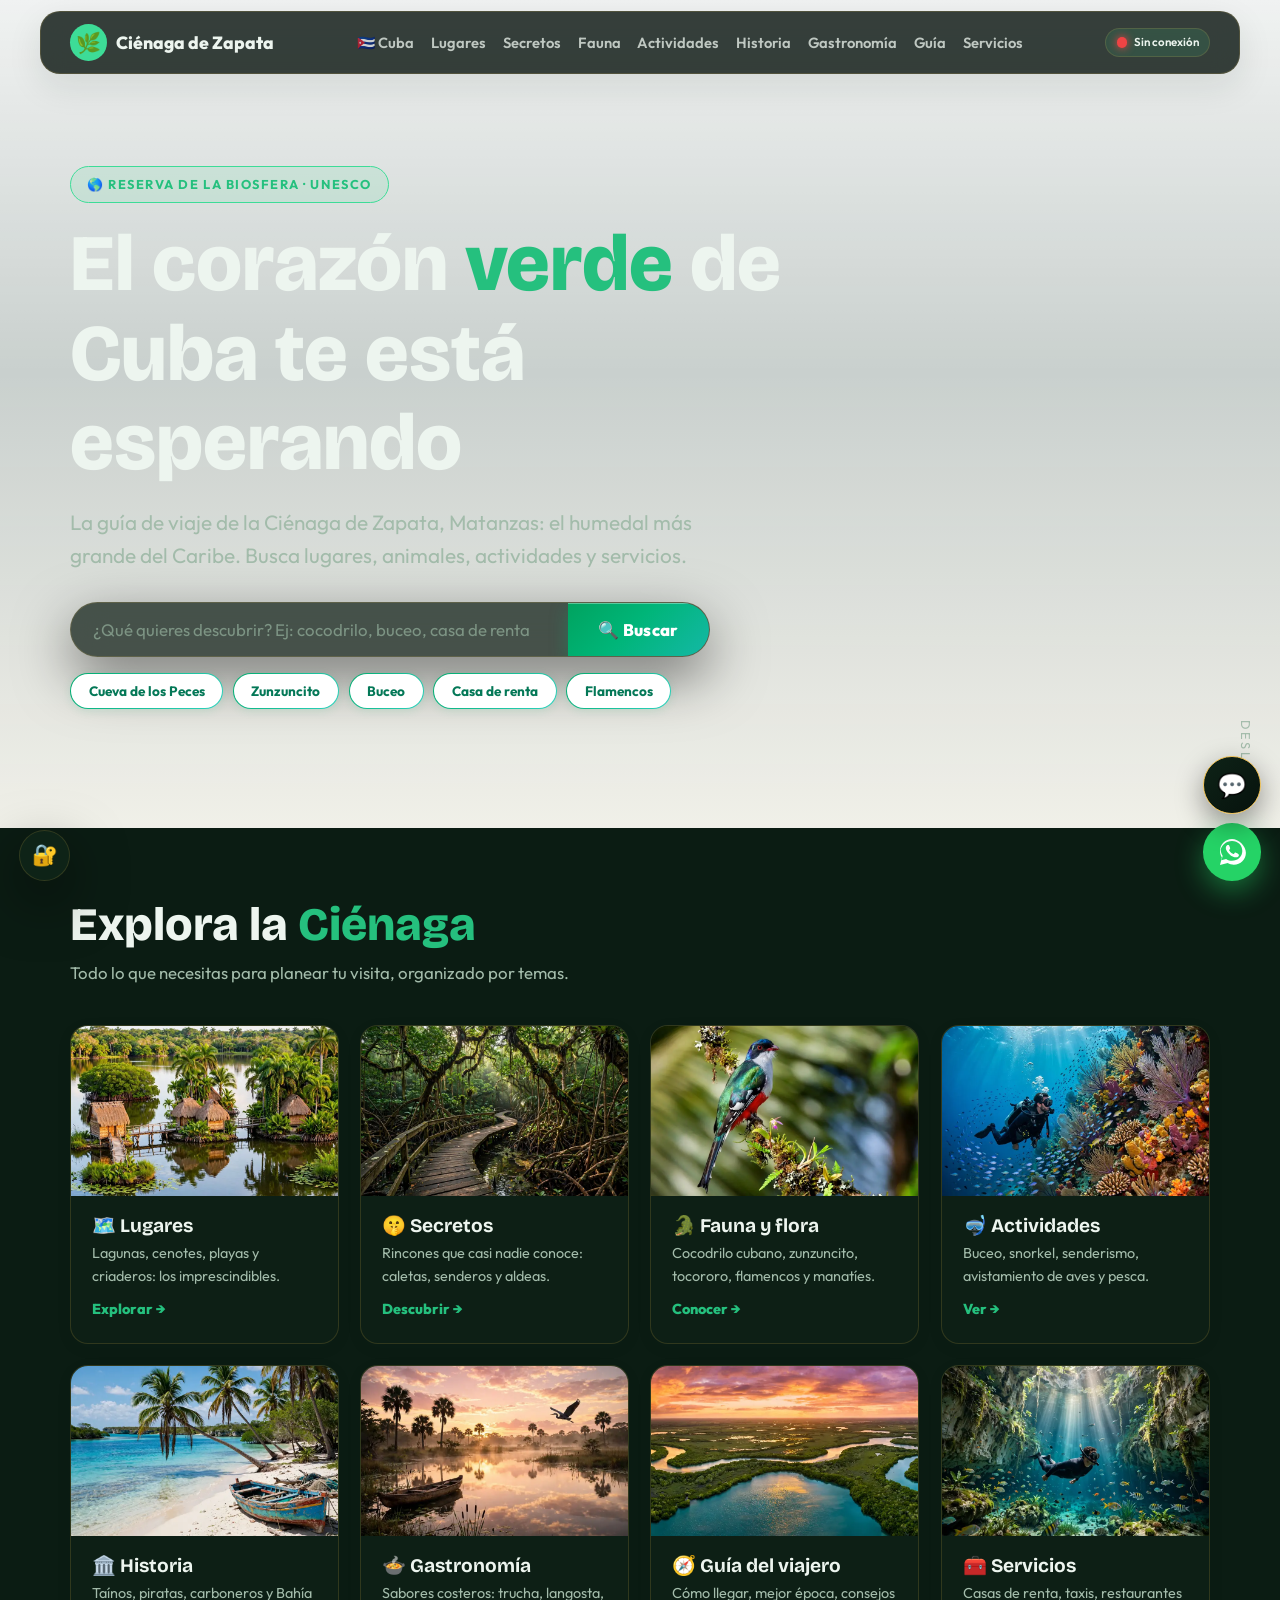
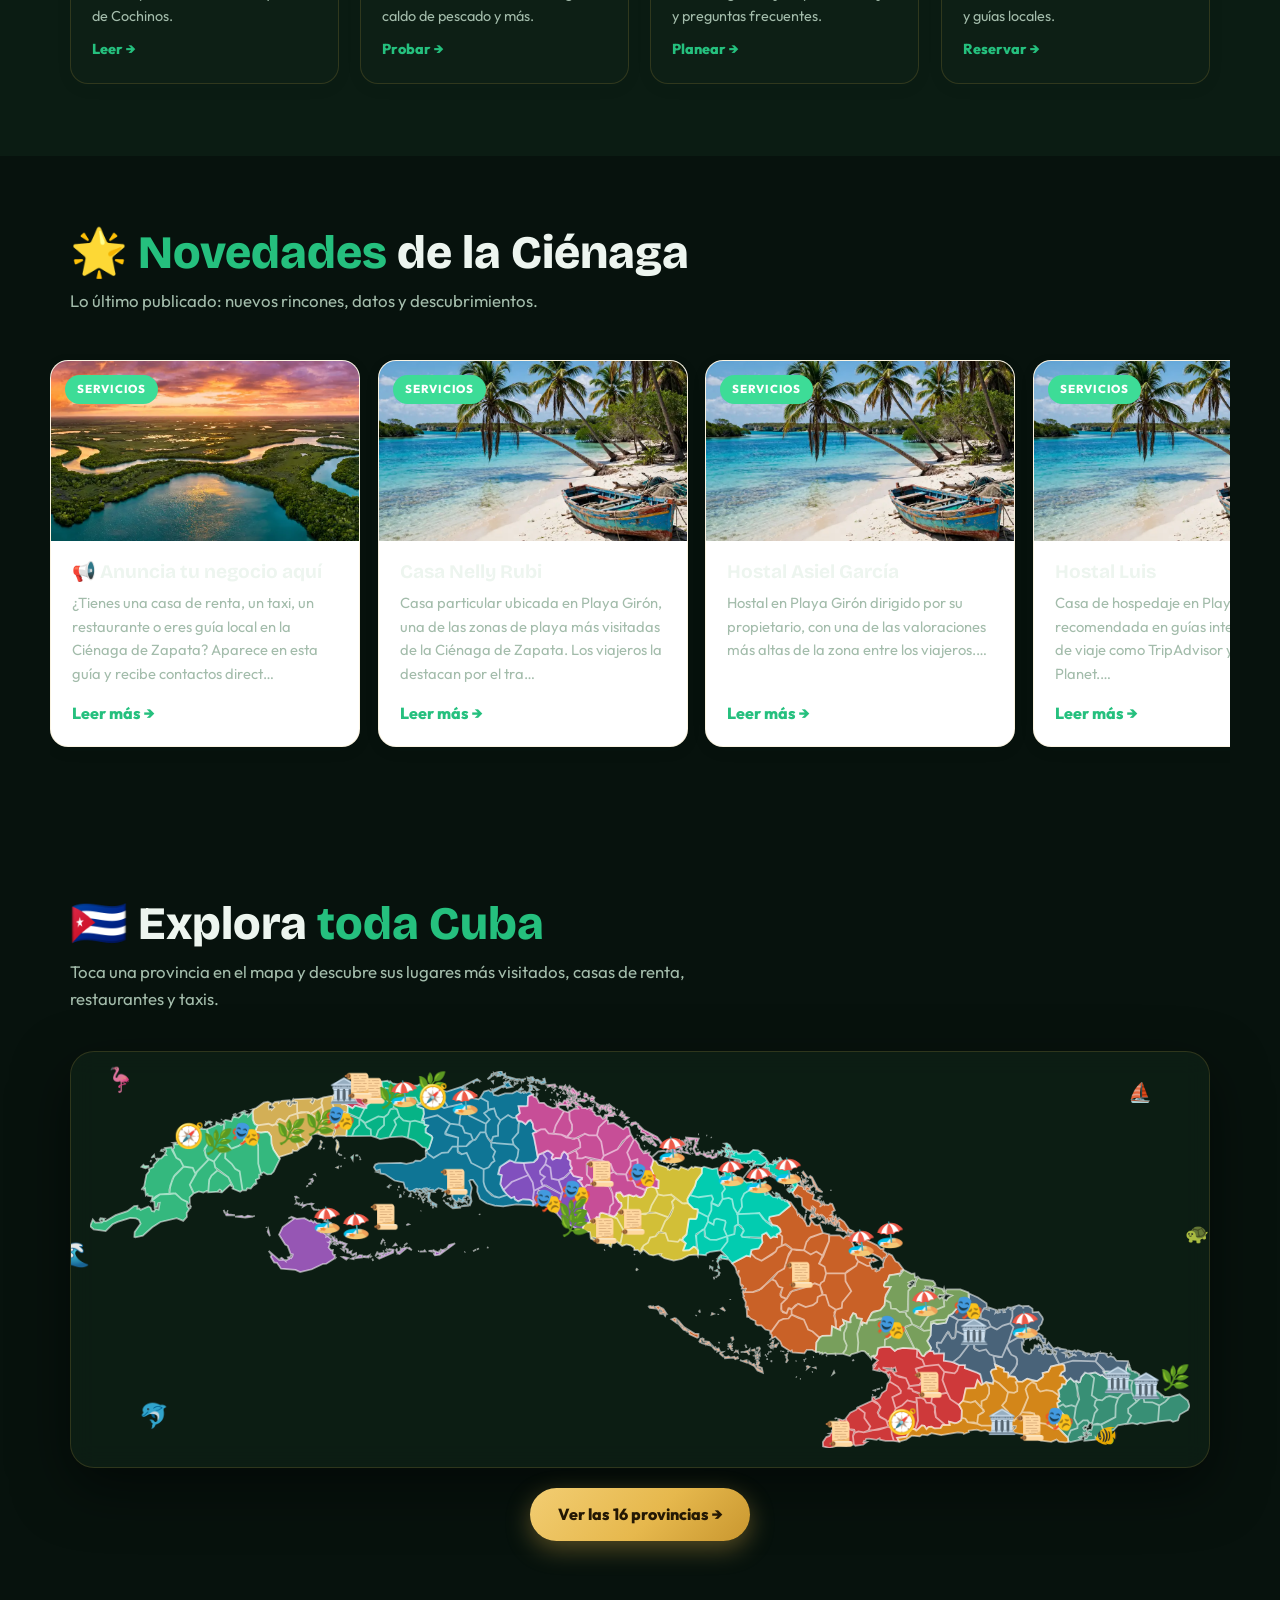
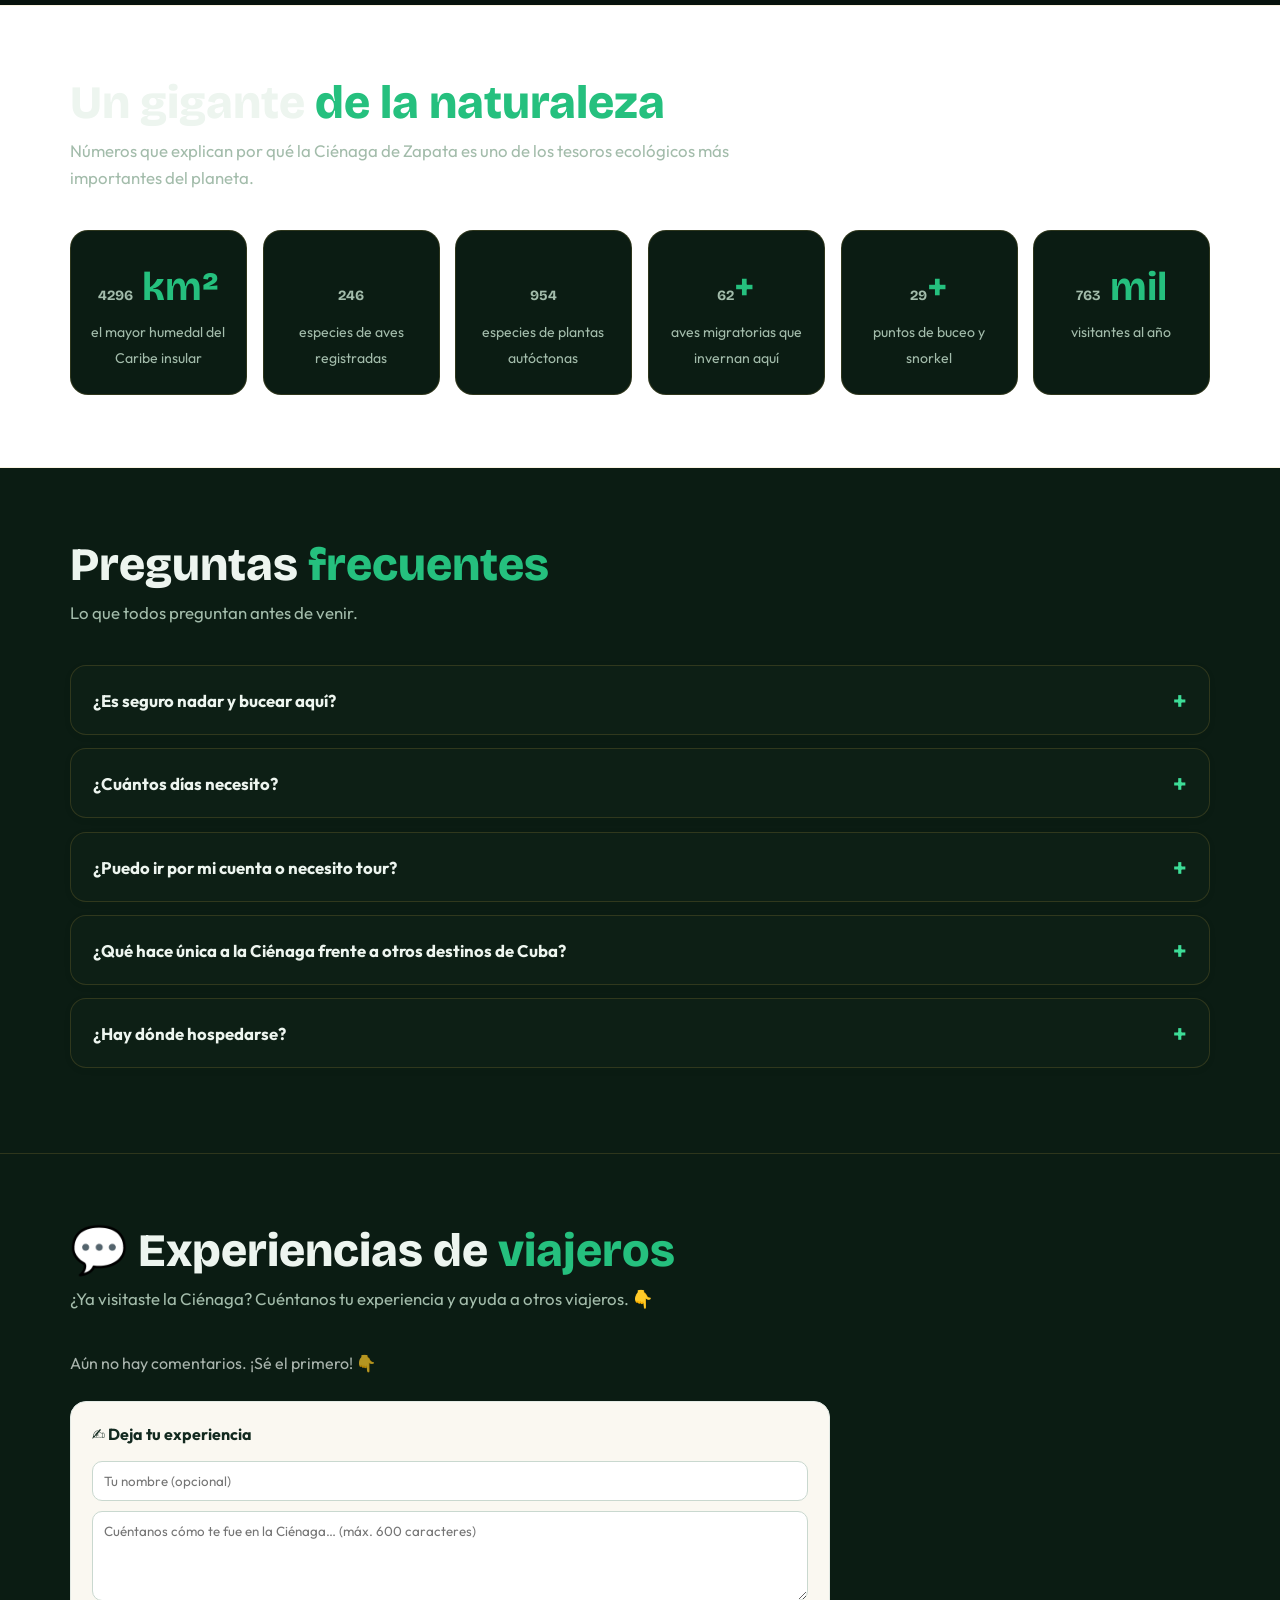
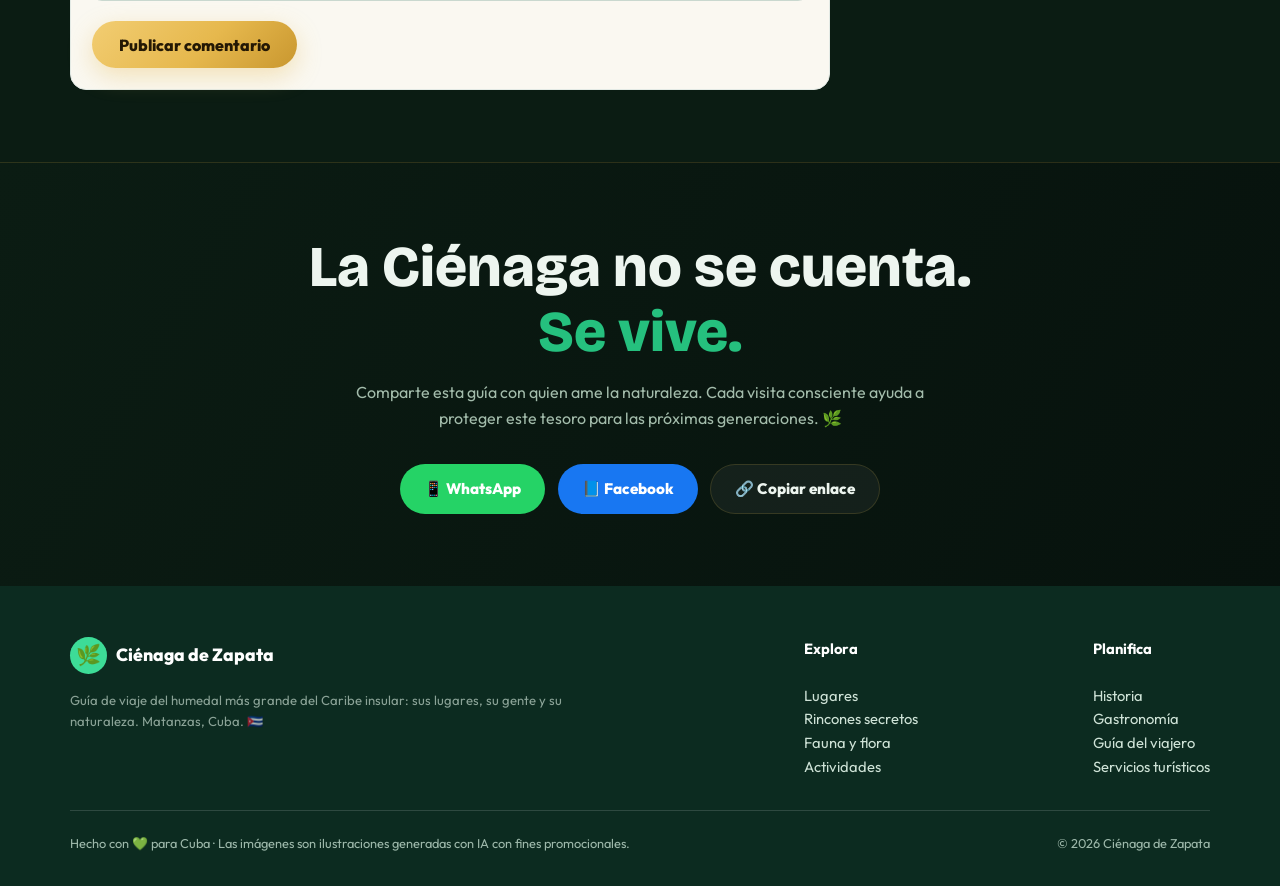
<file: index.html>
<!DOCTYPE html>
<html lang="es">
<head>
<meta charset="UTF-8">
<meta name="viewport" content="width=device-width, initial-scale=1.0">
<title>Ciénaga de Zapata · El corazón verde de Cuba</title>
<meta name="description" content="Guía de viaje de la Ciénaga de Zapata en Matanzas, Cuba: el humedal más grande del Caribe. Lugares, secretos, fauna, actividades, historia, gastronomía y servicios turísticos.">
<meta property="og:title" content="Ciénaga de Zapata · El corazón verde de Cuba 🌿">
<meta property="og:description" content="El humedal más grande del Caribe te espera: cenotes cristalinos, cocodrilos, el ave más pequeña del mundo y rincones que casi nadie conoce.">
<meta property="og:image" content="https://roygarcialeonardo.github.io/cienaga-de-zapata/img/hero-humedal.webp">
<meta property="og:url" content="https://roygarcialeonardo.github.io/cienaga-de-zapata/">
<meta property="og:type" content="website">
<meta name="twitter:card" content="summary_large_image">
<script type="application/ld+json">
{"@context":"https://schema.org","@type":"TouristDestination","name":"Ciénaga de Zapata","description":"El humedal más grande del Caribe insular, Reserva de la Biosfera UNESCO en Matanzas, Cuba.","address":{"@type":"PostalAddress","addressRegion":"Matanzas","addressCountry":"CU"}}
</script>
<link rel="preconnect" href="https://fonts.googleapis.com">
<link rel="preconnect" href="https://fonts.gstatic.com" crossorigin>
<link href="https://fonts.googleapis.com/css2?family=Bricolage+Grotesque:opsz,wght@12..96,300..800&family=Outfit:wght@300..800&display=swap" rel="stylesheet">
<link rel="stylesheet" href="estilos.css">
<link rel="manifest" href="manifest.json">
<meta name="theme-color" content="#00aa6c">
<link rel="apple-touch-icon" href="img/apple-touch-icon.png">

</head>
<body>
<nav>
  <div class="nav-in">
    <a class="logo" href="#inicio"><span class="mark">🌿</span> Ciénaga de Zapata</a>
    <div class="nav-links">
      <a href="provincias.html">🇨🇺 Cuba</a><a href="lugares.html">Lugares</a><a href="secretos.html">Secretos</a><a href="fauna-flora.html">Fauna</a>
      <a href="actividades.html">Actividades</a><a href="historia.html">Historia</a><a href="gastronomia.html">Gastronomía</a>
      <a href="guia.html">Guía</a><a href="servicios.html">Servicios</a>
    </div>
    <span id="connBadge" class="conn-badge" title="Estado de la conexión"><span id="connDot" class="conn-dot"></span><span id="connText">···</span></span>
  </div>
</nav>

<header class="hero" id="inicio">
  <div class="wrap hero-in">
    <span class="kicker rv">🌎 Reserva de la Biosfera · UNESCO</span>
    <h1 class="rv rv-d1">El corazón <span class="grad">verde</span> de Cuba te está esperando</h1>
    <p class="lead rv rv-d2">La guía de viaje de la Ciénaga de Zapata, Matanzas: el humedal más grande del Caribe. Busca lugares, animales, actividades y servicios.</p>
    <div class="home-buscar rv rv-d3">
      <input type="search" id="homeBuscar" placeholder="¿Qué quieres descubrir? Ej: cocodrilo, buceo, casa de renta…" aria-label="Buscar en la guía">
      <button type="button" id="homeBuscarBtn">🔍 Buscar</button>
    </div>
    <div class="home-hints rv rv-d3">
      <button type="button">Cueva de los Peces</button>
      <button type="button">Zunzuncito</button>
      <button type="button">Buceo</button>
      <button type="button">Casa de renta</button>
      <button type="button">Flamencos</button>
    </div>
    <div id="homeResultados"></div>
  </div>
  <span class="scroll-hint">desliza ↓</span>
</header>

<section class="categorias" id="explora">
  <div class="wrap">
    <h2 class="sec-title rv">Explora la <span class="grad">Ciénaga</span></h2>
    <p class="sec-sub rv">Todo lo que necesitas para planear tu visita, organizado por temas.</p>
    <div class="cat-grid">
      <a class="cat-card rv" href="lugares.html">
        <div class="ph"><img src="img/laguna-guama.webp" alt="Laguna del Tesoro" loading="lazy"></div>
        <div class="body"><h3>🗺️ Lugares</h3><p>Lagunas, cenotes, playas y criaderos: los imprescindibles.</p><span class="ver">Explorar →</span></div></a>
      <a class="cat-card rv rv-d1" href="secretos.html">
        <div class="ph"><img src="img/sendero-manglar.webp" alt="Sendero entre manglares" loading="lazy"></div>
        <div class="body"><h3>🤫 Secretos</h3><p>Rincones que casi nadie conoce: caletas, senderos y aldeas.</p><span class="ver">Descubrir →</span></div></a>
      <a class="cat-card rv rv-d2" href="fauna-flora.html">
        <div class="ph"><img src="img/tocororo.webp" alt="Tocororo" loading="lazy"></div>
        <div class="body"><h3>🐊 Fauna y flora</h3><p>Cocodrilo cubano, zunzuncito, tocororo, flamencos y manatíes.</p><span class="ver">Conocer →</span></div></a>
      <a class="cat-card rv" href="actividades.html">
        <div class="ph"><img src="img/buceo-arrecife.webp" alt="Buceo en arrecife" loading="lazy"></div>
        <div class="body"><h3>🤿 Actividades</h3><p>Buceo, snorkel, senderismo, avistamiento de aves y pesca.</p><span class="ver">Ver →</span></div></a>
      <a class="cat-card rv rv-d1" href="historia.html">
        <div class="ph"><img src="img/playa-giron.webp" alt="Playa Girón" loading="lazy"></div>
        <div class="body"><h3>🏛️ Historia</h3><p>Taínos, piratas, carboneros y Bahía de Cochinos.</p><span class="ver">Leer →</span></div></a>
      <a class="cat-card rv rv-d2" href="gastronomia.html">
        <div class="ph"><img src="img/amanecer-laguna.webp" alt="Amanecer en la laguna" loading="lazy"></div>
        <div class="body"><h3>🍲 Gastronomía</h3><p>Sabores costeros: trucha, langosta, caldo de pescado y más.</p><span class="ver">Probar →</span></div></a>
      <a class="cat-card rv" href="guia.html">
        <div class="ph"><img src="img/hero-humedal.webp" alt="Humedal al atardecer" loading="lazy"></div>
        <div class="body"><h3>🧭 Guía del viajero</h3><p>Cómo llegar, mejor época, consejos y preguntas frecuentes.</p><span class="ver">Planear →</span></div></a>
      <a class="cat-card rv rv-d1" href="servicios.html">
        <div class="ph"><img src="img/cueva-peces.webp" alt="Cueva de los Peces" loading="lazy"></div>
        <div class="body"><h3>🧰 Servicios</h3><p>Casas de renta, taxis, restaurantes y guías locales.</p><span class="ver">Reservar →</span></div></a>
    </div>
  </div>
</section>

<section class="novedades">
  <div class="wrap">
    <h2 class="sec-title rv">🌟 <span class="grad">Novedades</span> de la Ciénaga</h2>
    <p class="sec-sub rv">Lo último publicado: nuevos rincones, datos y descubrimientos.</p>
    <div class="nov-grid cards" id="novedades"></div>
  </div>
</section>

<section class="home-cuba">
  <div class="wrap">
    <h2 class="sec-title rv">🇨🇺 Explora <span class="grad">toda Cuba</span></h2>
    <p class="sec-sub rv">Toca una provincia en el mapa y descubre sus lugares más visitados, casas de renta, restaurantes y taxis.</p>
    <div id="homeMapaCuba" class="cuba-mapa rv" role="img" aria-label="Mapa interactivo de Cuba"><p style="opacity:.7">Cargando mapa…</p></div>
    <div class="home-cuba-cta rv"><a class="btn btn-sol" href="provincias.html">Ver las 16 provincias →</a></div>
  </div>
</section>

<section class="stats">
  <div class="wrap">
    <h2 class="sec-title rv">Un gigante <span class="grad">de la naturaleza</span></h2>
    <p class="sec-sub rv">Números que explican por qué la Ciénaga de Zapata es uno de los tesoros ecológicos más importantes del planeta.</p>
    <div class="grid-stats">
      <div class="stat rv"><b><span class="count" data-to="4500">0</span> km²</b><span>el mayor humedal del Caribe insular</span></div>
      <div class="stat rv rv-d1"><b><span class="count" data-to="258">0</span></b><span>especies de aves registradas</span></div>
      <div class="stat rv rv-d2"><b><span class="count" data-to="1000">0</span></b><span>especies de plantas autóctonas</span></div>
      <div class="stat rv rv-d3"><b><span class="count" data-to="65">0</span>+</b><span>aves migratorias que invernan aquí</span></div>
      <div class="stat rv"><b><span class="count" data-to="30">0</span>+</b><span>puntos de buceo y snorkel</span></div>
      <div class="stat rv rv-d1"><b><span class="count" data-to="800">0</span> mil</b><span>visitantes al año</span></div>
    </div>
  </div>
</section>

<section class="faq">
  <div class="wrap">
    <h2 class="sec-title rv">Preguntas <span class="grad">frecuentes</span></h2>
    <p class="sec-sub rv">Lo que todos preguntan antes de venir.</p>
    <div class="faq-item rv"><button class="faq-q">¿Es seguro nadar y bucear aquí? <span class="plus">+</span></button>
      <div class="faq-a"><p>Sí. Los puntos de baño y buceo (Cueva de los Peces, Caleta Buena, Punta Perdiz, playas) son zonas habilitadas y vigiladas. Los cocodrilos viven en zonas delimitadas como el criadero y áreas del interior, no en las playas turísticas.</p></div></div>
    <div class="faq-item rv"><button class="faq-q">¿Cuántos días necesito? <span class="plus">+</span></button>
      <div class="faq-a"><p>Con 2–3 días ves lo esencial: un día de mar (buceo/snorkel + Playa Girón), un día de laguna (Guamá + criadero) y medio día de senderos o Salinas. Si amas las aves o el buceo, quédate una semana: no te arrepentirás.</p></div></div>
    <div class="faq-item rv"><button class="faq-q">¿Puedo ir por mi cuenta o necesito tour? <span class="plus">+</span></button>
      <div class="faq-a"><p>Puedes ir por tu cuenta en carro u ómnibus Viazul, pero para senderos, avistamiento de aves y cuevas necesitas guía local obligatorio (además de que ellos conocen los rincones secretos). Los tours desde La Habana y Varadero lo incluyen todo.</p></div></div>
    <div class="faq-item rv"><button class="faq-q">¿Qué hace única a la Ciénaga frente a otros destinos de Cuba? <span class="plus">+</span></button>
      <div class="faq-a"><p>Es el único lugar donde en un mismo día puedes bucear en un cenote, almorzar junto a cocodrilos, ver el ave más pequeña del mundo y terminar en una playa caribeña con historia. Ningún otro destino cubano concentra tanta naturaleza, historia y aventura juntas.</p></div></div>
    <div class="faq-item rv"><button class="faq-q">¿Hay dónde hospedarse? <span class="plus">+</span></button>
      <div class="faq-a"><p>Sí: el Hotel Guamá (cabañas palafíticas sobre la laguna), hoteles en Playa Larga y Playa Girón, y casas de renta en los poblados. <a href="servicios.html" style="color:var(--verde-d);font-weight:700">Mira las opciones en Servicios</a> y reserva con tiempo en temporada alta (diciembre–abril).</p></div></div>
  </div>
</section>

<section class="experiencias" id="experiencias">
  <div class="wrap">
    <h2 class="sec-title rv">💬 Experiencias de <span class="grad">viajeros</span></h2>
    <p class="sec-sub rv">¿Ya visitaste la Ciénaga? Cuéntanos tu experiencia y ayuda a otros viajeros. 👇</p>
    <div id="comments" class="rv"></div>
  </div>
</section>

<section class="cta-final">
  <div class="wrap">
    <h2 class="big rv">La Ciénaga no se cuenta.<br><span class="grad">Se vive.</span></h2>
    <p class="rv" style="color:var(--muted);max-width:52ch;margin:0 auto 2rem">Comparte esta guía con quien ame la naturaleza. Cada visita consciente ayuda a proteger este tesoro para las próximas generaciones. 🌿</p>
    <div class="share-row rv">
      <a class="share-btn share-wa" href="https://wa.me/?text=%F0%9F%8C%BF%20Descubre%20la%20Ci%C3%A9naga%20de%20Zapata%2C%20el%20coraz%C3%B3n%20verde%20de%20Cuba%3A%20https%3A%2F%2Froygarcialeonardo.github.io%2Fcienaga-de-zapata%2F" target="_blank" rel="noopener">📱 WhatsApp</a>
      <a class="share-btn share-fb" href="https://www.facebook.com/sharer/sharer.php?u=https%3A%2F%2Froygarcialeonardo.github.io%2Fcienaga-de-zapata%2F" target="_blank" rel="noopener">📘 Facebook</a>
      <button class="share-btn share-copy" id="copyLink">🔗 Copiar enlace</button>
    </div>
  </div>
</section>

<a class="wa-float" href="https://wa.me/?text=%F0%9F%8C%BF%20Descubre%20la%20Ci%C3%A9naga%20de%20Zapata%2C%20el%20coraz%C3%B3n%20verde%20de%20Cuba%3A%20https%3A%2F%2Froygarcialeonardo.github.io%2Fcienaga-de-zapata%2F" target="_blank" rel="noopener" title="Compartir por WhatsApp" aria-label="Compartir por WhatsApp">
<svg viewBox="0 0 32 32"><path d="M16 3C9.4 3 4 8.4 4 15c0 2.4.7 4.6 1.9 6.5L4 29l7.7-1.9c1.8 1 3.9 1.6 6.1 1.6h.1c6.6 0 12-5.4 12-12S22.6 3 16 3zm0 21.8c-2 0-3.9-.5-5.5-1.5l-.4-.2-4.6 1.1 1.2-4.4-.3-.4c-1.1-1.7-1.7-3.7-1.7-5.8C5.7 9.3 10 5 16 5s10.3 4.3 10.3 10c0 5.7-4.6 9.8-10.3 9.8zm5.6-7.3c-.3-.2-1.8-.9-2.1-1-.3-.1-.5-.2-.7.2-.2.3-.8 1-.9 1.2-.2.2-.3.2-.6.1-.3-.2-1.3-.5-2.4-1.5-.9-.8-1.5-1.8-1.7-2.1-.2-.3 0-.5.1-.6l.5-.6c.2-.2.2-.3.3-.6.1-.2 0-.4 0-.6-.1-.2-.7-1.8-1-2.4-.3-.6-.5-.6-.7-.6h-.6c-.2 0-.6.1-.9.4-.3.3-1.1 1.1-1.1 2.7s1.2 3.1 1.3 3.4c.2.2 2.3 3.6 5.6 5 .8.3 1.4.5 1.9.7.8.2 1.5.2 2 .1.6-.1 1.8-.7 2.1-1.4.3-.7.3-1.3.2-1.4-.1-.1-.3-.2-.6-.3z"/></svg></a>

<footer>
  <div class="wrap">
    <div class="foot-grid">
      <div><a class="logo" href="#inicio"><span class="mark">🌿</span> Ciénaga de Zapata</a>
        <p class="nota">Guía de viaje del humedal más grande del Caribe insular: sus lugares, su gente y su naturaleza. Matanzas, Cuba. 🇨🇺</p></div>
      <div><b>Explora</b><br><br>
        <a href="lugares.html" style="text-decoration:none">Lugares</a><br>
        <a href="secretos.html" style="text-decoration:none">Rincones secretos</a><br>
        <a href="fauna-flora.html" style="text-decoration:none">Fauna y flora</a><br>
        <a href="actividades.html" style="text-decoration:none">Actividades</a></div>
      <div><b>Planifica</b><br><br>
        <a href="historia.html" style="text-decoration:none">Historia</a><br>
        <a href="gastronomia.html" style="text-decoration:none">Gastronomía</a><br>
        <a href="guia.html" style="text-decoration:none">Guía del viajero</a><br>
        <a href="servicios.html" style="text-decoration:none">Servicios turísticos</a></div>
    </div>
    <div class="foot-bottom">
      <span>Hecho con 💚 para Cuba · Las imágenes son ilustraciones generadas con IA con fines promocionales.</span>
      <span>© 2026 Ciénaga de Zapata</span>
    </div>
  </div>
</footer>

<script src="config.js"></script>
<script src="sitio.js"></script>
<script src="mapas.js"></script>
<script src="cuba.js"></script>
<script src="comments.js"></script>
<script src="admin.js"></script>
<script>
// Reveal on scroll
const io=new IntersectionObserver(es=>es.forEach(e=>{if(e.isIntersecting){e.target.classList.add('vis');io.unobserve(e.target)}}),{threshold:.12});
document.querySelectorAll('.rv').forEach(el=>io.observe(el));
// Animated counters
const cio=new IntersectionObserver(es=>es.forEach(e=>{
  if(!e.isIntersecting)return;cio.unobserve(e.target);
  const el=e.target,to=+el.dataset.to,t0=performance.now(),dur=1600;
  (function tick(t){const p=Math.min((t-t0)/dur,1),v=Math.round(to*(1-Math.pow(1-p,3)));
    el.textContent=v.toLocaleString('es');if(p<1)requestAnimationFrame(tick)})(t0);
}),{threshold:.4});
document.querySelectorAll('.count').forEach(el=>cio.observe(el));
// FAQ accordion
document.querySelectorAll('.faq-q').forEach(q=>q.addEventListener('click',()=>{
  const item=q.parentElement,a=item.querySelector('.faq-a'),open=item.classList.contains('open');
  document.querySelectorAll('.faq-item.open').forEach(i=>{i.classList.remove('open');i.querySelector('.faq-a').style.maxHeight=null});
  if(!open){item.classList.add('open');a.style.maxHeight=a.scrollHeight+'px'}
}));
// Copy link
const cp=document.getElementById('copyLink');
if(cp)cp.addEventListener('click',async()=>{
  try{await navigator.clipboard.writeText(location.href);cp.textContent='✅ ¡Enlace copiado!'}
  catch(e){cp.textContent='🔗 '+location.href}
  setTimeout(()=>cp.textContent='🔗 Copiar enlace',2200);
});
</script>
</body>
</html>
</file>
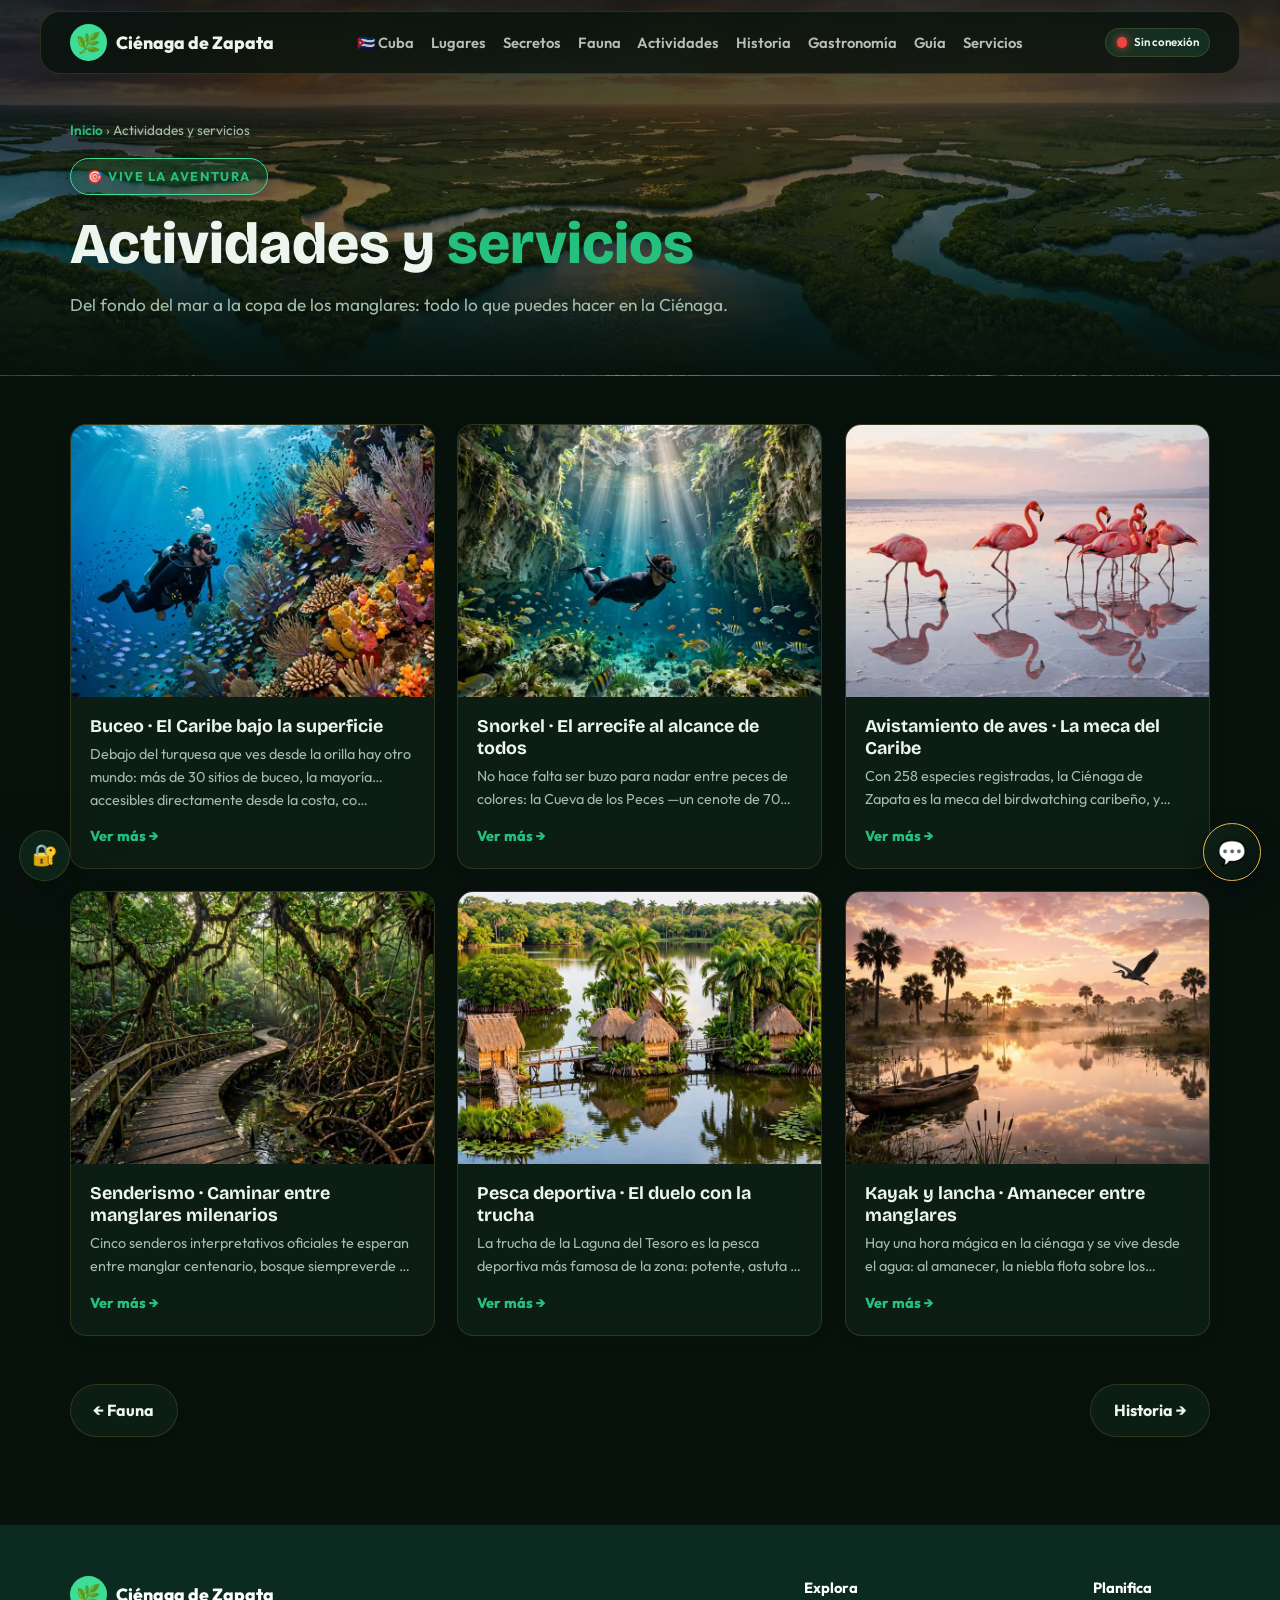
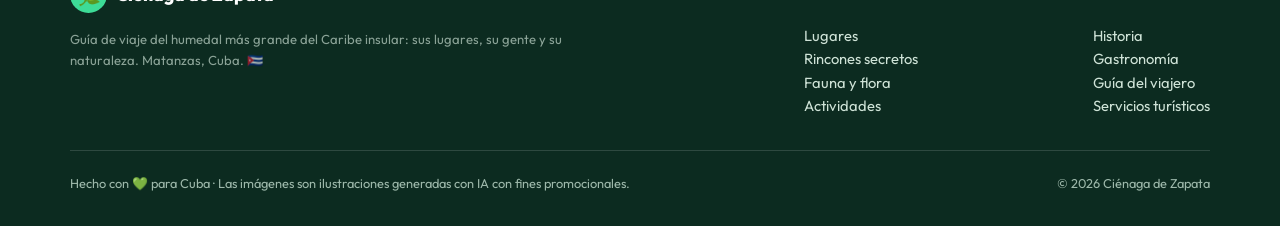
<file: actividades.html>
<!DOCTYPE html>
<html lang="es">
<head>
<meta charset="UTF-8">
<meta name="viewport" content="width=device-width, initial-scale=1.0">
<title>Actividades y servicios | Ciénaga de Zapata</title>
<meta name="description" content="Qué hacer en la Ciénaga de Zapata: buceo, snorkel, avistamiento de aves, senderismo, pesca deportiva y kayak.">
<link rel="canonical" href="https://roygarcialeonardo.github.io/cienaga-de-zapata/actividades.html">
<meta property="og:title" content="Actividades y servicios | Ciénaga de Zapata 🌿">
<meta property="og:description" content="Qué hacer en la Ciénaga de Zapata: buceo, snorkel, avistamiento de aves, senderismo, pesca deportiva y kayak.">
<meta property="og:image" content="https://roygarcialeonardo.github.io/cienaga-de-zapata/img/buceo-arrecife.webp">
<meta property="og:url" content="https://roygarcialeonardo.github.io/cienaga-de-zapata/actividades.html">
<meta property="og:type" content="article">
<meta name="twitter:card" content="summary_large_image">
<link rel="preconnect" href="https://fonts.googleapis.com">
<link rel="preconnect" href="https://fonts.gstatic.com" crossorigin>
<link href="https://fonts.googleapis.com/css2?family=Bricolage+Grotesque:opsz,wght@12..96,300..800&family=Outfit:wght@300..800&display=swap" rel="stylesheet">
<link rel="stylesheet" href="estilos.css">
<link rel="manifest" href="manifest.json">
<meta name="theme-color" content="#00aa6c">
<link rel="apple-touch-icon" href="img/apple-touch-icon.png">

<script type="application/ld+json">
{"@context":"https://schema.org","@type":"BreadcrumbList","itemListElement":[{"@type":"ListItem","position":1,"name":"Inicio","item":"https://roygarcialeonardo.github.io/cienaga-de-zapata/"},{"@type":"ListItem","position":2,"name":"Actividades y servicios","item":"https://roygarcialeonardo.github.io/cienaga-de-zapata/actividades.html"}]}
</script>
</head>
<body>
<nav>
  <div class="nav-in">
    <a class="logo" href="index.html"><span class="mark">🌿</span> Ciénaga de Zapata</a>
    <div class="nav-links">
      <a href="provincias.html">🇨🇺 Cuba</a><a href="lugares.html">Lugares</a><a href="secretos.html">Secretos</a><a href="fauna-flora.html">Fauna</a>
      <a href="actividades.html">Actividades</a><a href="historia.html">Historia</a><a href="gastronomia.html">Gastronomía</a><a href="guia.html">Guía</a><a href="servicios.html">Servicios</a>
    </div>
    <span id="connBadge" class="conn-badge" title="Estado de la conexión"><span id="connDot" class="conn-dot"></span><span id="connText">···</span></span>
  </div>
</nav>
<header class="page-hero"><div class="wrap">
  <div class="crumbs"><a href="index.html">Inicio</a> › Actividades y servicios</div>
  <span class="kicker">🎯 Vive la aventura</span>
  <h1>Actividades y <span class='grad'>servicios</span></h1>
  <p class="intro">Del fondo del mar a la copa de los manglares: todo lo que puedes hacer en la Ciénaga.</p>
</div></header>
<main><section style="padding-top:3rem"><div class="wrap">
<div class="toc"><b>📑 En esta página</b><ul id="tocList"><li>Cargando…</li></ul></div>
<div id="fichas"><p style="opacity:.7">Cargando contenido…</p></div>
<noscript><p>Activa JavaScript para ver el contenido de esta página.</p></noscript>
<div class="pag-nav"><a href="fauna-flora.html">← Fauna</a><a href="historia.html">Historia →</a></div>
</div></section></main>
<footer>
  <div class="wrap">
    <div class="foot-grid">
      <div><a class="logo" href="index.html"><span class="mark">🌿</span> Ciénaga de Zapata</a>
        <p class="nota">Guía de viaje del humedal más grande del Caribe insular: sus lugares, su gente y su naturaleza. Matanzas, Cuba. 🇨🇺</p></div>
      <div><b>Explora</b><br><br>
        <a href="lugares.html" style="text-decoration:none">Lugares</a><br>
        <a href="secretos.html" style="text-decoration:none">Rincones secretos</a><br>
        <a href="fauna-flora.html" style="text-decoration:none">Fauna y flora</a><br>
        <a href="actividades.html" style="text-decoration:none">Actividades</a></div>
      <div><b>Planifica</b><br><br>
        <a href="historia.html" style="text-decoration:none">Historia</a><br>
        <a href="gastronomia.html" style="text-decoration:none">Gastronomía</a><br>
        <a href="guia.html" style="text-decoration:none">Guía del viajero</a><br>
        <a href="servicios.html" style="text-decoration:none">Servicios turísticos</a></div>
    </div>
    <div class="foot-bottom">
      <span>Hecho con 💚 para Cuba · Las imágenes son ilustraciones generadas con IA con fines promocionales.</span>
      <span>© 2026 Ciénaga de Zapata</span>
    </div>
  </div>
</footer>
<script src="config.js"></script>
<script>const PAGINA="actividades";</script>
<script src="sitio.js"></script>
<script src="admin.js"></script>
<script>
const io=new IntersectionObserver(es=>es.forEach(e=>{if(e.isIntersecting){e.target.classList.add('vis');io.unobserve(e.target)}}),{threshold:.1});
document.querySelectorAll('.rv').forEach(el=>io.observe(el));
</script>
</body>
</html>
</file>
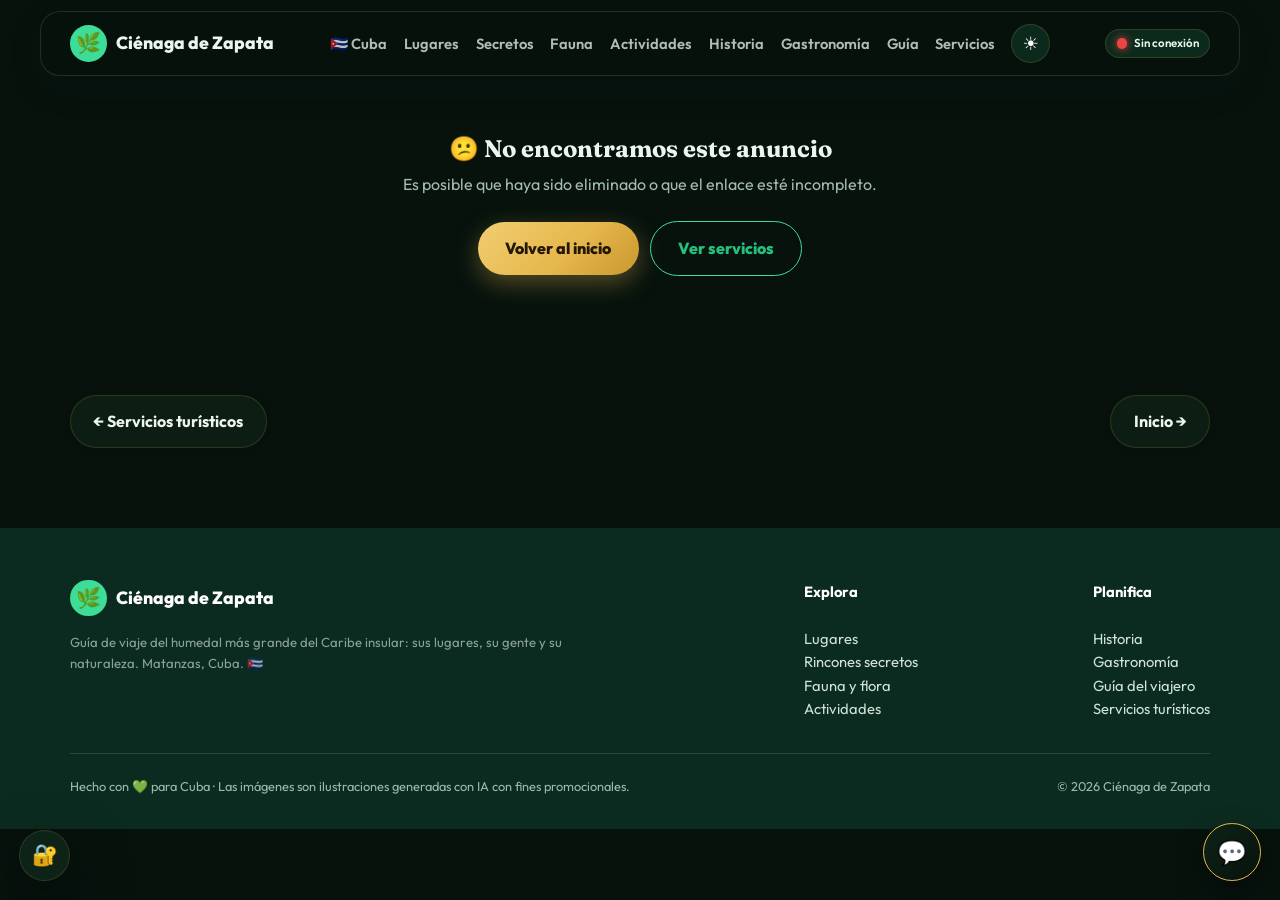
<file: detalle.html>
<!DOCTYPE html>
<html lang="es">
<head>
<meta charset="UTF-8">
<meta name="viewport" content="width=device-width, initial-scale=1.0">
<title>Detalle | Ciénaga de Zapata</title>
<meta name="description" content="Ficha detallada de un servicio turístico de la Ciénaga de Zapata: descripción, ubicación y solicitud de reserva por WhatsApp.">
<link rel="canonical" href="https://roygarcialeonardo.github.io/cienaga-de-zapata/detalle.html">
<meta property="og:title" content="Detalle | Ciénaga de Zapata 🌿">
<meta property="og:description" content="Ficha detallada de un servicio turístico de la Ciénaga de Zapata: descripción, ubicación y solicitud de reserva por WhatsApp.">
<meta property="og:image" content="https://roygarcialeonardo.github.io/cienaga-de-zapata/img/hero-humedal.webp">
<meta property="og:type" content="article">
<meta name="twitter:card" content="summary_large_image">
<link rel="preconnect" href="https://fonts.googleapis.com">
<link rel="preconnect" href="https://fonts.gstatic.com" crossorigin>
<link href="https://fonts.googleapis.com/css2?family=Bricolage+Grotesque:opsz,wght@12..96,300..800&family=Fraunces:opsz,wght@9..144,400..700&family=Outfit:wght@300..800&display=swap" rel="stylesheet">
<link rel="stylesheet" href="estilos.css">
<script>try{document.documentElement.setAttribute('data-theme',localStorage.getItem('cz-theme')||'noche')}catch(e){document.documentElement.setAttribute('data-theme','noche')}</script>
<link rel="manifest" href="manifest.json">
<meta name="theme-color" content="#00aa6c">
<link rel="apple-touch-icon" href="img/apple-touch-icon.png">

</head>
<body>
<nav>
  <div class="nav-in">
    <a class="logo" href="index.html"><span class="mark">🌿</span> Ciénaga de Zapata</a>
    <div class="nav-links">
      <a href="provincias.html">🇨🇺 Cuba</a><a href="lugares.html">Lugares</a><a href="secretos.html">Secretos</a><a href="fauna-flora.html">Fauna</a>
      <a href="actividades.html">Actividades</a><a href="historia.html">Historia</a><a href="gastronomia.html">Gastronomía</a><a href="guia.html">Guía</a><a href="servicios.html">Servicios</a>
    </div>
    <button type="button" class="theme-toggle" data-theme-toggle aria-label="Cambiar tema">🌙</button>
    <span id="connBadge" class="conn-badge" title="Estado de la conexión"><span id="connDot" class="conn-dot"></span><span id="connText">···</span></span>
  </div>
</nav>
<main><section class="dt-wrap"><div class="wrap">
<div id="detalle"><p style="opacity:.7">Cargando…</p></div>
<noscript><p>Activa JavaScript para ver este anuncio.</p></noscript>
<div class="pag-nav"><a href="servicios.html">← Servicios turísticos</a><a href="index.html">Inicio →</a></div>
</div></section></main>
<footer>
  <div class="wrap">
    <div class="foot-grid">
      <div><a class="logo" href="index.html"><span class="mark">🌿</span> Ciénaga de Zapata</a>
        <p class="nota">Guía de viaje del humedal más grande del Caribe insular: sus lugares, su gente y su naturaleza. Matanzas, Cuba. 🇨🇺</p></div>
      <div><b>Explora</b><br><br>
        <a href="lugares.html" style="text-decoration:none">Lugares</a><br>
        <a href="secretos.html" style="text-decoration:none">Rincones secretos</a><br>
        <a href="fauna-flora.html" style="text-decoration:none">Fauna y flora</a><br>
        <a href="actividades.html" style="text-decoration:none">Actividades</a></div>
      <div><b>Planifica</b><br><br>
        <a href="historia.html" style="text-decoration:none">Historia</a><br>
        <a href="gastronomia.html" style="text-decoration:none">Gastronomía</a><br>
        <a href="guia.html" style="text-decoration:none">Guía del viajero</a><br>
        <a href="servicios.html" style="text-decoration:none">Servicios turísticos</a></div>
    </div>
    <div class="foot-bottom">
      <span>Hecho con 💚 para Cuba · Las imágenes son ilustraciones generadas con IA con fines promocionales.</span>
      <span>© 2026 Ciénaga de Zapata</span>
    </div>
  </div>
</footer>
<script src="config.js"></script>
<script>const DETALLE=true;</script>
<script src="qrcode.min.js"></script>
<script src="sitio.js"></script>
<script src="admin.js"></script>
<script>
const io=new IntersectionObserver(es=>es.forEach(e=>{if(e.isIntersecting){e.target.classList.add('vis');io.unobserve(e.target)}}),{threshold:.1});
document.querySelectorAll('.rv').forEach(el=>io.observe(el));
</script>
</body>
</html>
</file>
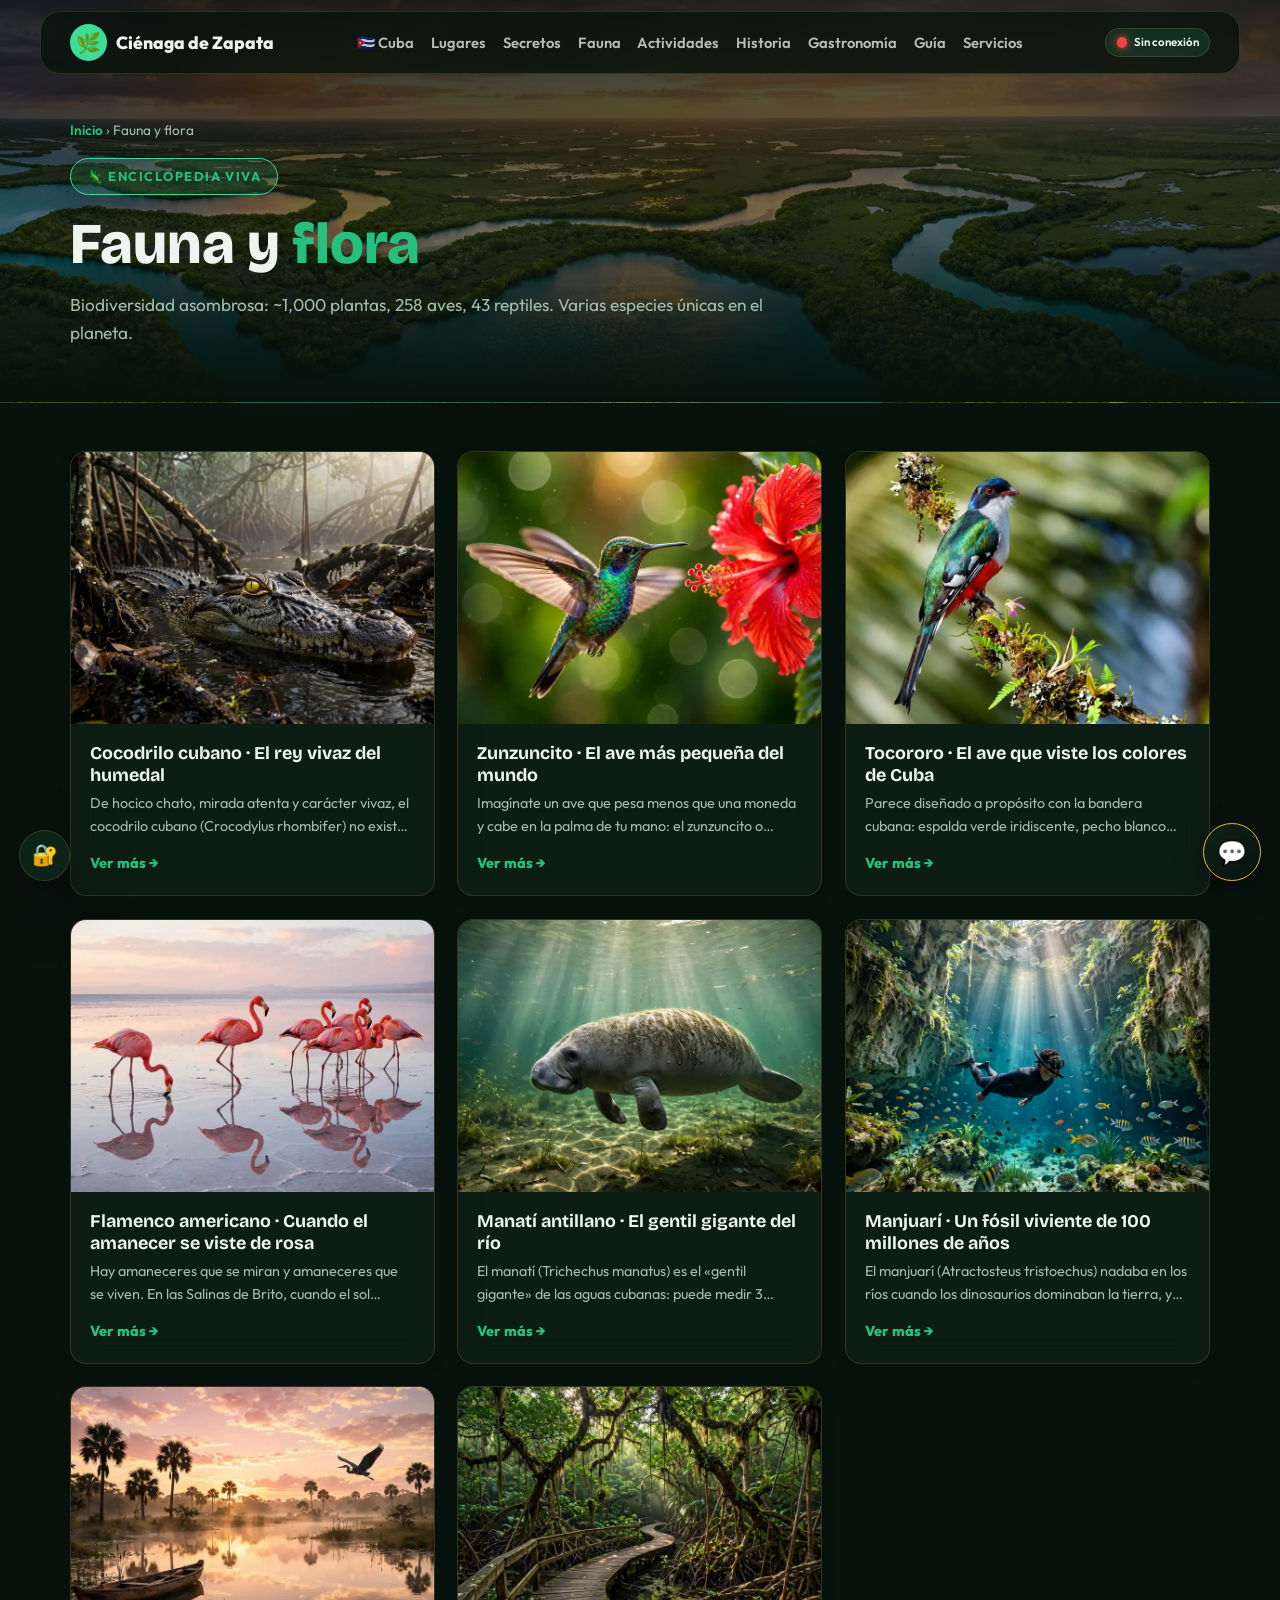
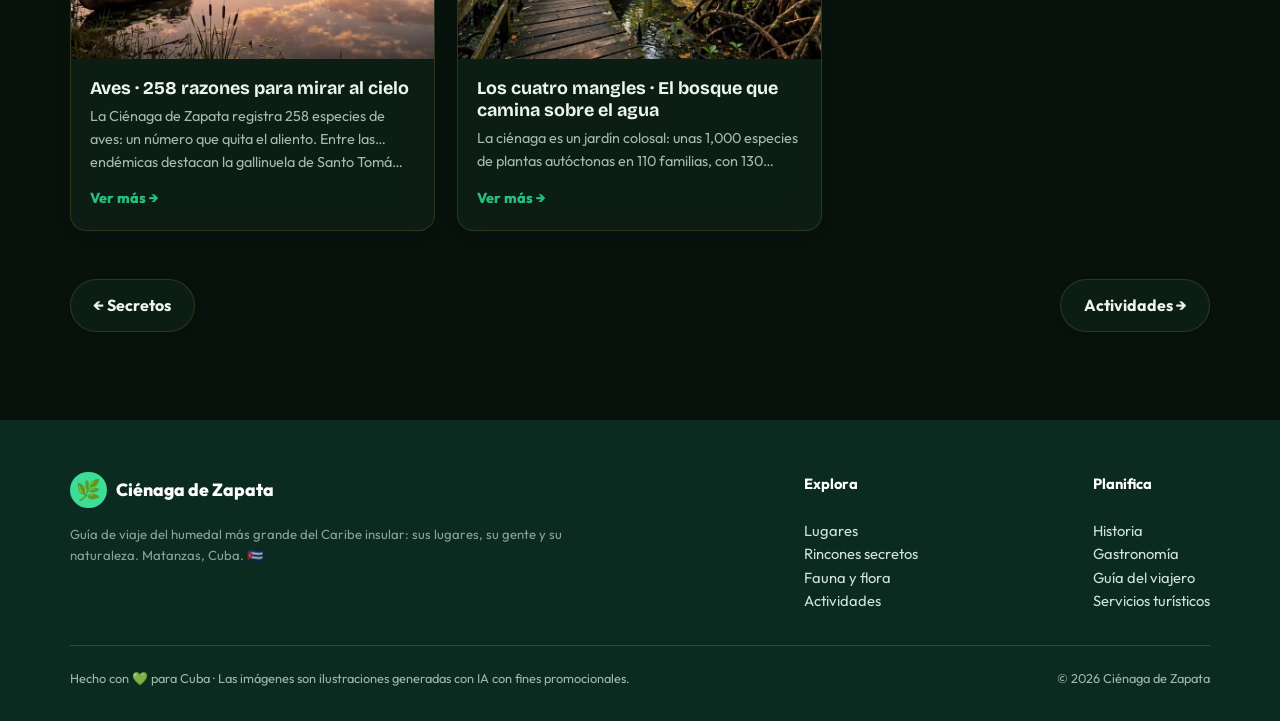
<file: fauna-flora.html>
<!DOCTYPE html>
<html lang="es">
<head>
<meta charset="UTF-8">
<meta name="viewport" content="width=device-width, initial-scale=1.0">
<title>Fauna y flora | Ciénaga de Zapata</title>
<meta name="description" content="Enciclopedia de la fauna y flora de la Ciénaga de Zapata: cocodrilo cubano, zunzuncito, tocororo, manatí, manjuarí y los cuatro mangles.">
<link rel="canonical" href="https://roygarcialeonardo.github.io/cienaga-de-zapata/fauna-flora.html">
<meta property="og:title" content="Fauna y flora | Ciénaga de Zapata 🌿">
<meta property="og:description" content="Enciclopedia de la fauna y flora de la Ciénaga de Zapata: cocodrilo cubano, zunzuncito, tocororo, manatí, manjuarí y los cuatro mangles.">
<meta property="og:image" content="https://roygarcialeonardo.github.io/cienaga-de-zapata/img/zunzuncito.webp">
<meta property="og:url" content="https://roygarcialeonardo.github.io/cienaga-de-zapata/fauna-flora.html">
<meta property="og:type" content="article">
<meta name="twitter:card" content="summary_large_image">
<link rel="preconnect" href="https://fonts.googleapis.com">
<link rel="preconnect" href="https://fonts.gstatic.com" crossorigin>
<link href="https://fonts.googleapis.com/css2?family=Bricolage+Grotesque:opsz,wght@12..96,300..800&family=Outfit:wght@300..800&display=swap" rel="stylesheet">
<link rel="stylesheet" href="estilos.css">
<link rel="manifest" href="manifest.json">
<meta name="theme-color" content="#00aa6c">
<link rel="apple-touch-icon" href="img/apple-touch-icon.png">

<script type="application/ld+json">
{"@context":"https://schema.org","@type":"BreadcrumbList","itemListElement":[{"@type":"ListItem","position":1,"name":"Inicio","item":"https://roygarcialeonardo.github.io/cienaga-de-zapata/"},{"@type":"ListItem","position":2,"name":"Fauna y flora","item":"https://roygarcialeonardo.github.io/cienaga-de-zapata/fauna-flora.html"}]}
</script>
</head>
<body>
<nav>
  <div class="nav-in">
    <a class="logo" href="index.html"><span class="mark">🌿</span> Ciénaga de Zapata</a>
    <div class="nav-links">
      <a href="provincias.html">🇨🇺 Cuba</a><a href="lugares.html">Lugares</a><a href="secretos.html">Secretos</a><a href="fauna-flora.html">Fauna</a>
      <a href="actividades.html">Actividades</a><a href="historia.html">Historia</a><a href="gastronomia.html">Gastronomía</a><a href="guia.html">Guía</a><a href="servicios.html">Servicios</a>
    </div>
    <span id="connBadge" class="conn-badge" title="Estado de la conexión"><span id="connDot" class="conn-dot"></span><span id="connText">···</span></span>
  </div>
</nav>
<header class="page-hero"><div class="wrap">
  <div class="crumbs"><a href="index.html">Inicio</a> › Fauna y flora</div>
  <span class="kicker">🦎 Enciclopedia viva</span>
  <h1>Fauna y <span class='grad'>flora</span></h1>
  <p class="intro">Biodiversidad asombrosa: ~1,000 plantas, 258 aves, 43 reptiles. Varias especies únicas en el planeta.</p>
</div></header>
<main><section style="padding-top:3rem"><div class="wrap">
<div class="toc"><b>📑 En esta página</b><ul id="tocList"><li>Cargando…</li></ul></div>
<div id="fichas"><p style="opacity:.7">Cargando contenido…</p></div>
<noscript><p>Activa JavaScript para ver el contenido de esta página.</p></noscript>
<div class="pag-nav"><a href="secretos.html">← Secretos</a><a href="actividades.html">Actividades →</a></div>
</div></section></main>
<footer>
  <div class="wrap">
    <div class="foot-grid">
      <div><a class="logo" href="index.html"><span class="mark">🌿</span> Ciénaga de Zapata</a>
        <p class="nota">Guía de viaje del humedal más grande del Caribe insular: sus lugares, su gente y su naturaleza. Matanzas, Cuba. 🇨🇺</p></div>
      <div><b>Explora</b><br><br>
        <a href="lugares.html" style="text-decoration:none">Lugares</a><br>
        <a href="secretos.html" style="text-decoration:none">Rincones secretos</a><br>
        <a href="fauna-flora.html" style="text-decoration:none">Fauna y flora</a><br>
        <a href="actividades.html" style="text-decoration:none">Actividades</a></div>
      <div><b>Planifica</b><br><br>
        <a href="historia.html" style="text-decoration:none">Historia</a><br>
        <a href="gastronomia.html" style="text-decoration:none">Gastronomía</a><br>
        <a href="guia.html" style="text-decoration:none">Guía del viajero</a><br>
        <a href="servicios.html" style="text-decoration:none">Servicios turísticos</a></div>
    </div>
    <div class="foot-bottom">
      <span>Hecho con 💚 para Cuba · Las imágenes son ilustraciones generadas con IA con fines promocionales.</span>
      <span>© 2026 Ciénaga de Zapata</span>
    </div>
  </div>
</footer>
<script src="config.js"></script>
<script>const PAGINA="fauna-flora";</script>
<script src="sitio.js"></script>
<script src="admin.js"></script>
<script>
const io=new IntersectionObserver(es=>es.forEach(e=>{if(e.isIntersecting){e.target.classList.add('vis');io.unobserve(e.target)}}),{threshold:.1});
document.querySelectorAll('.rv').forEach(el=>io.observe(el));
</script>
</body>
</html>
</file>
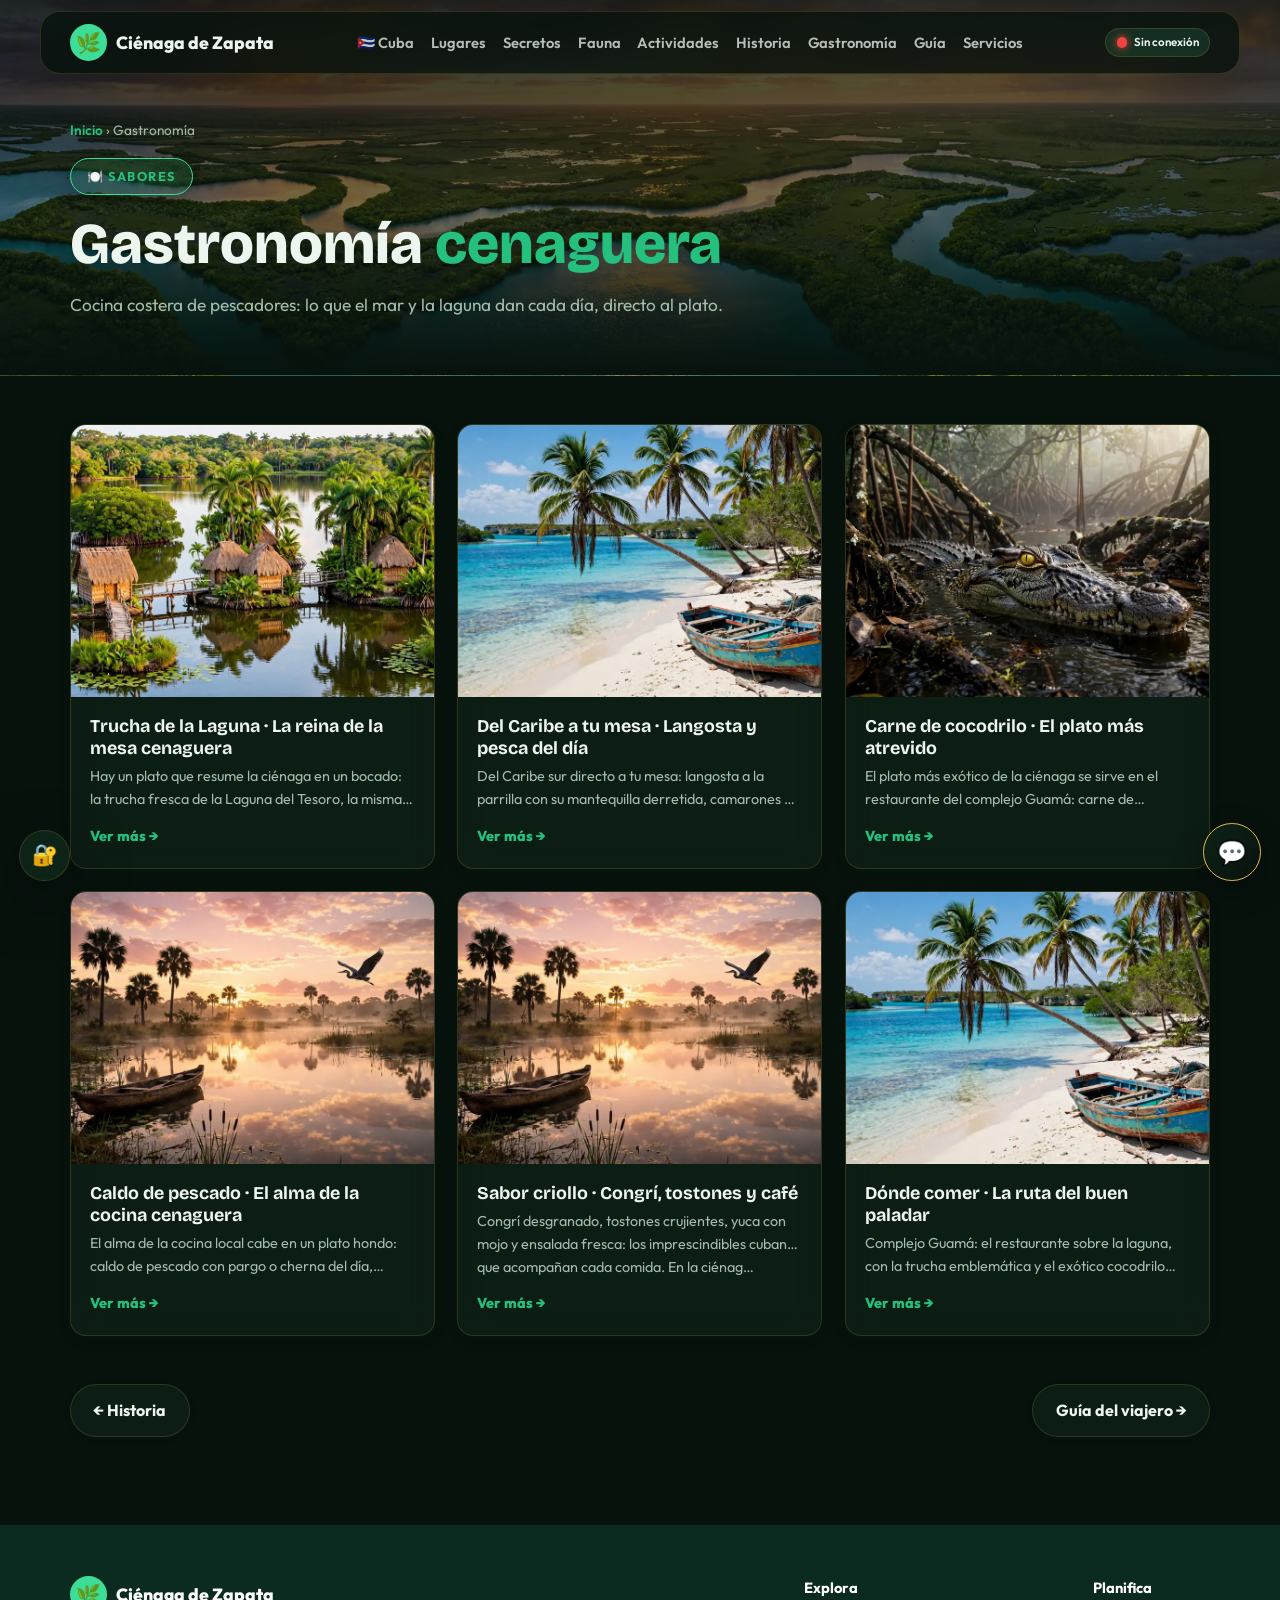
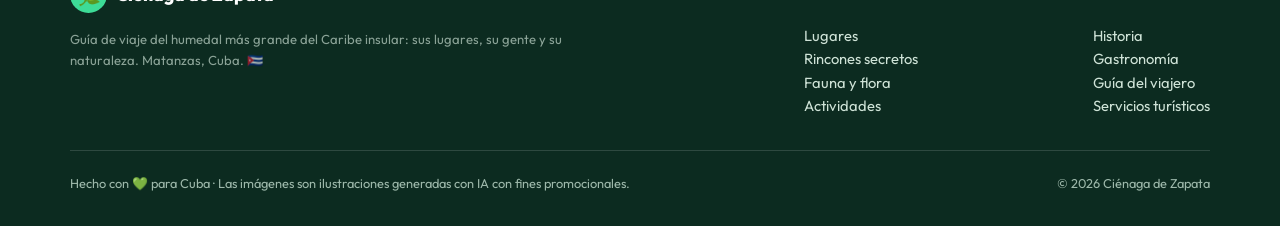
<file: gastronomia.html>
<!DOCTYPE html>
<html lang="es">
<head>
<meta charset="UTF-8">
<meta name="viewport" content="width=device-width, initial-scale=1.0">
<title>Gastronomía | Ciénaga de Zapata</title>
<meta name="description" content="Gastronomía de la Ciénaga de Zapata: trucha de la laguna, langosta, carne de cocodrilo y dónde comer.">
<link rel="canonical" href="https://roygarcialeonardo.github.io/cienaga-de-zapata/gastronomia.html">
<meta property="og:title" content="Gastronomía | Ciénaga de Zapata 🌿">
<meta property="og:description" content="Gastronomía de la Ciénaga de Zapata: trucha de la laguna, langosta, carne de cocodrilo y dónde comer.">
<meta property="og:image" content="https://roygarcialeonardo.github.io/cienaga-de-zapata/img/playa-giron.webp">
<meta property="og:url" content="https://roygarcialeonardo.github.io/cienaga-de-zapata/gastronomia.html">
<meta property="og:type" content="article">
<meta name="twitter:card" content="summary_large_image">
<link rel="preconnect" href="https://fonts.googleapis.com">
<link rel="preconnect" href="https://fonts.gstatic.com" crossorigin>
<link href="https://fonts.googleapis.com/css2?family=Bricolage+Grotesque:opsz,wght@12..96,300..800&family=Outfit:wght@300..800&display=swap" rel="stylesheet">
<link rel="stylesheet" href="estilos.css">
<link rel="manifest" href="manifest.json">
<meta name="theme-color" content="#00aa6c">
<link rel="apple-touch-icon" href="img/apple-touch-icon.png">

<script type="application/ld+json">
{"@context":"https://schema.org","@type":"BreadcrumbList","itemListElement":[{"@type":"ListItem","position":1,"name":"Inicio","item":"https://roygarcialeonardo.github.io/cienaga-de-zapata/"},{"@type":"ListItem","position":2,"name":"Gastronomía","item":"https://roygarcialeonardo.github.io/cienaga-de-zapata/gastronomia.html"}]}
</script>
</head>
<body>
<nav>
  <div class="nav-in">
    <a class="logo" href="index.html"><span class="mark">🌿</span> Ciénaga de Zapata</a>
    <div class="nav-links">
      <a href="provincias.html">🇨🇺 Cuba</a><a href="lugares.html">Lugares</a><a href="secretos.html">Secretos</a><a href="fauna-flora.html">Fauna</a>
      <a href="actividades.html">Actividades</a><a href="historia.html">Historia</a><a href="gastronomia.html">Gastronomía</a><a href="guia.html">Guía</a><a href="servicios.html">Servicios</a>
    </div>
    <span id="connBadge" class="conn-badge" title="Estado de la conexión"><span id="connDot" class="conn-dot"></span><span id="connText">···</span></span>
  </div>
</nav>
<header class="page-hero"><div class="wrap">
  <div class="crumbs"><a href="index.html">Inicio</a> › Gastronomía</div>
  <span class="kicker">🍽️ Sabores</span>
  <h1>Gastronomía <span class='grad'>cenaguera</span></h1>
  <p class="intro">Cocina costera de pescadores: lo que el mar y la laguna dan cada día, directo al plato.</p>
</div></header>
<main><section style="padding-top:3rem"><div class="wrap">
<div class="toc"><b>📑 En esta página</b><ul id="tocList"><li>Cargando…</li></ul></div>
<div id="fichas"><p style="opacity:.7">Cargando contenido…</p></div>
<noscript><p>Activa JavaScript para ver el contenido de esta página.</p></noscript>
<div class="pag-nav"><a href="historia.html">← Historia</a><a href="guia.html">Guía del viajero →</a></div>
</div></section></main>
<footer>
  <div class="wrap">
    <div class="foot-grid">
      <div><a class="logo" href="index.html"><span class="mark">🌿</span> Ciénaga de Zapata</a>
        <p class="nota">Guía de viaje del humedal más grande del Caribe insular: sus lugares, su gente y su naturaleza. Matanzas, Cuba. 🇨🇺</p></div>
      <div><b>Explora</b><br><br>
        <a href="lugares.html" style="text-decoration:none">Lugares</a><br>
        <a href="secretos.html" style="text-decoration:none">Rincones secretos</a><br>
        <a href="fauna-flora.html" style="text-decoration:none">Fauna y flora</a><br>
        <a href="actividades.html" style="text-decoration:none">Actividades</a></div>
      <div><b>Planifica</b><br><br>
        <a href="historia.html" style="text-decoration:none">Historia</a><br>
        <a href="gastronomia.html" style="text-decoration:none">Gastronomía</a><br>
        <a href="guia.html" style="text-decoration:none">Guía del viajero</a><br>
        <a href="servicios.html" style="text-decoration:none">Servicios turísticos</a></div>
    </div>
    <div class="foot-bottom">
      <span>Hecho con 💚 para Cuba · Las imágenes son ilustraciones generadas con IA con fines promocionales.</span>
      <span>© 2026 Ciénaga de Zapata</span>
    </div>
  </div>
</footer>
<script src="config.js"></script>
<script>const PAGINA="gastronomia";</script>
<script src="sitio.js"></script>
<script src="admin.js"></script>
<script>
const io=new IntersectionObserver(es=>es.forEach(e=>{if(e.isIntersecting){e.target.classList.add('vis');io.unobserve(e.target)}}),{threshold:.1});
document.querySelectorAll('.rv').forEach(el=>io.observe(el));
</script>
</body>
</html>
</file>
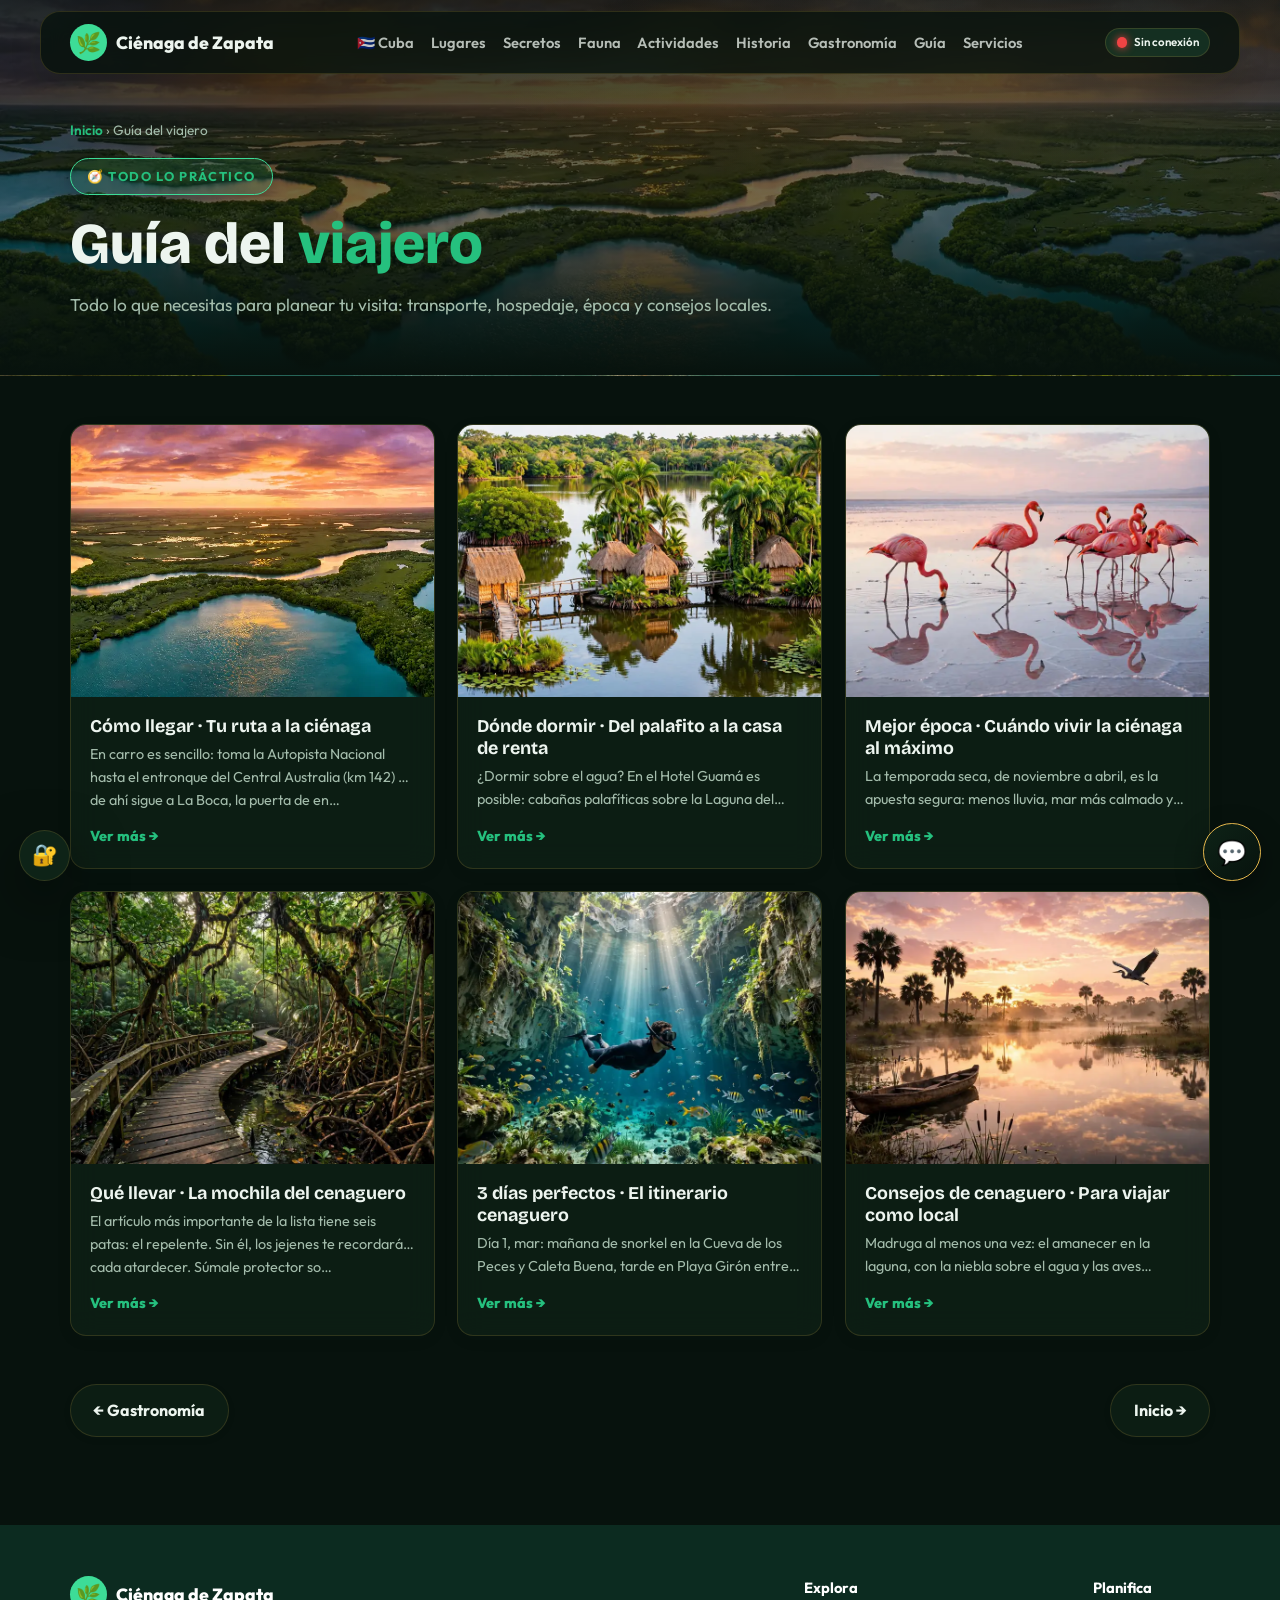
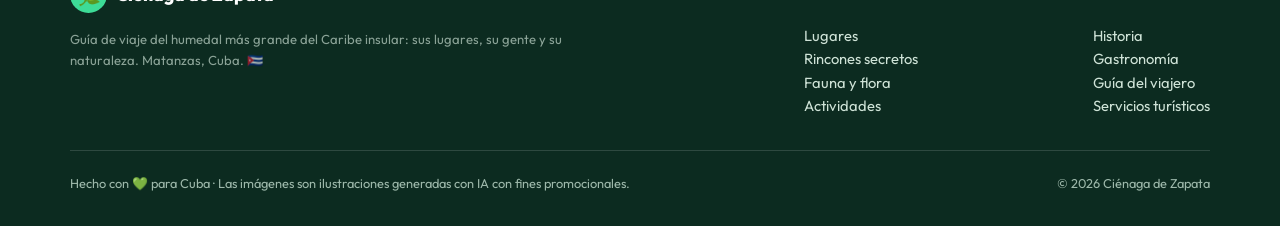
<file: guia.html>
<!DOCTYPE html>
<html lang="es">
<head>
<meta charset="UTF-8">
<meta name="viewport" content="width=device-width, initial-scale=1.0">
<title>Guía del viajero | Ciénaga de Zapata</title>
<meta name="description" content="Guía práctica para visitar la Ciénaga de Zapata: cómo llegar, dónde hospedarse, mejor época y consejos.">
<link rel="canonical" href="https://roygarcialeonardo.github.io/cienaga-de-zapata/guia.html">
<meta property="og:title" content="Guía del viajero | Ciénaga de Zapata 🌿">
<meta property="og:description" content="Guía práctica para visitar la Ciénaga de Zapata: cómo llegar, dónde hospedarse, mejor época y consejos.">
<meta property="og:image" content="https://roygarcialeonardo.github.io/cienaga-de-zapata/img/amanecer-laguna.webp">
<meta property="og:url" content="https://roygarcialeonardo.github.io/cienaga-de-zapata/guia.html">
<meta property="og:type" content="article">
<meta name="twitter:card" content="summary_large_image">
<link rel="preconnect" href="https://fonts.googleapis.com">
<link rel="preconnect" href="https://fonts.gstatic.com" crossorigin>
<link href="https://fonts.googleapis.com/css2?family=Bricolage+Grotesque:opsz,wght@12..96,300..800&family=Outfit:wght@300..800&display=swap" rel="stylesheet">
<link rel="stylesheet" href="estilos.css">
<link rel="manifest" href="manifest.json">
<meta name="theme-color" content="#00aa6c">
<link rel="apple-touch-icon" href="img/apple-touch-icon.png">

<script type="application/ld+json">
{"@context":"https://schema.org","@type":"BreadcrumbList","itemListElement":[{"@type":"ListItem","position":1,"name":"Inicio","item":"https://roygarcialeonardo.github.io/cienaga-de-zapata/"},{"@type":"ListItem","position":2,"name":"Guía del viajero","item":"https://roygarcialeonardo.github.io/cienaga-de-zapata/guia.html"}]}
</script>
</head>
<body>
<nav>
  <div class="nav-in">
    <a class="logo" href="index.html"><span class="mark">🌿</span> Ciénaga de Zapata</a>
    <div class="nav-links">
      <a href="provincias.html">🇨🇺 Cuba</a><a href="lugares.html">Lugares</a><a href="secretos.html">Secretos</a><a href="fauna-flora.html">Fauna</a>
      <a href="actividades.html">Actividades</a><a href="historia.html">Historia</a><a href="gastronomia.html">Gastronomía</a><a href="guia.html">Guía</a><a href="servicios.html">Servicios</a>
    </div>
    <span id="connBadge" class="conn-badge" title="Estado de la conexión"><span id="connDot" class="conn-dot"></span><span id="connText">···</span></span>
  </div>
</nav>
<header class="page-hero"><div class="wrap">
  <div class="crumbs"><a href="index.html">Inicio</a> › Guía del viajero</div>
  <span class="kicker">🧭 Todo lo práctico</span>
  <h1>Guía del <span class='grad'>viajero</span></h1>
  <p class="intro">Todo lo que necesitas para planear tu visita: transporte, hospedaje, época y consejos locales.</p>
</div></header>
<main><section style="padding-top:3rem"><div class="wrap">
<div class="toc"><b>📑 En esta página</b><ul id="tocList"><li>Cargando…</li></ul></div>
<div id="fichas"><p style="opacity:.7">Cargando contenido…</p></div>
<noscript><p>Activa JavaScript para ver el contenido de esta página.</p></noscript>
<div class="pag-nav"><a href="gastronomia.html">← Gastronomía</a><a href="index.html">Inicio →</a></div>
</div></section></main>
<footer>
  <div class="wrap">
    <div class="foot-grid">
      <div><a class="logo" href="index.html"><span class="mark">🌿</span> Ciénaga de Zapata</a>
        <p class="nota">Guía de viaje del humedal más grande del Caribe insular: sus lugares, su gente y su naturaleza. Matanzas, Cuba. 🇨🇺</p></div>
      <div><b>Explora</b><br><br>
        <a href="lugares.html" style="text-decoration:none">Lugares</a><br>
        <a href="secretos.html" style="text-decoration:none">Rincones secretos</a><br>
        <a href="fauna-flora.html" style="text-decoration:none">Fauna y flora</a><br>
        <a href="actividades.html" style="text-decoration:none">Actividades</a></div>
      <div><b>Planifica</b><br><br>
        <a href="historia.html" style="text-decoration:none">Historia</a><br>
        <a href="gastronomia.html" style="text-decoration:none">Gastronomía</a><br>
        <a href="guia.html" style="text-decoration:none">Guía del viajero</a><br>
        <a href="servicios.html" style="text-decoration:none">Servicios turísticos</a></div>
    </div>
    <div class="foot-bottom">
      <span>Hecho con 💚 para Cuba · Las imágenes son ilustraciones generadas con IA con fines promocionales.</span>
      <span>© 2026 Ciénaga de Zapata</span>
    </div>
  </div>
</footer>
<script src="config.js"></script>
<script>const PAGINA="guia";</script>
<script src="sitio.js"></script>
<script src="admin.js"></script>
<script>
const io=new IntersectionObserver(es=>es.forEach(e=>{if(e.isIntersecting){e.target.classList.add('vis');io.unobserve(e.target)}}),{threshold:.1});
document.querySelectorAll('.rv').forEach(el=>io.observe(el));
</script>
</body>
</html>
</file>
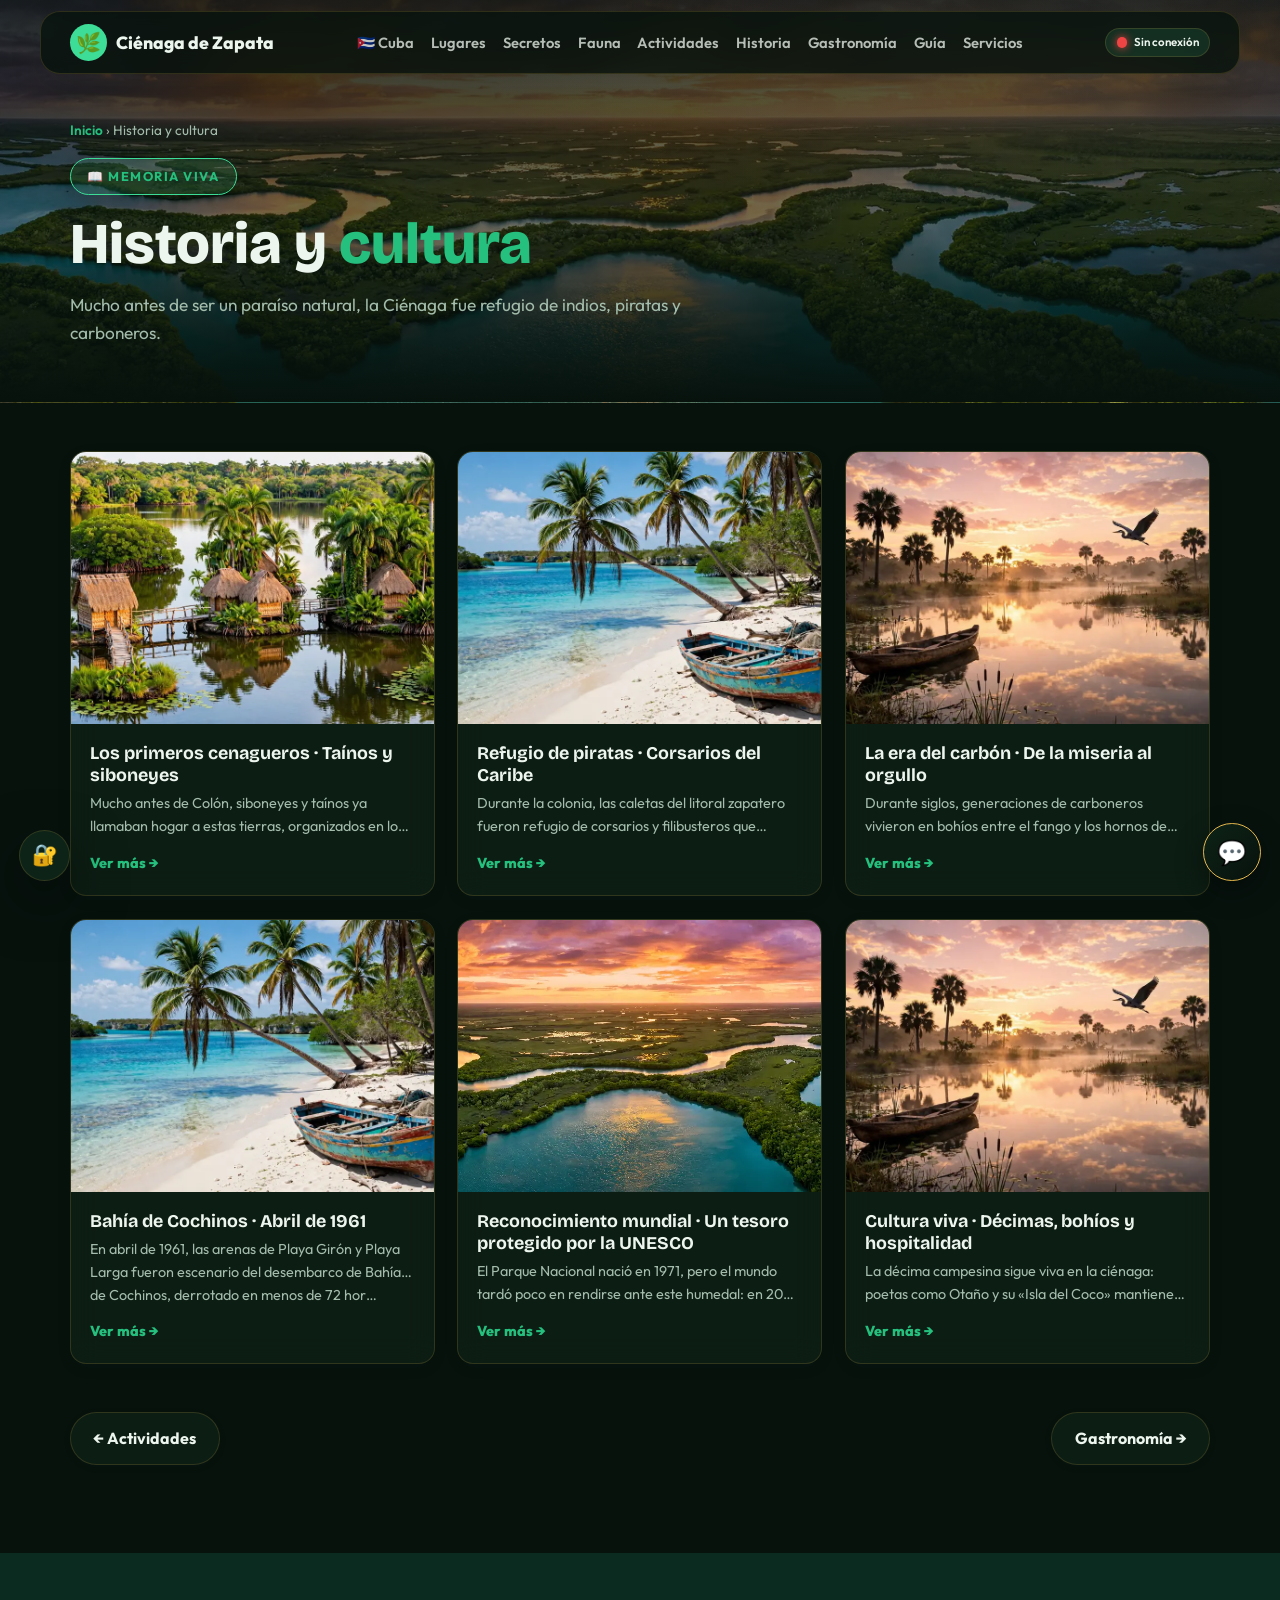
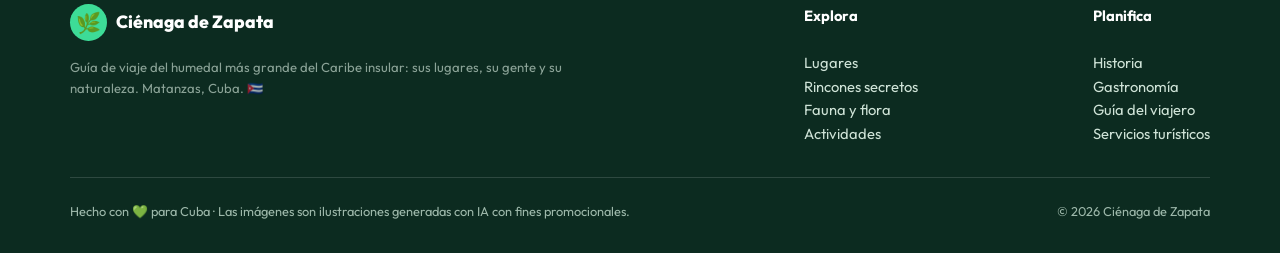
<file: historia.html>
<!DOCTYPE html>
<html lang="es">
<head>
<meta charset="UTF-8">
<meta name="viewport" content="width=device-width, initial-scale=1.0">
<title>Historia y cultura | Ciénaga de Zapata</title>
<meta name="description" content="Historia de la Ciénaga de Zapata: taínos, piratas, carboneros, Bahía de Cochinos y la décima campesina.">
<link rel="canonical" href="https://roygarcialeonardo.github.io/cienaga-de-zapata/historia.html">
<meta property="og:title" content="Historia y cultura | Ciénaga de Zapata 🌿">
<meta property="og:description" content="Historia de la Ciénaga de Zapata: taínos, piratas, carboneros, Bahía de Cochinos y la décima campesina.">
<meta property="og:image" content="https://roygarcialeonardo.github.io/cienaga-de-zapata/img/playa-giron.webp">
<meta property="og:url" content="https://roygarcialeonardo.github.io/cienaga-de-zapata/historia.html">
<meta property="og:type" content="article">
<meta name="twitter:card" content="summary_large_image">
<link rel="preconnect" href="https://fonts.googleapis.com">
<link rel="preconnect" href="https://fonts.gstatic.com" crossorigin>
<link href="https://fonts.googleapis.com/css2?family=Bricolage+Grotesque:opsz,wght@12..96,300..800&family=Outfit:wght@300..800&display=swap" rel="stylesheet">
<link rel="stylesheet" href="estilos.css">
<link rel="manifest" href="manifest.json">
<meta name="theme-color" content="#00aa6c">
<link rel="apple-touch-icon" href="img/apple-touch-icon.png">

<script type="application/ld+json">
{"@context":"https://schema.org","@type":"BreadcrumbList","itemListElement":[{"@type":"ListItem","position":1,"name":"Inicio","item":"https://roygarcialeonardo.github.io/cienaga-de-zapata/"},{"@type":"ListItem","position":2,"name":"Historia y cultura","item":"https://roygarcialeonardo.github.io/cienaga-de-zapata/historia.html"}]}
</script>
</head>
<body>
<nav>
  <div class="nav-in">
    <a class="logo" href="index.html"><span class="mark">🌿</span> Ciénaga de Zapata</a>
    <div class="nav-links">
      <a href="provincias.html">🇨🇺 Cuba</a><a href="lugares.html">Lugares</a><a href="secretos.html">Secretos</a><a href="fauna-flora.html">Fauna</a>
      <a href="actividades.html">Actividades</a><a href="historia.html">Historia</a><a href="gastronomia.html">Gastronomía</a><a href="guia.html">Guía</a><a href="servicios.html">Servicios</a>
    </div>
    <span id="connBadge" class="conn-badge" title="Estado de la conexión"><span id="connDot" class="conn-dot"></span><span id="connText">···</span></span>
  </div>
</nav>
<header class="page-hero"><div class="wrap">
  <div class="crumbs"><a href="index.html">Inicio</a> › Historia y cultura</div>
  <span class="kicker">📖 Memoria viva</span>
  <h1>Historia y <span class='grad'>cultura</span></h1>
  <p class="intro">Mucho antes de ser un paraíso natural, la Ciénaga fue refugio de indios, piratas y carboneros.</p>
</div></header>
<main><section style="padding-top:3rem"><div class="wrap">
<div class="toc"><b>📑 En esta página</b><ul id="tocList"><li>Cargando…</li></ul></div>
<div id="fichas"><p style="opacity:.7">Cargando contenido…</p></div>
<noscript><p>Activa JavaScript para ver el contenido de esta página.</p></noscript>
<div class="pag-nav"><a href="actividades.html">← Actividades</a><a href="gastronomia.html">Gastronomía →</a></div>
</div></section></main>
<footer>
  <div class="wrap">
    <div class="foot-grid">
      <div><a class="logo" href="index.html"><span class="mark">🌿</span> Ciénaga de Zapata</a>
        <p class="nota">Guía de viaje del humedal más grande del Caribe insular: sus lugares, su gente y su naturaleza. Matanzas, Cuba. 🇨🇺</p></div>
      <div><b>Explora</b><br><br>
        <a href="lugares.html" style="text-decoration:none">Lugares</a><br>
        <a href="secretos.html" style="text-decoration:none">Rincones secretos</a><br>
        <a href="fauna-flora.html" style="text-decoration:none">Fauna y flora</a><br>
        <a href="actividades.html" style="text-decoration:none">Actividades</a></div>
      <div><b>Planifica</b><br><br>
        <a href="historia.html" style="text-decoration:none">Historia</a><br>
        <a href="gastronomia.html" style="text-decoration:none">Gastronomía</a><br>
        <a href="guia.html" style="text-decoration:none">Guía del viajero</a><br>
        <a href="servicios.html" style="text-decoration:none">Servicios turísticos</a></div>
    </div>
    <div class="foot-bottom">
      <span>Hecho con 💚 para Cuba · Las imágenes son ilustraciones generadas con IA con fines promocionales.</span>
      <span>© 2026 Ciénaga de Zapata</span>
    </div>
  </div>
</footer>
<script src="config.js"></script>
<script>const PAGINA="historia";</script>
<script src="sitio.js"></script>
<script src="admin.js"></script>
<script>
const io=new IntersectionObserver(es=>es.forEach(e=>{if(e.isIntersecting){e.target.classList.add('vis');io.unobserve(e.target)}}),{threshold:.1});
document.querySelectorAll('.rv').forEach(el=>io.observe(el));
</script>
</body>
</html>
</file>
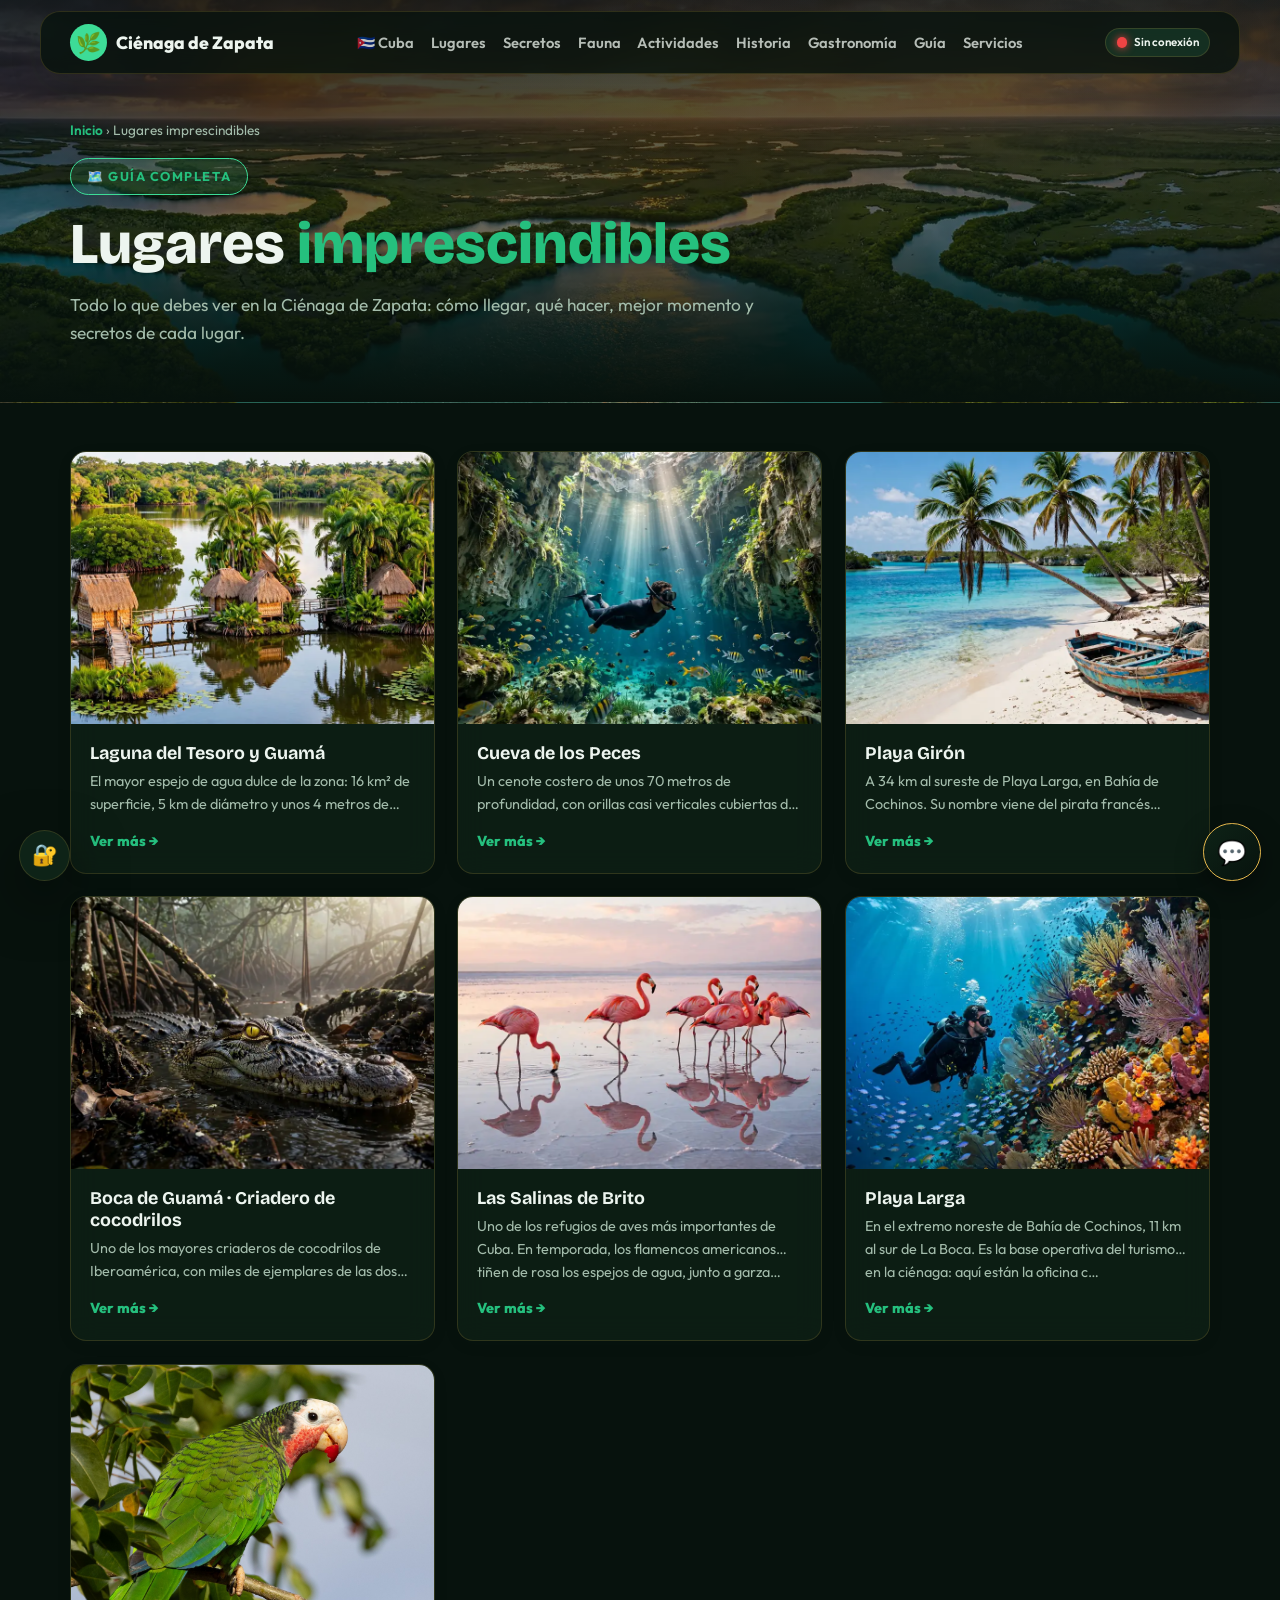
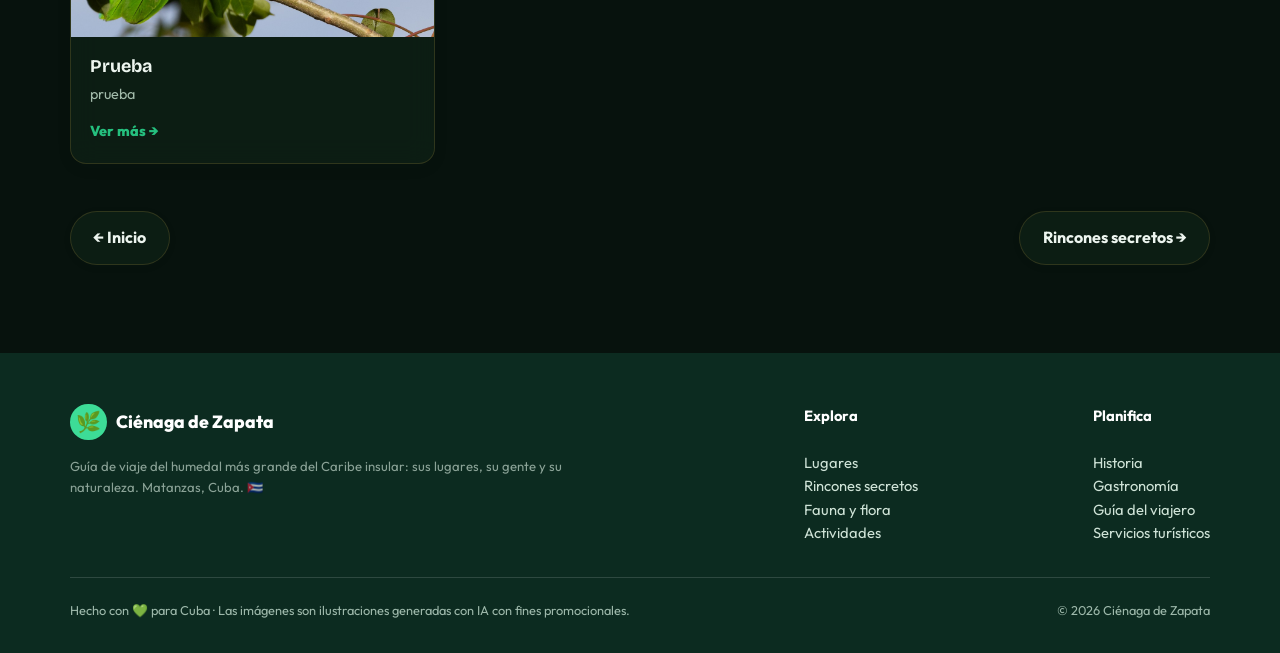
<file: lugares.html>
<!DOCTYPE html>
<html lang="es">
<head>
<meta charset="UTF-8">
<meta name="viewport" content="width=device-width, initial-scale=1.0">
<title>Lugares imprescindibles | Ciénaga de Zapata</title>
<meta name="description" content="Guía completa de los lugares imprescindibles de la Ciénaga de Zapata: Laguna del Tesoro, Guamá, Cueva de los Peces, Playa Girón, Boca de Guamá, Salinas de Brito y Playa Larga.">
<link rel="canonical" href="https://roygarcialeonardo.github.io/cienaga-de-zapata/lugares.html">
<meta property="og:title" content="Lugares imprescindibles | Ciénaga de Zapata 🌿">
<meta property="og:description" content="Guía completa de los lugares imprescindibles de la Ciénaga de Zapata: Laguna del Tesoro, Guamá, Cueva de los Peces, Playa Girón, Boca de Guamá, Salinas de Brito y Playa Larga.">
<meta property="og:image" content="https://roygarcialeonardo.github.io/cienaga-de-zapata/img/laguna-guama.webp">
<meta property="og:url" content="https://roygarcialeonardo.github.io/cienaga-de-zapata/lugares.html">
<meta property="og:type" content="article">
<meta name="twitter:card" content="summary_large_image">
<link rel="preconnect" href="https://fonts.googleapis.com">
<link rel="preconnect" href="https://fonts.gstatic.com" crossorigin>
<link href="https://fonts.googleapis.com/css2?family=Bricolage+Grotesque:opsz,wght@12..96,300..800&family=Outfit:wght@300..800&display=swap" rel="stylesheet">
<link rel="stylesheet" href="estilos.css">
<link rel="manifest" href="manifest.json">
<meta name="theme-color" content="#00aa6c">
<link rel="apple-touch-icon" href="img/apple-touch-icon.png">

<script type="application/ld+json">
{"@context":"https://schema.org","@type":"BreadcrumbList","itemListElement":[{"@type":"ListItem","position":1,"name":"Inicio","item":"https://roygarcialeonardo.github.io/cienaga-de-zapata/"},{"@type":"ListItem","position":2,"name":"Lugares imprescindibles","item":"https://roygarcialeonardo.github.io/cienaga-de-zapata/lugares.html"}]}
</script>
</head>
<body>
<nav>
  <div class="nav-in">
    <a class="logo" href="index.html"><span class="mark">🌿</span> Ciénaga de Zapata</a>
    <div class="nav-links">
      <a href="provincias.html">🇨🇺 Cuba</a><a href="lugares.html">Lugares</a><a href="secretos.html">Secretos</a><a href="fauna-flora.html">Fauna</a>
      <a href="actividades.html">Actividades</a><a href="historia.html">Historia</a><a href="gastronomia.html">Gastronomía</a><a href="guia.html">Guía</a><a href="servicios.html">Servicios</a>
    </div>
    <span id="connBadge" class="conn-badge" title="Estado de la conexión"><span id="connDot" class="conn-dot"></span><span id="connText">···</span></span>
  </div>
</nav>
<header class="page-hero"><div class="wrap">
  <div class="crumbs"><a href="index.html">Inicio</a> › Lugares imprescindibles</div>
  <span class="kicker">🗺️ Guía completa</span>
  <h1>Lugares <span class='grad'>imprescindibles</span></h1>
  <p class="intro">Todo lo que debes ver en la Ciénaga de Zapata: cómo llegar, qué hacer, mejor momento y secretos de cada lugar.</p>
</div></header>
<main><section style="padding-top:3rem"><div class="wrap">
<div class="toc"><b>📑 En esta página</b><ul id="tocList"><li>Cargando…</li></ul></div>
<div id="fichas"><p style="opacity:.7">Cargando contenido…</p></div>
<noscript><p>Activa JavaScript para ver el contenido de esta página.</p></noscript>
<div class="pag-nav"><a href="index.html">← Inicio</a><a href="secretos.html">Rincones secretos →</a></div>
</div></section></main>
<footer>
  <div class="wrap">
    <div class="foot-grid">
      <div><a class="logo" href="index.html"><span class="mark">🌿</span> Ciénaga de Zapata</a>
        <p class="nota">Guía de viaje del humedal más grande del Caribe insular: sus lugares, su gente y su naturaleza. Matanzas, Cuba. 🇨🇺</p></div>
      <div><b>Explora</b><br><br>
        <a href="lugares.html" style="text-decoration:none">Lugares</a><br>
        <a href="secretos.html" style="text-decoration:none">Rincones secretos</a><br>
        <a href="fauna-flora.html" style="text-decoration:none">Fauna y flora</a><br>
        <a href="actividades.html" style="text-decoration:none">Actividades</a></div>
      <div><b>Planifica</b><br><br>
        <a href="historia.html" style="text-decoration:none">Historia</a><br>
        <a href="gastronomia.html" style="text-decoration:none">Gastronomía</a><br>
        <a href="guia.html" style="text-decoration:none">Guía del viajero</a><br>
        <a href="servicios.html" style="text-decoration:none">Servicios turísticos</a></div>
    </div>
    <div class="foot-bottom">
      <span>Hecho con 💚 para Cuba · Las imágenes son ilustraciones generadas con IA con fines promocionales.</span>
      <span>© 2026 Ciénaga de Zapata</span>
    </div>
  </div>
</footer>
<script src="config.js"></script>
<script>const PAGINA="lugares";</script>
<script src="sitio.js"></script>
<script src="admin.js"></script>
<script>
const io=new IntersectionObserver(es=>es.forEach(e=>{if(e.isIntersecting){e.target.classList.add('vis');io.unobserve(e.target)}}),{threshold:.1});
document.querySelectorAll('.rv').forEach(el=>io.observe(el));
</script>
</body>
</html>
</file>
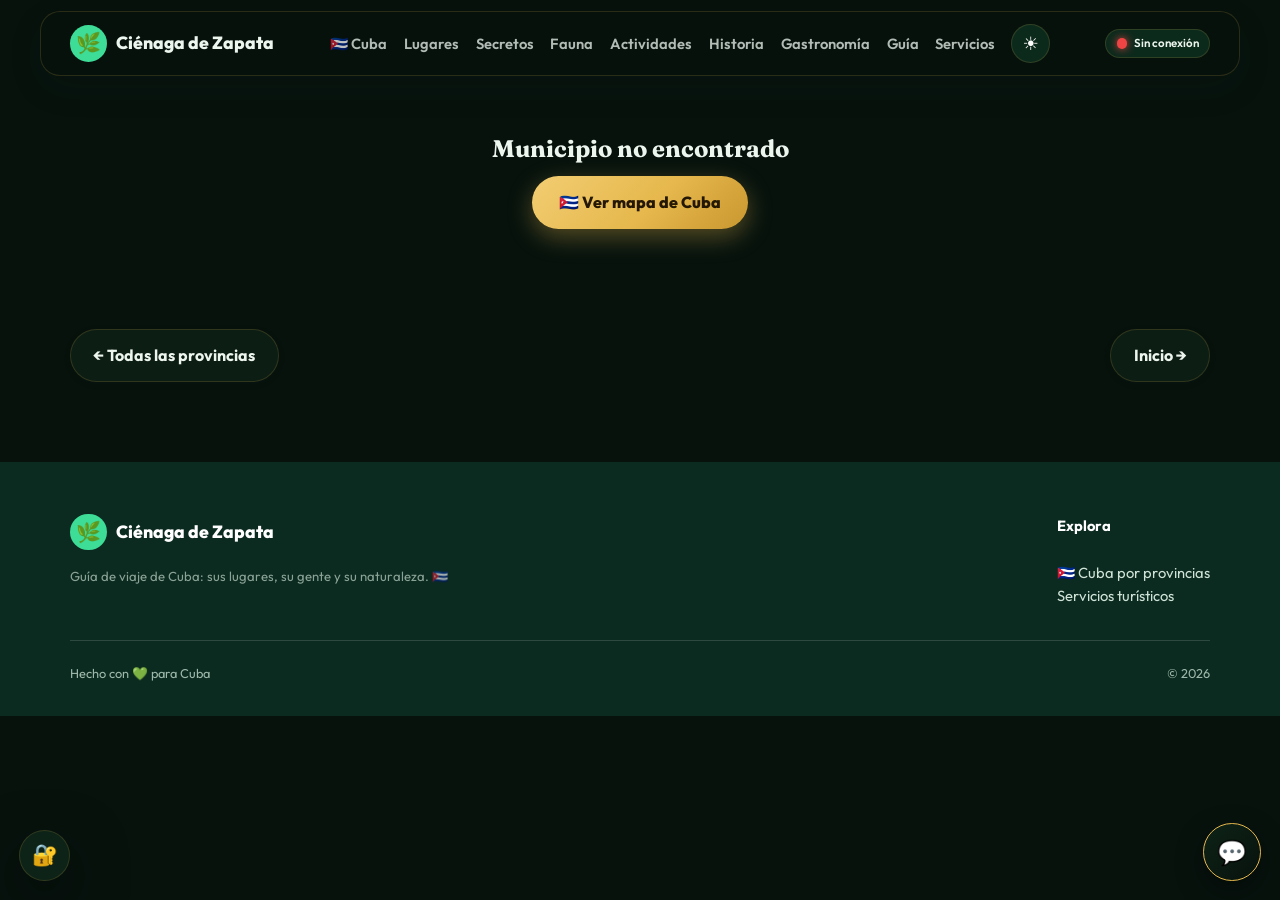
<file: municipio.html>
<!DOCTYPE html>
<html lang="es">
<head>
<meta charset="UTF-8">
<meta name="viewport" content="width=device-width, initial-scale=1.0">
<title>Municipio | Ciénaga de Zapata · Guía de Cuba</title>
<meta name="description" content="Lugares, casas de renta, restaurantes y taxis del municipio, organizados por categorías y con reserva por WhatsApp.">
<link rel="stylesheet" href="estilos.css">
<link rel="manifest" href="manifest.json">
<meta name="theme-color" content="#07120d">
<link rel="preconnect" href="https://fonts.googleapis.com">
<link rel="preconnect" href="https://fonts.gstatic.com" crossorigin>
<link href="https://fonts.googleapis.com/css2?family=Bricolage+Grotesque:opsz,wght@12..96,300..800&family=Fraunces:opsz,wght@9..144,400..700&family=Outfit:wght@300..800&display=swap" rel="stylesheet">
<link rel="apple-touch-icon" href="img/apple-touch-icon.png">
<script>try{document.documentElement.setAttribute('data-theme',localStorage.getItem('cz-theme')||'noche')}catch(e){document.documentElement.setAttribute('data-theme','noche')}</script>
</head>
<body>
<nav>
  <div class="nav-in">
    <a class="logo" href="index.html"><span class="mark">🌿</span> Ciénaga de Zapata</a>
    <div class="nav-links">
      <a href="provincias.html">🇨🇺 Cuba</a><a href="lugares.html">Lugares</a><a href="secretos.html">Secretos</a><a href="fauna-flora.html">Fauna</a>
      <a href="actividades.html">Actividades</a><a href="historia.html">Historia</a><a href="gastronomia.html">Gastronomía</a><a href="guia.html">Guía</a><a href="servicios.html">Servicios</a>
    </div>
    <button type="button" class="theme-toggle" data-theme-toggle aria-label="Cambiar tema">🌙</button>
    <span id="connBadge" class="conn-badge" title="Estado de la conexión"><span id="connDot" class="conn-dot"></span><span id="connText">···</span></span>
  </div>
</nav>
<main><section class="dt-wrap"><div class="wrap">
<div id="municipio"><p style="opacity:.7">Cargando…</p></div>
<noscript><p>Activa JavaScript para ver este municipio.</p></noscript>
<div class="pag-nav"><a href="provincias.html">← Todas las provincias</a><a href="index.html">Inicio →</a></div>
</div></section></main>
<footer>
  <div class="wrap">
    <div class="foot-grid">
      <div><a class="logo" href="index.html"><span class="mark">🌿</span> Ciénaga de Zapata</a>
        <p class="nota">Guía de viaje de Cuba: sus lugares, su gente y su naturaleza. 🇨🇺</p></div>
      <div><b>Explora</b><br><br>
        <a href="provincias.html" style="text-decoration:none">🇨🇺 Cuba por provincias</a><br>
        <a href="servicios.html" style="text-decoration:none">Servicios turísticos</a></div>
    </div>
    <div class="foot-bottom"><span>Hecho con 💚 para Cuba</span><span>© 2026</span></div>
  </div>
</footer>
<script src="config.js"></script>
<script>const MUNICIPIO=true;</script>
<script src="qrcode.min.js"></script>
<script src="mapas.js"></script>
<script src="sitio.js"></script>
<script src="cuba.js"></script>
<script src="admin.js"></script>
</body>
</html>
</file>
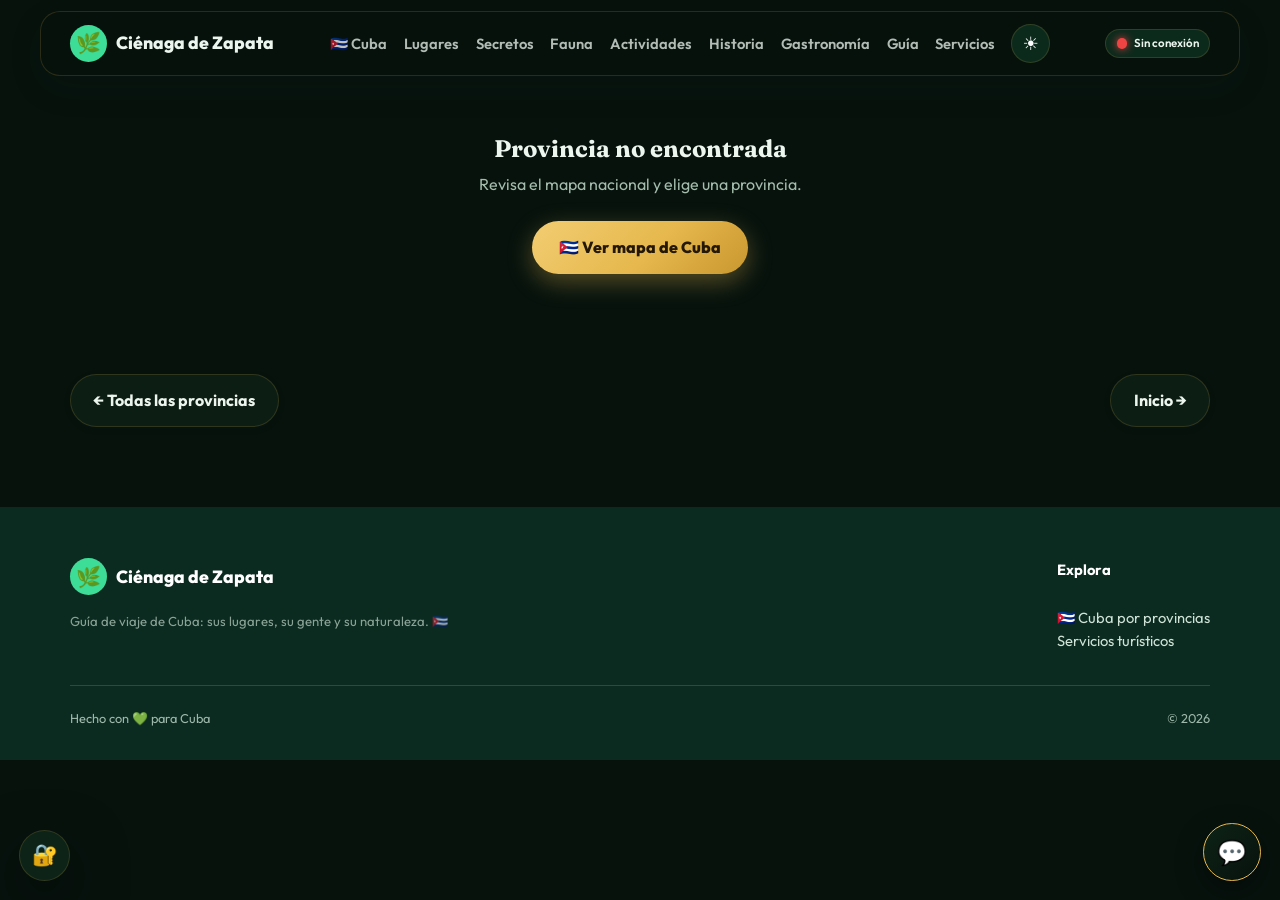
<file: provincia.html>
<!DOCTYPE html>
<html lang="es">
<head>
<meta charset="UTF-8">
<meta name="viewport" content="width=device-width, initial-scale=1.0">
<title>Provincia | Ciénaga de Zapata · Guía de Cuba</title>
<meta name="description" content="Lugares más visitados, casas de renta, restaurantes y taxis de la provincia, con reserva por WhatsApp.">
<link rel="stylesheet" href="estilos.css">
<link rel="manifest" href="manifest.json">
<meta name="theme-color" content="#07120d">
<link rel="preconnect" href="https://fonts.googleapis.com">
<link rel="preconnect" href="https://fonts.gstatic.com" crossorigin>
<link href="https://fonts.googleapis.com/css2?family=Bricolage+Grotesque:opsz,wght@12..96,300..800&family=Fraunces:opsz,wght@9..144,400..700&family=Outfit:wght@300..800&display=swap" rel="stylesheet">
<link rel="apple-touch-icon" href="img/apple-touch-icon.png">
<script>try{document.documentElement.setAttribute('data-theme',localStorage.getItem('cz-theme')||'noche')}catch(e){document.documentElement.setAttribute('data-theme','noche')}</script>
</head>
<body>
<nav>
  <div class="nav-in">
    <a class="logo" href="index.html"><span class="mark">🌿</span> Ciénaga de Zapata</a>
    <div class="nav-links">
      <a href="provincias.html">🇨🇺 Cuba</a><a href="lugares.html">Lugares</a><a href="secretos.html">Secretos</a><a href="fauna-flora.html">Fauna</a>
      <a href="actividades.html">Actividades</a><a href="historia.html">Historia</a><a href="gastronomia.html">Gastronomía</a><a href="guia.html">Guía</a><a href="servicios.html">Servicios</a>
    </div>
    <button type="button" class="theme-toggle" data-theme-toggle aria-label="Cambiar tema">🌙</button>
    <span id="connBadge" class="conn-badge" title="Estado de la conexión"><span id="connDot" class="conn-dot"></span><span id="connText">···</span></span>
  </div>
</nav>
<main><section class="dt-wrap"><div class="wrap">
<div id="provincia"><p style="opacity:.7">Cargando…</p></div>
<noscript><p>Activa JavaScript para ver esta provincia.</p></noscript>
<div class="pag-nav"><a href="provincias.html">← Todas las provincias</a><a href="index.html">Inicio →</a></div>
</div></section></main>
<footer>
  <div class="wrap">
    <div class="foot-grid">
      <div><a class="logo" href="index.html"><span class="mark">🌿</span> Ciénaga de Zapata</a>
        <p class="nota">Guía de viaje de Cuba: sus lugares, su gente y su naturaleza. 🇨🇺</p></div>
      <div><b>Explora</b><br><br>
        <a href="provincias.html" style="text-decoration:none">🇨🇺 Cuba por provincias</a><br>
        <a href="servicios.html" style="text-decoration:none">Servicios turísticos</a></div>
    </div>
    <div class="foot-bottom"><span>Hecho con 💚 para Cuba</span><span>© 2026</span></div>
  </div>
</footer>
<script src="config.js"></script>
<script>const PROVINCIA=true;</script>
<script src="qrcode.min.js"></script>
<script src="mapas.js"></script>
<script src="sitio.js"></script>
<script src="cuba.js"></script>
<script src="admin.js"></script>
</body>
</html>
</file>
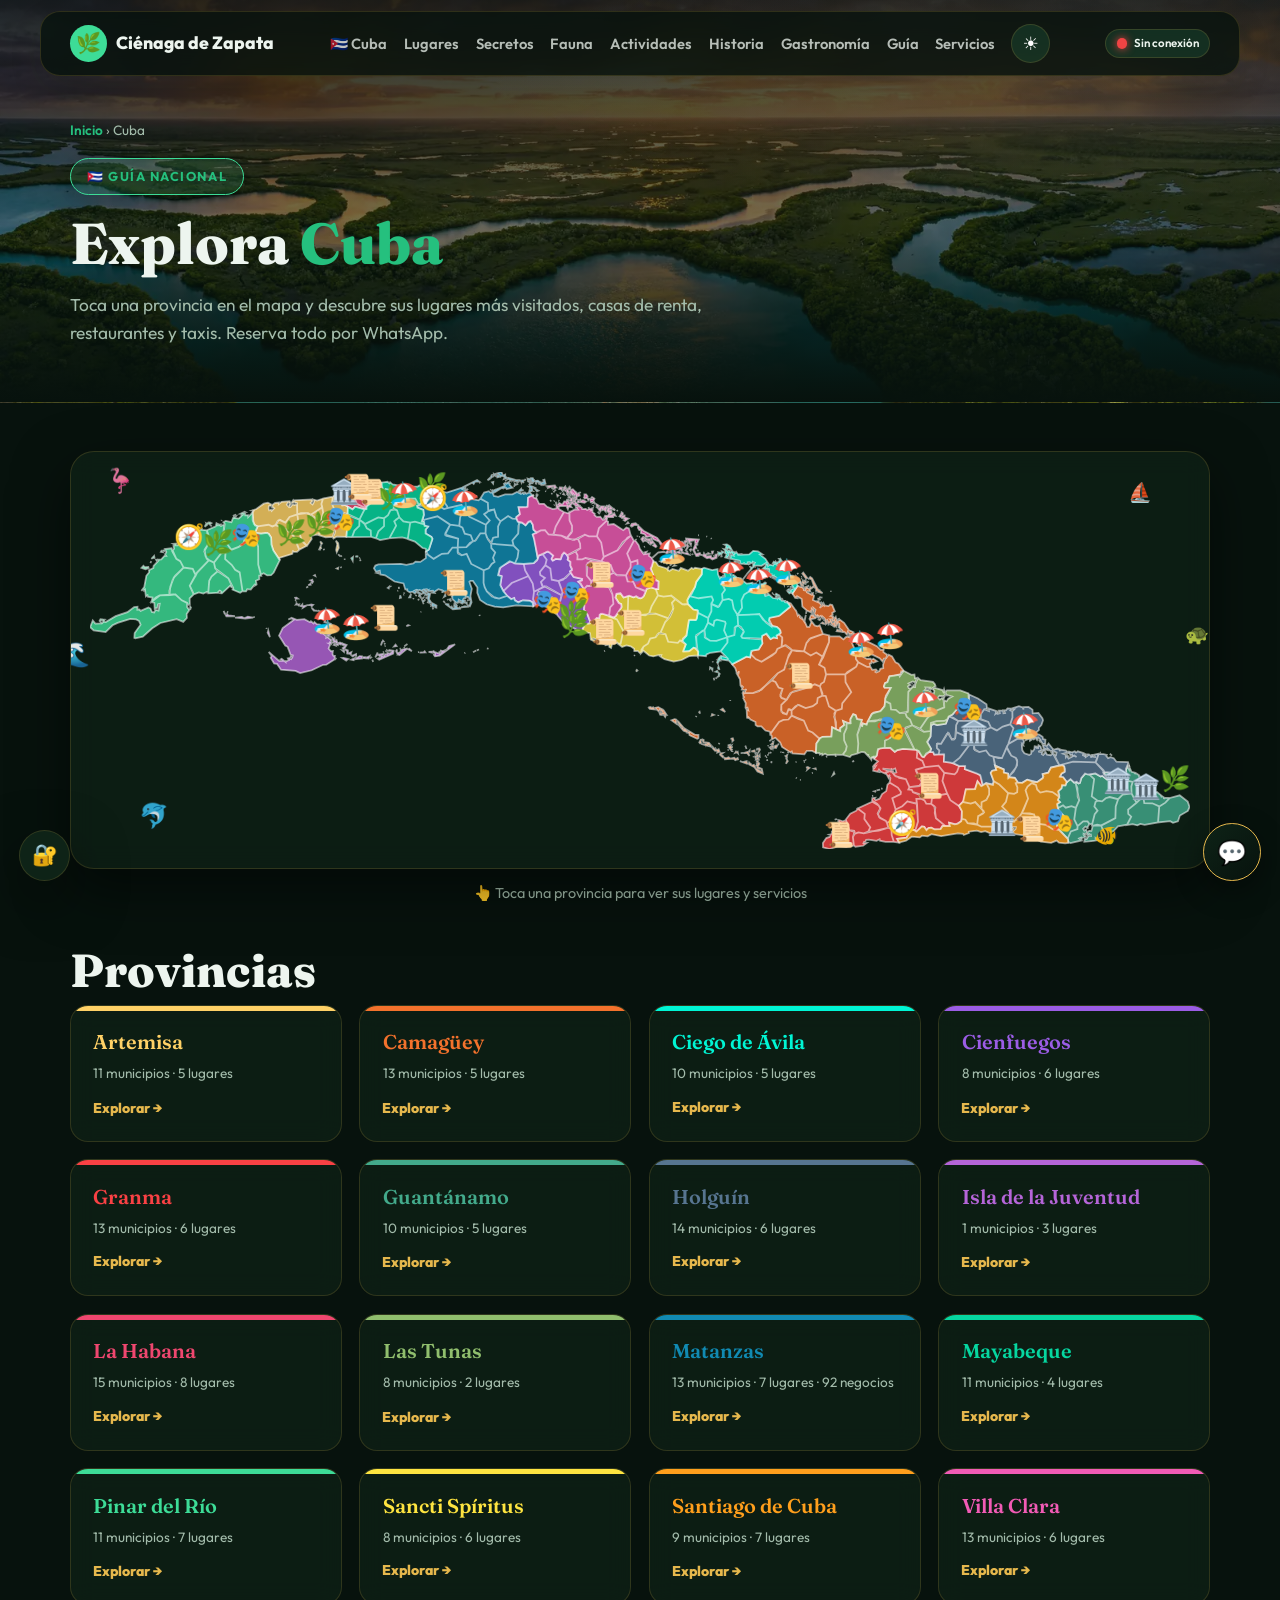
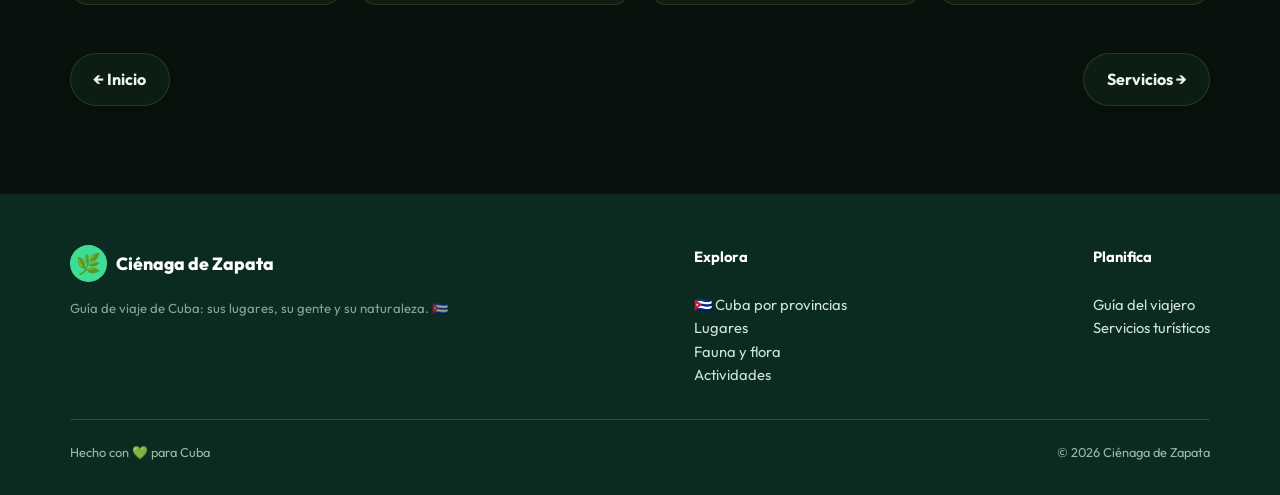
<file: provincias.html>
<!DOCTYPE html>
<html lang="es">
<head>
<meta charset="UTF-8">
<meta name="viewport" content="width=device-width, initial-scale=1.0">
<title>Explora Cuba por provincias | Ciénaga de Zapata</title>
<meta name="description" content="Mapa interactivo de Cuba: elige una provincia y descubre sus lugares más visitados, casas de renta, restaurantes y taxis con reserva por WhatsApp.">
<link rel="canonical" href="https://roygarcialeonardo.github.io/cienaga-de-zapata/provincias.html">
<meta property="og:title" content="Explora Cuba por provincias 🇨🇺">
<meta property="og:description" content="Mapa interactivo de Cuba: lugares, casas de renta, restaurantes y taxis por provincia y municipio.">
<meta property="og:image" content="https://roygarcialeonardo.github.io/cienaga-de-zapata/img/hero-humedal.webp">
<meta property="og:type" content="article">
<meta name="twitter:card" content="summary_large_image">
<link rel="preconnect" href="https://fonts.googleapis.com">
<link rel="preconnect" href="https://fonts.gstatic.com" crossorigin>
<link href="https://fonts.googleapis.com/css2?family=Bricolage+Grotesque:opsz,wght@12..96,300..800&family=Fraunces:opsz,wght@9..144,400..700&family=Outfit:wght@300..800&display=swap" rel="stylesheet">
<link rel="stylesheet" href="estilos.css">
<link rel="manifest" href="manifest.json">
<meta name="theme-color" content="#07120d">
<link rel="apple-touch-icon" href="img/apple-touch-icon.png">
<script>try{document.documentElement.setAttribute('data-theme',localStorage.getItem('cz-theme')||'noche')}catch(e){document.documentElement.setAttribute('data-theme','noche')}</script>
</head>
<body>
<nav>
  <div class="nav-in">
    <a class="logo" href="index.html"><span class="mark">🌿</span> Ciénaga de Zapata</a>
    <div class="nav-links">
      <a href="provincias.html">🇨🇺 Cuba</a><a href="lugares.html">Lugares</a><a href="secretos.html">Secretos</a><a href="fauna-flora.html">Fauna</a>
      <a href="actividades.html">Actividades</a><a href="historia.html">Historia</a><a href="gastronomia.html">Gastronomía</a><a href="guia.html">Guía</a><a href="servicios.html">Servicios</a>
    </div>
    <button type="button" class="theme-toggle" data-theme-toggle aria-label="Cambiar tema">🌙</button>
    <span id="connBadge" class="conn-badge" title="Estado de la conexión"><span id="connDot" class="conn-dot"></span><span id="connText">···</span></span>
  </div>
</nav>
<header class="page-hero"><div class="wrap">
  <div class="crumbs"><a href="index.html">Inicio</a> › Cuba</div>
  <span class="kicker">🇨🇺 Guía nacional</span>
  <h1>Explora <span class='grad'>Cuba</span></h1>
  <p class="intro">Toca una provincia en el mapa y descubre sus lugares más visitados, casas de renta, restaurantes y taxis. Reserva todo por WhatsApp.</p>
</div></header>
<main><section style="padding-top:2rem"><div class="wrap">
<div class="cuba-mapa-wrap">
  <div id="mapaCuba" class="cuba-mapa" role="img" aria-label="Mapa interactivo de Cuba por provincias"><p style="opacity:.7">Cargando mapa…</p></div>
  <p class="cuba-mapa-hint">👆 Toca una provincia para ver sus lugares y servicios</p>
</div>
<h2 class="sec-title" style="margin-top:1rem">Provincias</h2>
<div id="provGrid" class="prov-grid"><p style="opacity:.7">Cargando…</p></div>
<noscript><p>Activa JavaScript para ver el mapa y las provincias.</p></noscript>
<div class="pag-nav"><a href="index.html">← Inicio</a><a href="servicios.html">Servicios →</a></div>
</div></section></main>
<footer>
  <div class="wrap">
    <div class="foot-grid">
      <div><a class="logo" href="index.html"><span class="mark">🌿</span> Ciénaga de Zapata</a>
        <p class="nota">Guía de viaje de Cuba: sus lugares, su gente y su naturaleza. 🇨🇺</p></div>
      <div><b>Explora</b><br><br>
        <a href="provincias.html" style="text-decoration:none">🇨🇺 Cuba por provincias</a><br>
        <a href="lugares.html" style="text-decoration:none">Lugares</a><br>
        <a href="fauna-flora.html" style="text-decoration:none">Fauna y flora</a><br>
        <a href="actividades.html" style="text-decoration:none">Actividades</a></div>
      <div><b>Planifica</b><br><br>
        <a href="guia.html" style="text-decoration:none">Guía del viajero</a><br>
        <a href="servicios.html" style="text-decoration:none">Servicios turísticos</a></div>
    </div>
    <div class="foot-bottom">
      <span>Hecho con 💚 para Cuba</span>
      <span>© 2026 Ciénaga de Zapata</span>
    </div>
  </div>
</footer>
<script src="config.js"></script>
<script>const PAGINA="provincias";</script>
<script src="qrcode.min.js"></script>
<script src="mapas.js"></script>
<script src="sitio.js"></script>
<script src="cuba.js"></script>
<script src="admin.js"></script>
</body>
</html>
</file>
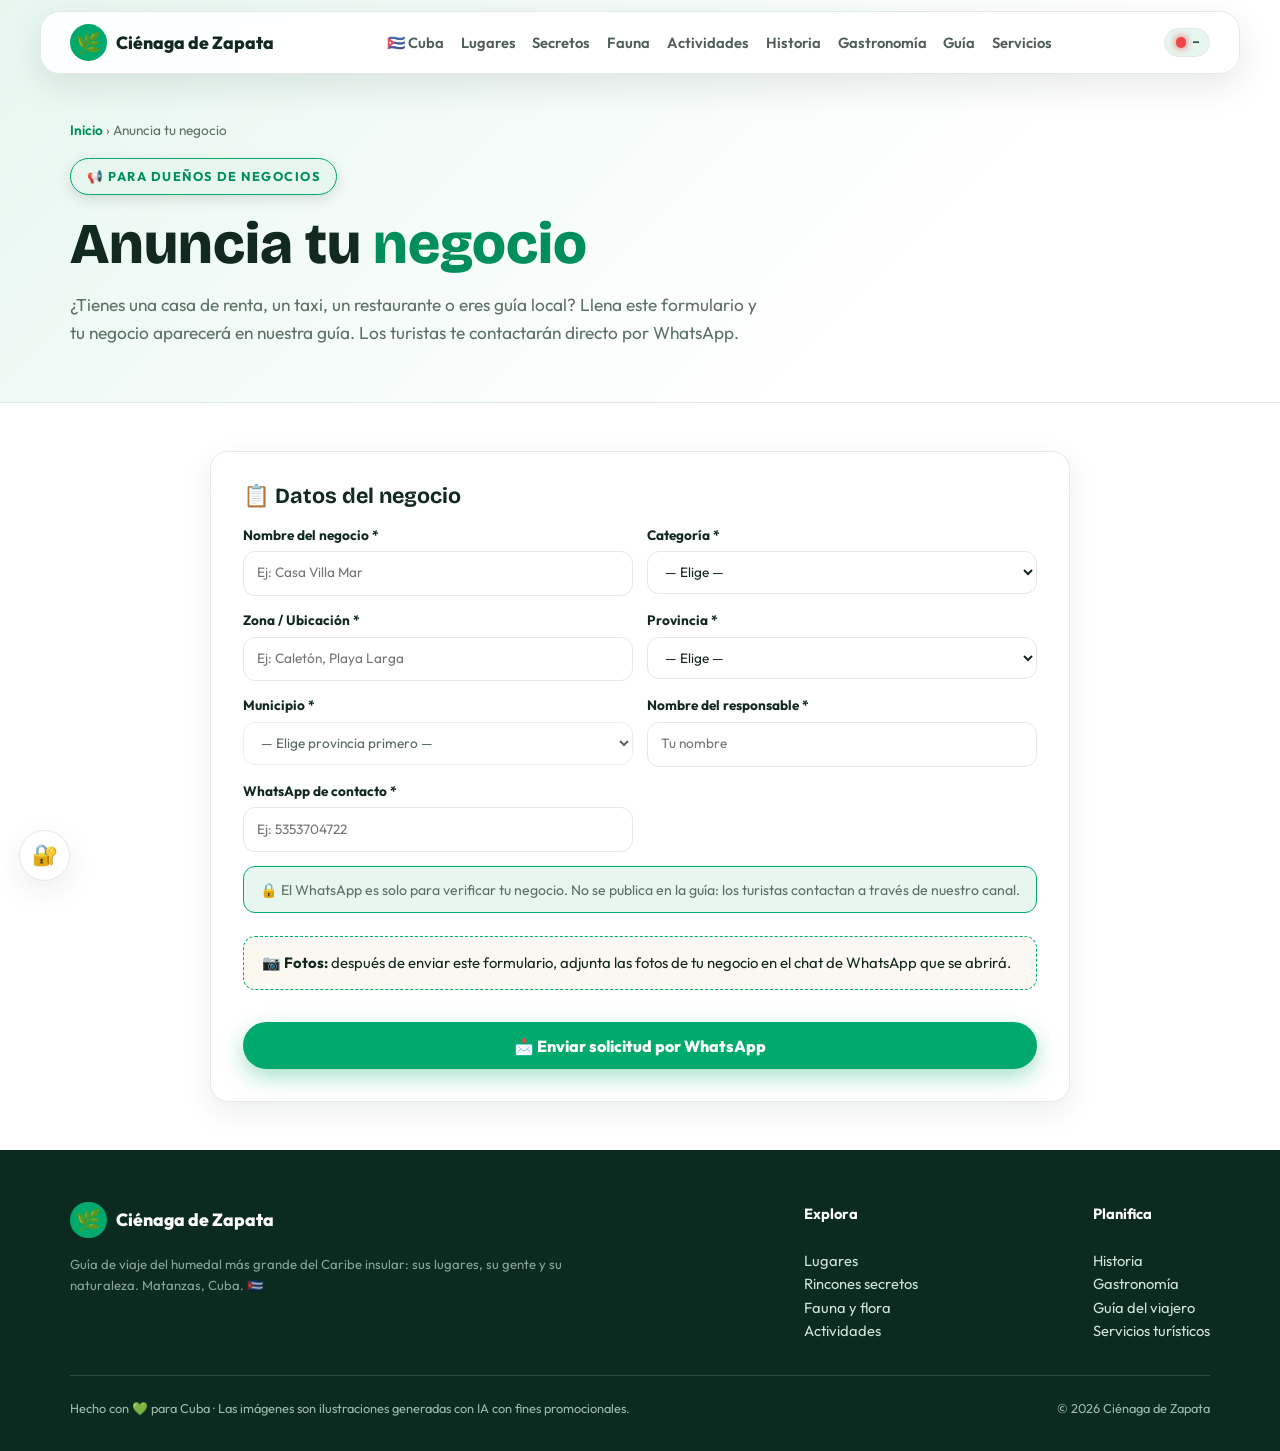
<file: publicar.html>
<!DOCTYPE html>
<html lang="es">
<head>
<meta charset="UTF-8">
<meta name="viewport" content="width=device-width, initial-scale=1.0">
<title>Anuncia tu negocio | Ciénaga de Zapata</title>
<meta name="description" content="Publica tu casa de renta, taxi, restaurante o servicio de guía en la guía de la Ciénaga de Zapata y recibe contactos directos de turistas por WhatsApp.">
<link rel="canonical" href="https://roygarcialeonardo.github.io/cienaga-de-zapata/publicar.html">
<meta property="og:title" content="Anuncia tu negocio | Ciénaga de Zapata 📢">
<meta property="og:description" content="Aparece en la guía de la Ciénaga de Zapata y recibe contactos directos de turistas por WhatsApp.">
<meta property="og:image" content="https://roygarcialeonardo.github.io/cienaga-de-zapata/img/hero-humedal.webp">
<meta property="og:type" content="article">
<meta name="twitter:card" content="summary_large_image">
<link rel="preconnect" href="https://fonts.googleapis.com">
<link rel="preconnect" href="https://fonts.gstatic.com" crossorigin>
<link href="https://fonts.googleapis.com/css2?family=Bricolage+Grotesque:opsz,wght@12..96,300..800&family=Outfit:wght@300..800&display=swap" rel="stylesheet">
<link rel="stylesheet" href="estilos.css">
<link rel="manifest" href="manifest.json">
<meta name="theme-color" content="#00aa6c">
<link rel="apple-touch-icon" href="img/apple-touch-icon.png">

</head>
<body>
<nav>
  <div class="nav-in">
    <a class="logo" href="index.html"><span class="mark">🌿</span> Ciénaga de Zapata</a>
    <div class="nav-links">
      <a href="provincias.html">🇨🇺 Cuba</a><a href="lugares.html">Lugares</a><a href="secretos.html">Secretos</a><a href="fauna-flora.html">Fauna</a>
      <a href="actividades.html">Actividades</a><a href="historia.html">Historia</a><a href="gastronomia.html">Gastronomía</a><a href="guia.html">Guía</a><a href="servicios.html">Servicios</a>
    </div>
    <span id="connBadge" class="conn-badge" title="Estado de la conexión"><span id="connDot" class="conn-dot"></span><span id="connText">···</span></span>
  </div>
</nav>
<header class="page-hero"><div class="wrap">
  <div class="crumbs"><a href="index.html">Inicio</a> › Anuncia tu negocio</div>
  <span class="kicker">📢 Para dueños de negocios</span>
  <h1>Anuncia tu <span class='grad'>negocio</span></h1>
  <p class="intro">¿Tienes una casa de renta, un taxi, un restaurante o eres guía local? Llena este formulario y tu negocio aparecerá en nuestra guía. Los turistas te contactarán directo por WhatsApp.</p>
</div></header>
<main><section style="padding:3rem 0"><div class="wrap">
<form id="pubForm" class="pub-form" novalidate>
  <h2>📋 Datos del negocio</h2>
  <div class="pub-grid">
    <label>Nombre del negocio *<input type="text" id="pubNombre" placeholder="Ej: Casa Villa Mar" autocomplete="organization"></label>
    <label>Categoría *<select id="pubCategoria">
      <option value="">— Elige —</option>
      <option value="Hospedaje">🏠 Hospedaje (casa de renta, hostal, villa)</option>
      <option value="Gastronomía">🍽️ Gastronomía (restaurante, cafetería)</option>
      <option value="Transporte">🚕 Transporte (taxi, bote, alquiler)</option>
      <option value="Guías">🧭 Guías (guía local, excursiones)</option>
      <option value="Otros">✨ Otros</option>
    </select></label>
    <label>Zona / Ubicación *<input type="text" id="pubZona" placeholder="Ej: Caletón, Playa Larga"></label>
    <label>Provincia *<select id="pubProvincia"><option value="">— Elige —</option></select></label>
    <label>Municipio *<select id="pubMunicipio" disabled><option value="">— Elige provincia primero —</option></select></label>
    <label>Nombre del responsable *<input type="text" id="pubResponsable" placeholder="Tu nombre" autocomplete="name"></label>
    <label>WhatsApp de contacto *<input type="tel" id="pubWhatsapp" placeholder="Ej: 5353704722" autocomplete="tel"></label>
  </div>
  <p class="pub-nota">🔒 El WhatsApp es solo para verificar tu negocio. No se publica en la guía: los turistas contactan a través de nuestro canal.</p>

  <!-- Secciones solo para Hospedaje -->
  <div id="secHospedaje" hidden>
    <h2>🏠 Datos básicos del alojamiento</h2>
    <div class="pub-grid pub-grid5">
      <label>Personas<input type="number" id="pubPersonas" min="1" max="50" placeholder="4"></label>
      <label>Dormitorios<input type="number" id="pubDormitorios" min="0" max="30" placeholder="2"></label>
      <label>Baños<input type="number" id="pubBanos" min="0" max="30" placeholder="1"></label>
      <label>m²<input type="number" id="pubM2" min="0" max="10000" placeholder="95"></label>
      <label>Tipo<select id="pubTipo">
        <option value="">—</option>
        <option>Casa rural</option><option>Villa</option><option>Hostal</option>
        <option>Apartamento</option><option>Otro</option>
      </select></label>
    </div>

    <h2>✨ Aspectos destacados <span class="pub-opc">(opcional, hasta 3)</span></h2>
    <p class="pub-sub">Lo mejor de tu negocio en pocas palabras, como lo verán los turistas.</p>
    <div class="pub-dest" id="pubDest0"><label>Título 1<input type="text" id="pubDest0T" placeholder="Ej: Piscina privada"></label><label>Texto 1<input type="text" id="pubDest0D" placeholder="Ej: La estancia tiene piscina privada."></label></div>
    <div class="pub-dest" id="pubDest1"><label>Título 2<input type="text" id="pubDest1T" placeholder="Ej: Cocina bien equipada"></label><label>Texto 2<input type="text" id="pubDest1D" placeholder="Ej: Prepara tus platos en una cocina completa."></label></div>
    <div class="pub-dest" id="pubDest2"><label>Título 3<input type="text" id="pubDest2T" placeholder="Ej: Aparcamiento gratuito"></label><label>Texto 3<input type="text" id="pubDest2D" placeholder="Ej: Aparcamiento gratis en las instalaciones."></label></div>

    <h2>📝 Descripción *</h2>
    <label class="pub-full">Cuéntale al turista cómo es tu negocio<textarea id="pubDescripcion" rows="5" placeholder="Describe tu casa: habitaciones, ambiente, qué la hace especial, cercanía a la playa…"></textarea></label>

    <h2>✅ Servicios / amenidades</h2>
    <div class="pub-checks" id="pubAmenChecks">
      <label><input type="checkbox" value="Piscina privada"> Piscina privada</label>
      <label><input type="checkbox" value="Wifi"> Wifi</label>
      <label><input type="checkbox" value="Aire acondicionado"> Aire acondicionado</label>
      <label><input type="checkbox" value="Barbacoa"> Barbacoa</label>
      <label><input type="checkbox" value="Jacuzzi"> Jacuzzi</label>
      <label><input type="checkbox" value="Aparcamiento"> Aparcamiento</label>
      <label><input type="checkbox" value="Jardín"> Jardín</label>
      <label><input type="checkbox" value="Lavadora"> Lavadora</label>
      <label><input type="checkbox" value="Nevera"> Nevera</label>
      <label><input type="checkbox" value="Cocina equipada"> Cocina equipada</label>
      <label><input type="checkbox" value="TV"> TV</label>
      <label><input type="checkbox" value="Agua caliente"> Agua caliente</label>
    </div>
    <label class="pub-full">Otros servicios (separados por comas)<input type="text" id="pubAmenOtros" placeholder="Ej: Terraza con vista al mar, Bicicletas"></label>

    <h2>🛏️ Distribución de dormitorios</h2>
    <div id="pubDorms"></div>
    <button type="button" class="btn btn-ghost pub-add" id="pubAddDorm">＋ Añadir dormitorio</button>
  </div>

  <!-- Secciones para no-hospedaje -->
  <div id="secNoHospedaje" hidden>
    <h2>📝 Descripción *</h2>
    <label class="pub-full">Cuéntale al turista qué ofreces<textarea id="pubDescripcion2" rows="5" placeholder="Describe tu servicio: qué incluye, experiencia, zona donde trabajas…"></textarea></label>
    <h2>🕐 Horario o detalles <span class="pub-opc">(opcional)</span></h2>
    <label class="pub-full"><input type="text" id="pubHorario" placeholder="Ej: Abierto de 8:00 a 22:00 · Servicio en toda la Ciénaga"></label>
  </div>

  <div class="pub-fotos">📷 <b>Fotos:</b> después de enviar este formulario, adjunta las fotos de tu negocio en el chat de WhatsApp que se abrirá.</div>

  <p class="error" id="pubError" hidden></p>
  <button type="submit" class="btn btn-sol pub-enviar">📩 Enviar solicitud por WhatsApp</button>
</form>
<div id="pubOk" class="pub-ok" hidden>
  <h2>¡Gracias! 🎉</h2>
  <p>Revisaremos tu negocio y te contactaremos por WhatsApp para publicarlo en la guía.</p>
  <p><a class="btn btn-sol" href="servicios.html">Ver la guía de servicios</a></p>
</div>
</div></section></main>
<footer>
  <div class="wrap">
    <div class="foot-grid">
      <div><a class="logo" href="index.html"><span class="mark">🌿</span> Ciénaga de Zapata</a>
        <p class="nota">Guía de viaje del humedal más grande del Caribe insular: sus lugares, su gente y su naturaleza. Matanzas, Cuba. 🇨🇺</p></div>
      <div><b>Explora</b><br><br>
        <a href="lugares.html" style="text-decoration:none">Lugares</a><br>
        <a href="secretos.html" style="text-decoration:none">Rincones secretos</a><br>
        <a href="fauna-flora.html" style="text-decoration:none">Fauna y flora</a><br>
        <a href="actividades.html" style="text-decoration:none">Actividades</a></div>
      <div><b>Planifica</b><br><br>
        <a href="historia.html" style="text-decoration:none">Historia</a><br>
        <a href="gastronomia.html" style="text-decoration:none">Gastronomía</a><br>
        <a href="guia.html" style="text-decoration:none">Guía del viajero</a><br>
        <a href="servicios.html" style="text-decoration:none">Servicios turísticos</a></div>
    </div>
    <div class="foot-bottom">
      <span>Hecho con 💚 para Cuba · Las imágenes son ilustraciones generadas con IA con fines promocionales.</span>
      <span>© 2026 Ciénaga de Zapata</span>
    </div>
  </div>
</footer>
<script src="config.js"></script>
<script src="publicar.js"></script>
<script src="admin.js"></script>
<script>
const io=new IntersectionObserver(es=>es.forEach(e=>{if(e.isIntersecting){e.target.classList.add('vis');io.unobserve(e.target)}}),{threshold:.1});
document.querySelectorAll('.rv').forEach(el=>io.observe(el));
</script>
</body>
</html>
</file>
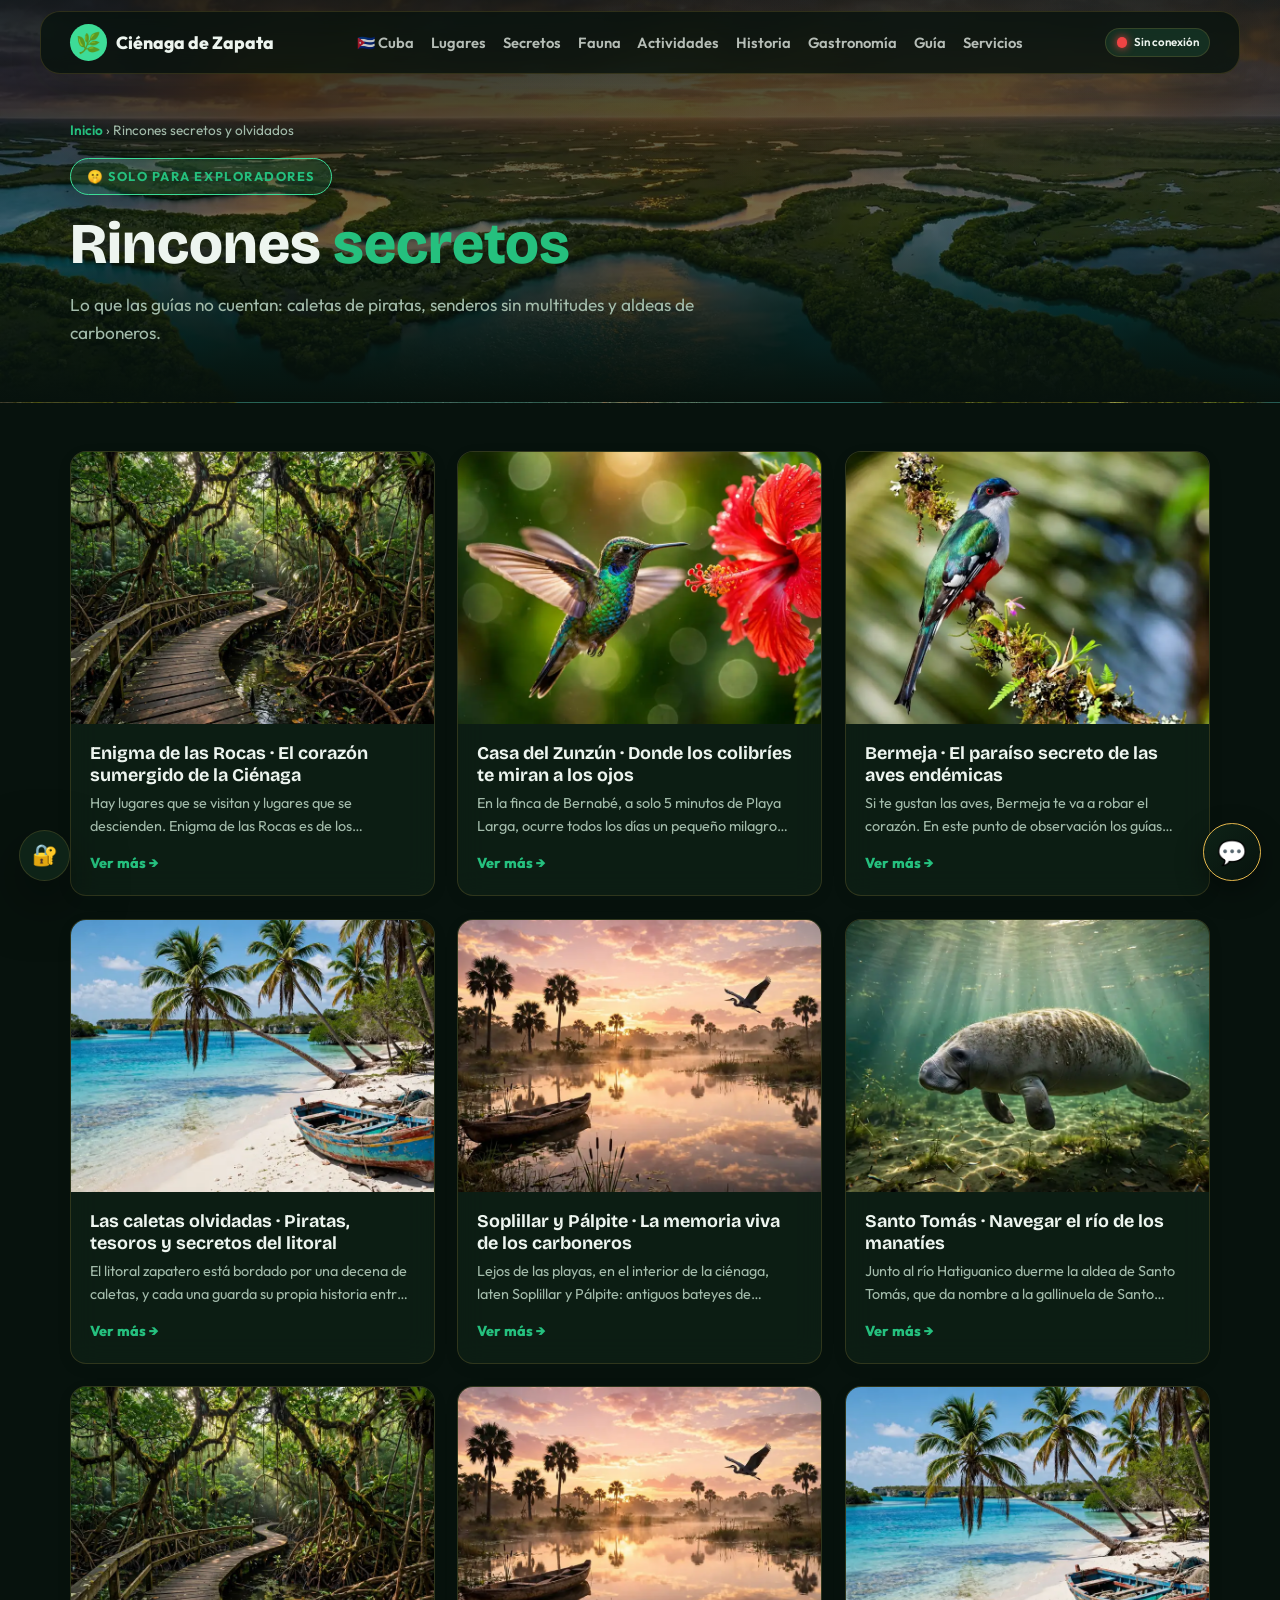
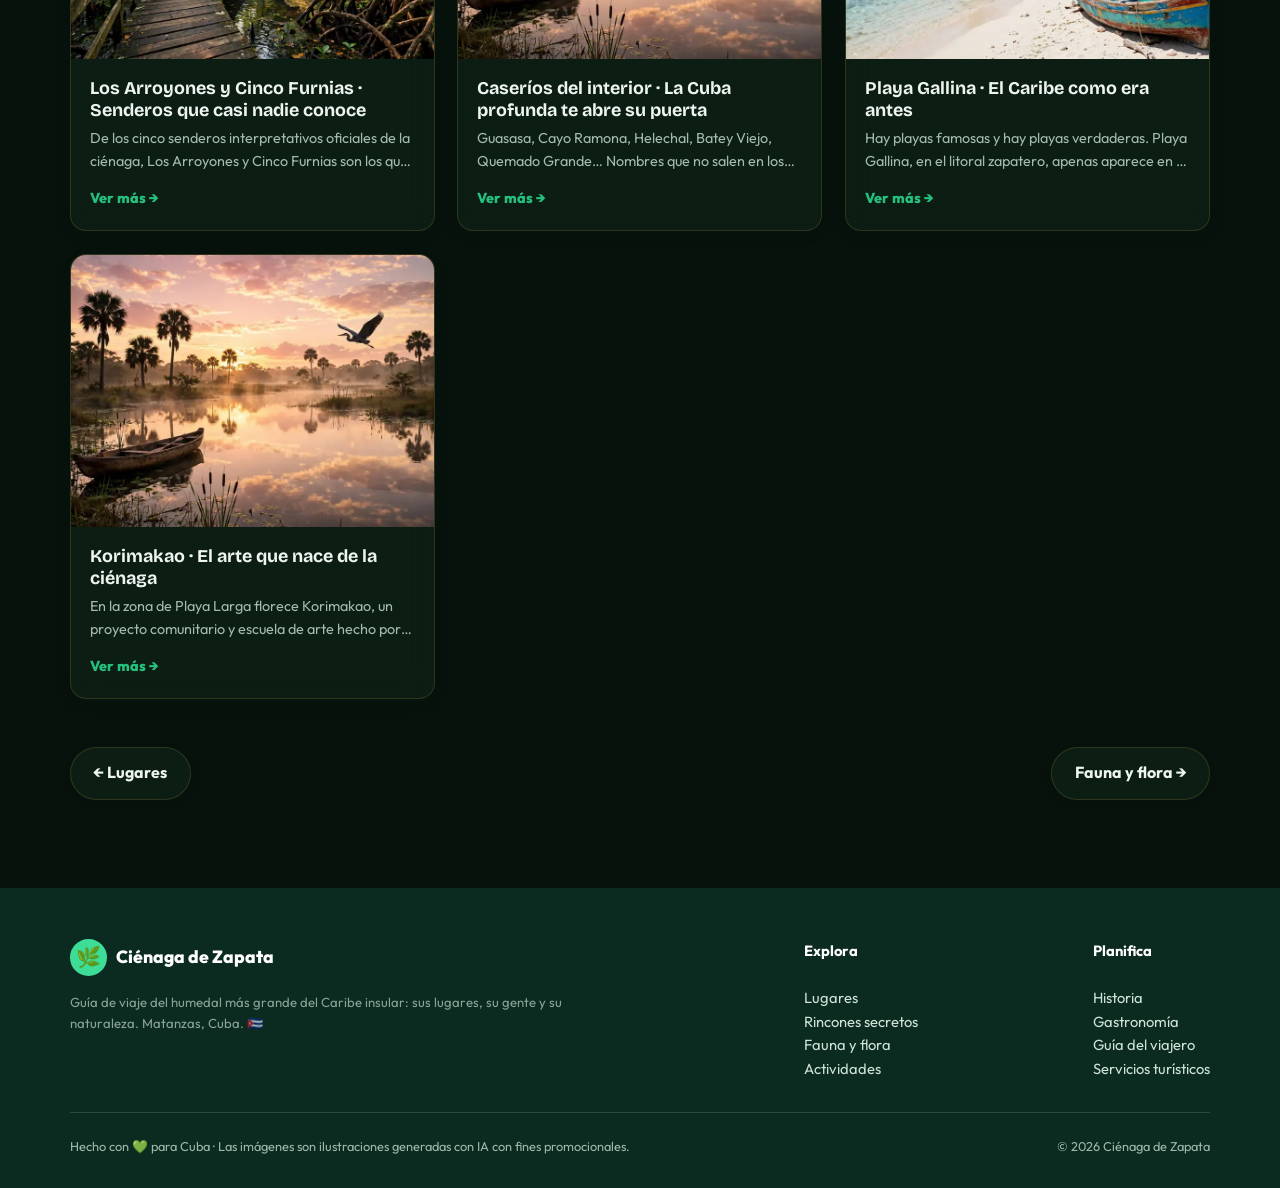
<file: secretos.html>
<!DOCTYPE html>
<html lang="es">
<head>
<meta charset="UTF-8">
<meta name="viewport" content="width=device-width, initial-scale=1.0">
<title>Rincones secretos y olvidados | Ciénaga de Zapata</title>
<meta name="description" content="Los 10 rincones más olvidados de la Ciénaga de Zapata: Enigma de las Rocas, Casa del Zunzún, Bermeja, caletas de piratas y más.">
<link rel="canonical" href="https://roygarcialeonardo.github.io/cienaga-de-zapata/secretos.html">
<meta property="og:title" content="Rincones secretos y olvidados | Ciénaga de Zapata 🌿">
<meta property="og:description" content="Los 10 rincones más olvidados de la Ciénaga de Zapata: Enigma de las Rocas, Casa del Zunzún, Bermeja, caletas de piratas y más.">
<meta property="og:image" content="https://roygarcialeonardo.github.io/cienaga-de-zapata/img/sendero-manglar.webp">
<meta property="og:url" content="https://roygarcialeonardo.github.io/cienaga-de-zapata/secretos.html">
<meta property="og:type" content="article">
<meta name="twitter:card" content="summary_large_image">
<link rel="preconnect" href="https://fonts.googleapis.com">
<link rel="preconnect" href="https://fonts.gstatic.com" crossorigin>
<link href="https://fonts.googleapis.com/css2?family=Bricolage+Grotesque:opsz,wght@12..96,300..800&family=Outfit:wght@300..800&display=swap" rel="stylesheet">
<link rel="stylesheet" href="estilos.css">
<link rel="manifest" href="manifest.json">
<meta name="theme-color" content="#00aa6c">
<link rel="apple-touch-icon" href="img/apple-touch-icon.png">

<script type="application/ld+json">
{"@context":"https://schema.org","@type":"BreadcrumbList","itemListElement":[{"@type":"ListItem","position":1,"name":"Inicio","item":"https://roygarcialeonardo.github.io/cienaga-de-zapata/"},{"@type":"ListItem","position":2,"name":"Rincones secretos y olvidados","item":"https://roygarcialeonardo.github.io/cienaga-de-zapata/secretos.html"}]}
</script>
</head>
<body>
<nav>
  <div class="nav-in">
    <a class="logo" href="index.html"><span class="mark">🌿</span> Ciénaga de Zapata</a>
    <div class="nav-links">
      <a href="provincias.html">🇨🇺 Cuba</a><a href="lugares.html">Lugares</a><a href="secretos.html">Secretos</a><a href="fauna-flora.html">Fauna</a>
      <a href="actividades.html">Actividades</a><a href="historia.html">Historia</a><a href="gastronomia.html">Gastronomía</a><a href="guia.html">Guía</a><a href="servicios.html">Servicios</a>
    </div>
    <span id="connBadge" class="conn-badge" title="Estado de la conexión"><span id="connDot" class="conn-dot"></span><span id="connText">···</span></span>
  </div>
</nav>
<header class="page-hero"><div class="wrap">
  <div class="crumbs"><a href="index.html">Inicio</a> › Rincones secretos y olvidados</div>
  <span class="kicker">🤫 Solo para exploradores</span>
  <h1>Rincones <span class='grad'>secretos</span></h1>
  <p class="intro">Lo que las guías no cuentan: caletas de piratas, senderos sin multitudes y aldeas de carboneros.</p>
</div></header>
<main><section style="padding-top:3rem"><div class="wrap">
<div class="toc"><b>📑 En esta página</b><ul id="tocList"><li>Cargando…</li></ul></div>
<div id="fichas"><p style="opacity:.7">Cargando contenido…</p></div>
<noscript><p>Activa JavaScript para ver el contenido de esta página.</p></noscript>
<div class="pag-nav"><a href="lugares.html">← Lugares</a><a href="fauna-flora.html">Fauna y flora →</a></div>
</div></section></main>
<footer>
  <div class="wrap">
    <div class="foot-grid">
      <div><a class="logo" href="index.html"><span class="mark">🌿</span> Ciénaga de Zapata</a>
        <p class="nota">Guía de viaje del humedal más grande del Caribe insular: sus lugares, su gente y su naturaleza. Matanzas, Cuba. 🇨🇺</p></div>
      <div><b>Explora</b><br><br>
        <a href="lugares.html" style="text-decoration:none">Lugares</a><br>
        <a href="secretos.html" style="text-decoration:none">Rincones secretos</a><br>
        <a href="fauna-flora.html" style="text-decoration:none">Fauna y flora</a><br>
        <a href="actividades.html" style="text-decoration:none">Actividades</a></div>
      <div><b>Planifica</b><br><br>
        <a href="historia.html" style="text-decoration:none">Historia</a><br>
        <a href="gastronomia.html" style="text-decoration:none">Gastronomía</a><br>
        <a href="guia.html" style="text-decoration:none">Guía del viajero</a><br>
        <a href="servicios.html" style="text-decoration:none">Servicios turísticos</a></div>
    </div>
    <div class="foot-bottom">
      <span>Hecho con 💚 para Cuba · Las imágenes son ilustraciones generadas con IA con fines promocionales.</span>
      <span>© 2026 Ciénaga de Zapata</span>
    </div>
  </div>
</footer>
<script src="config.js"></script>
<script>const PAGINA="secretos";</script>
<script src="sitio.js"></script>
<script src="admin.js"></script>
<script>
const io=new IntersectionObserver(es=>es.forEach(e=>{if(e.isIntersecting){e.target.classList.add('vis');io.unobserve(e.target)}}),{threshold:.1});
document.querySelectorAll('.rv').forEach(el=>io.observe(el));
</script>
</body>
</html>
</file>
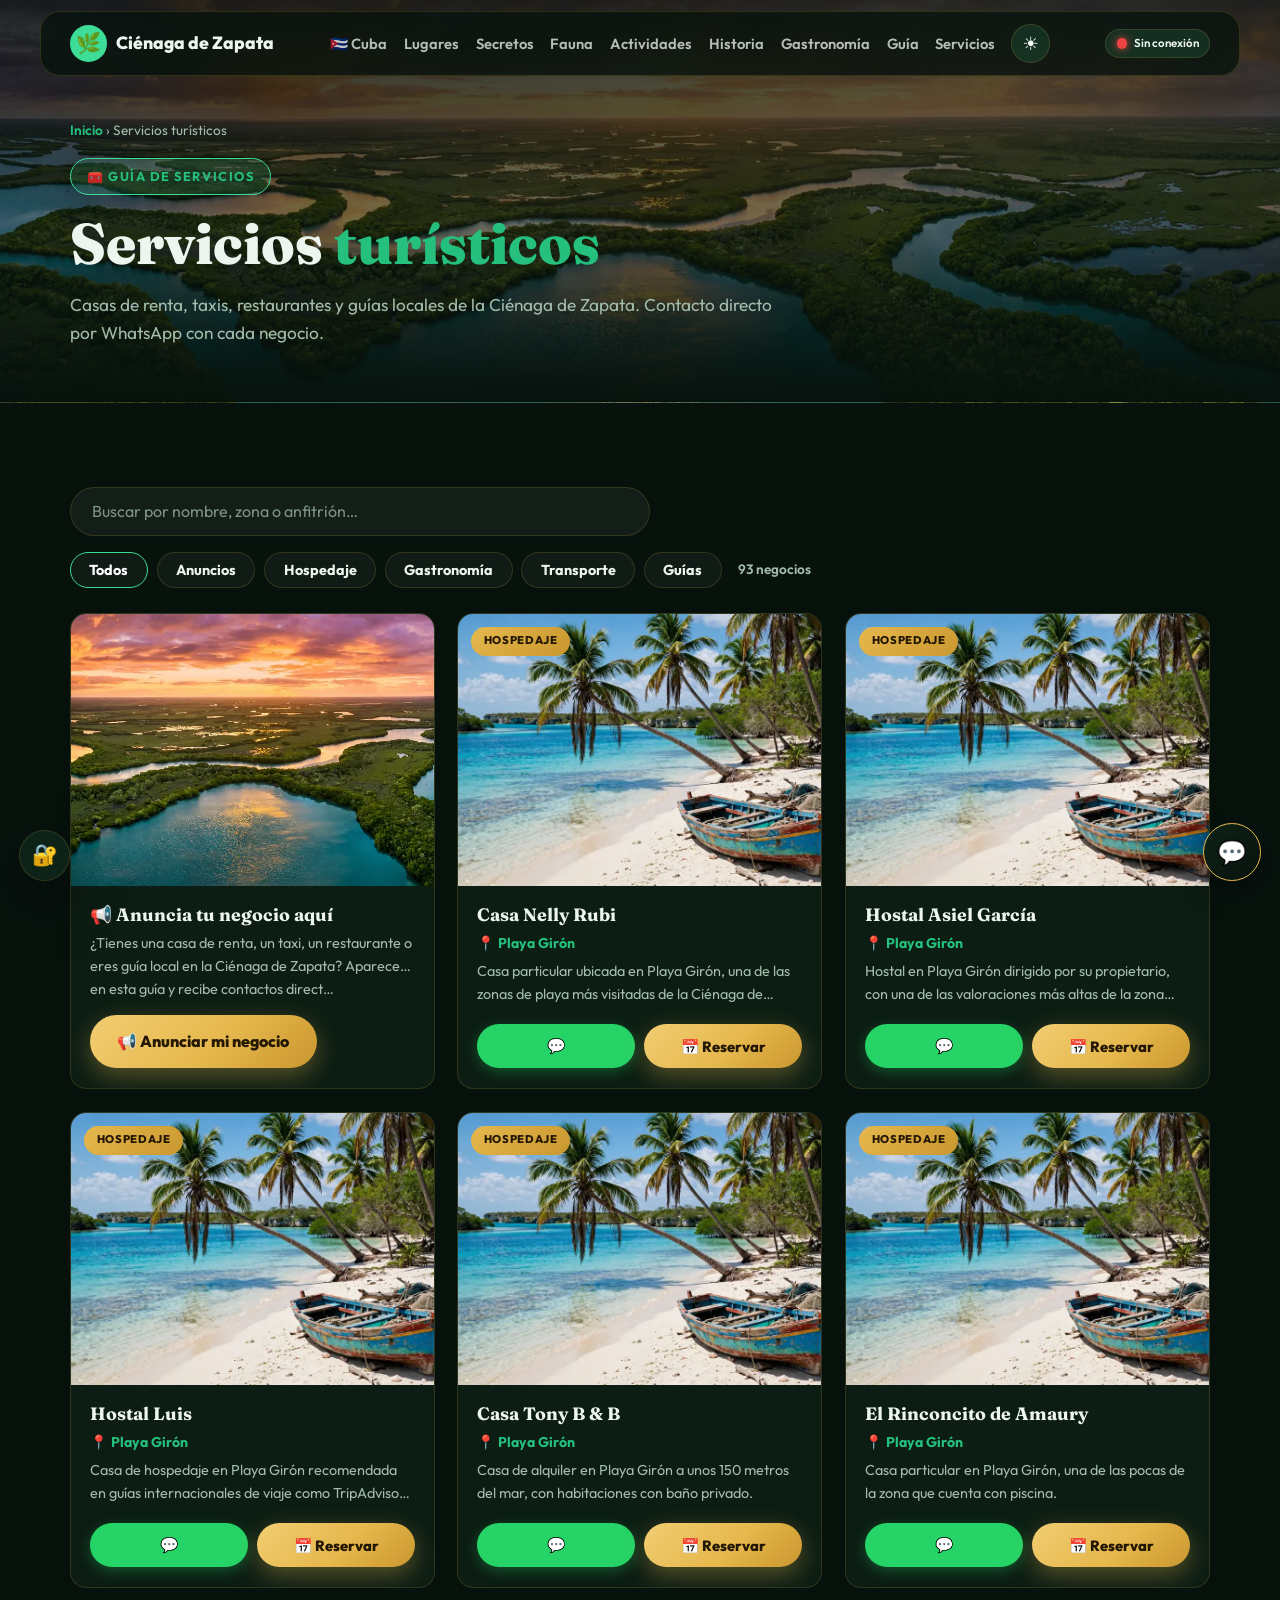
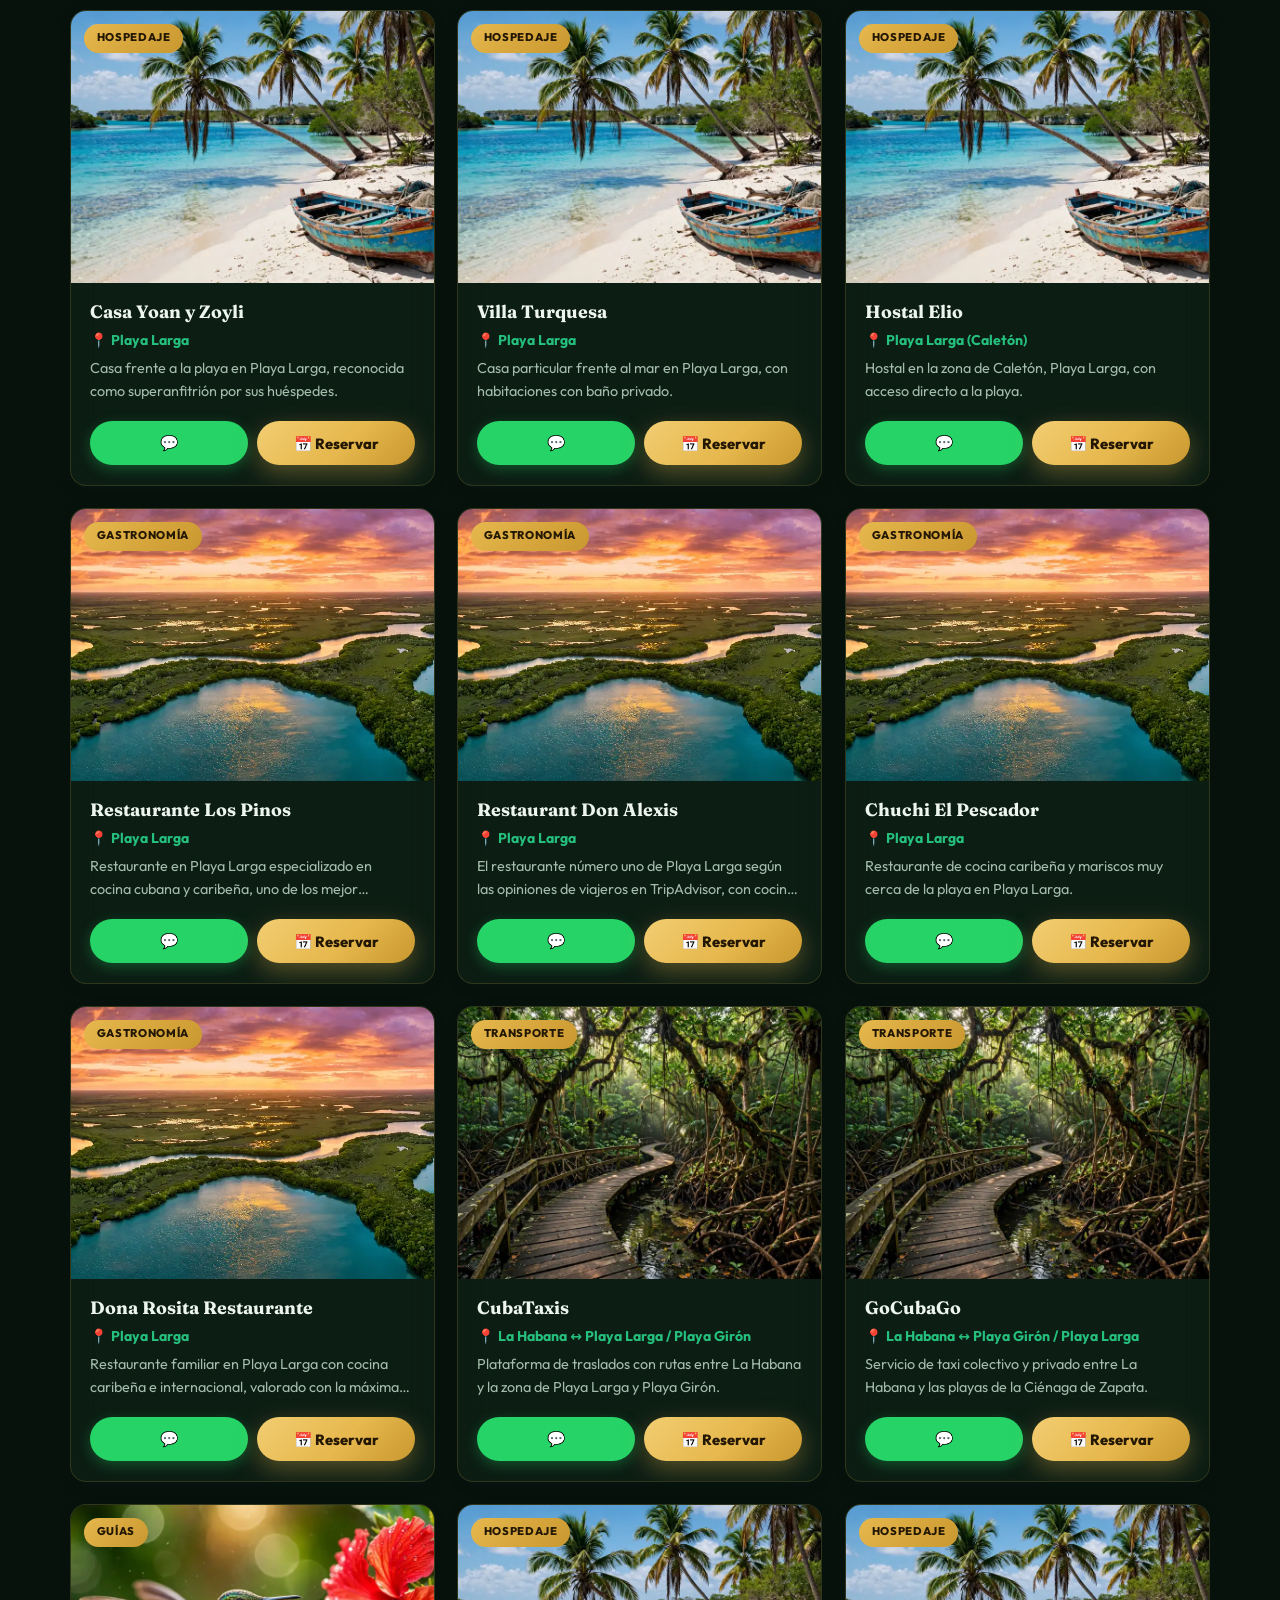
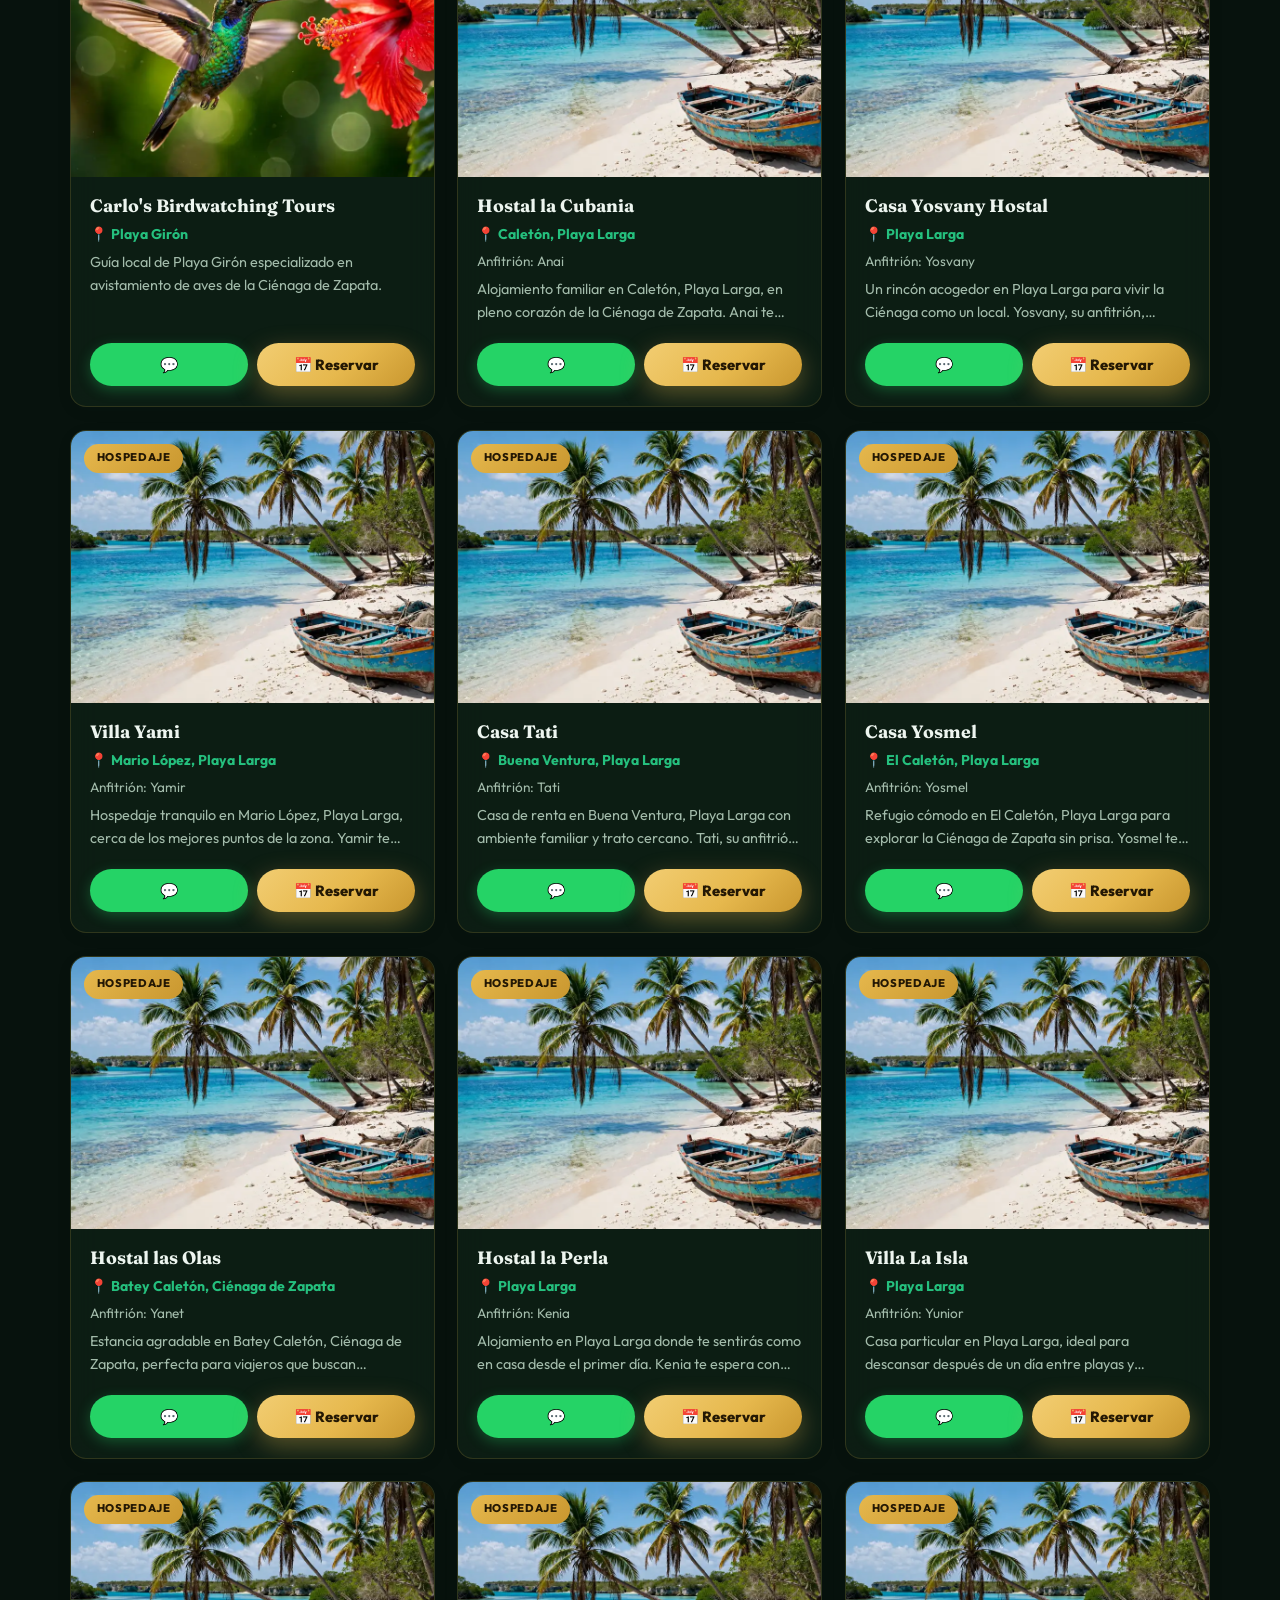
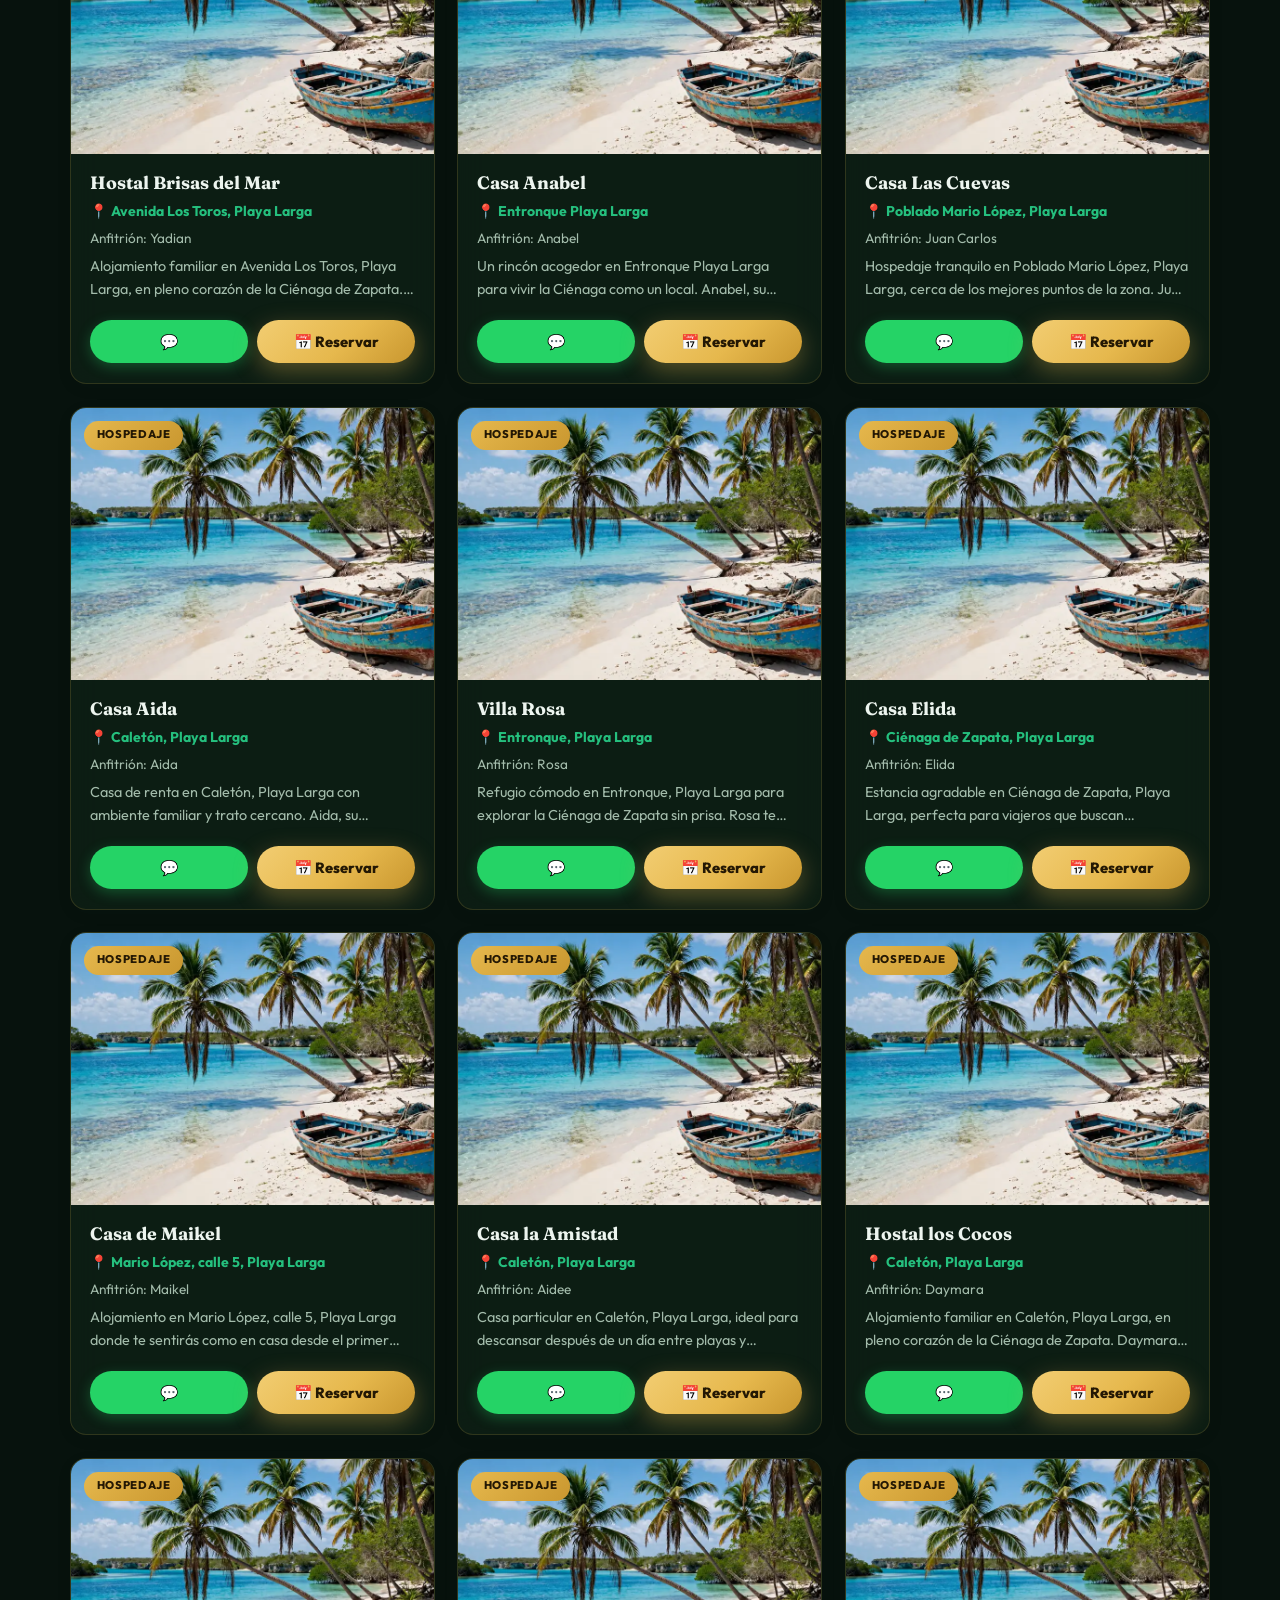
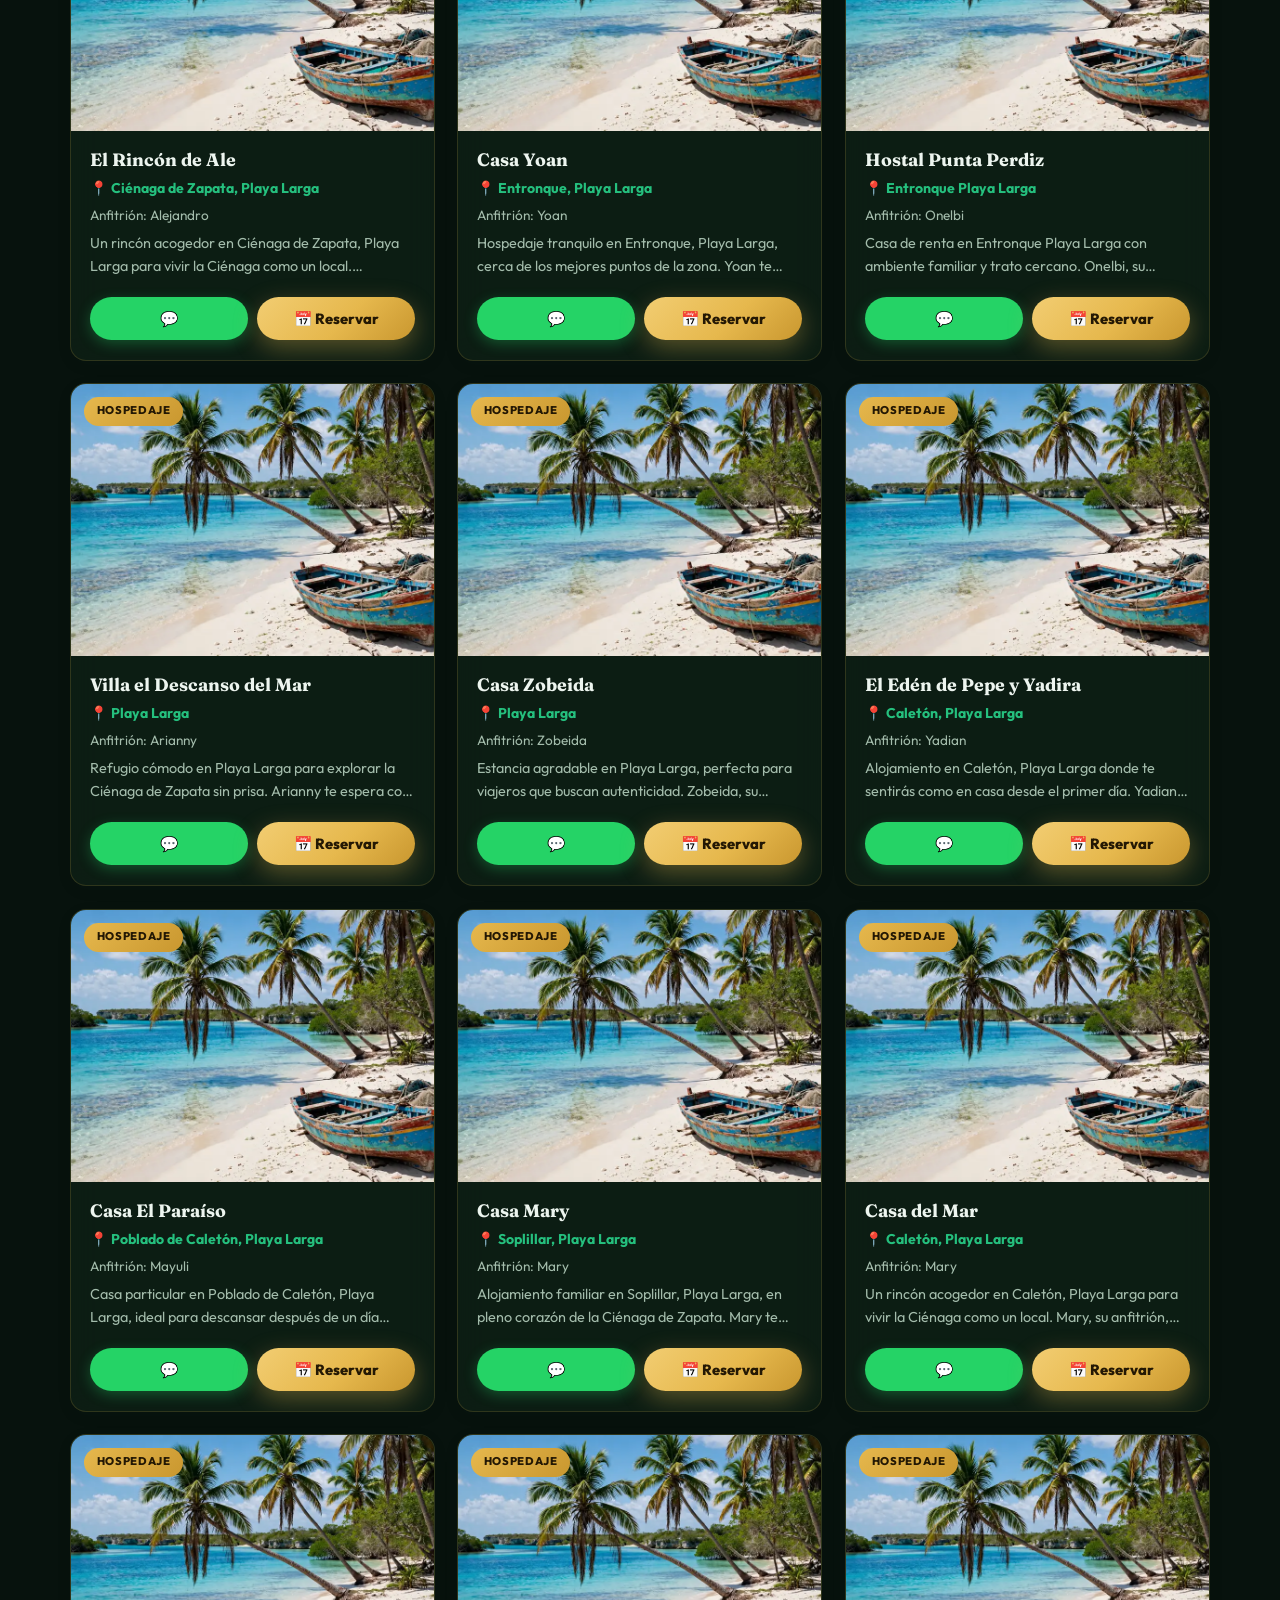
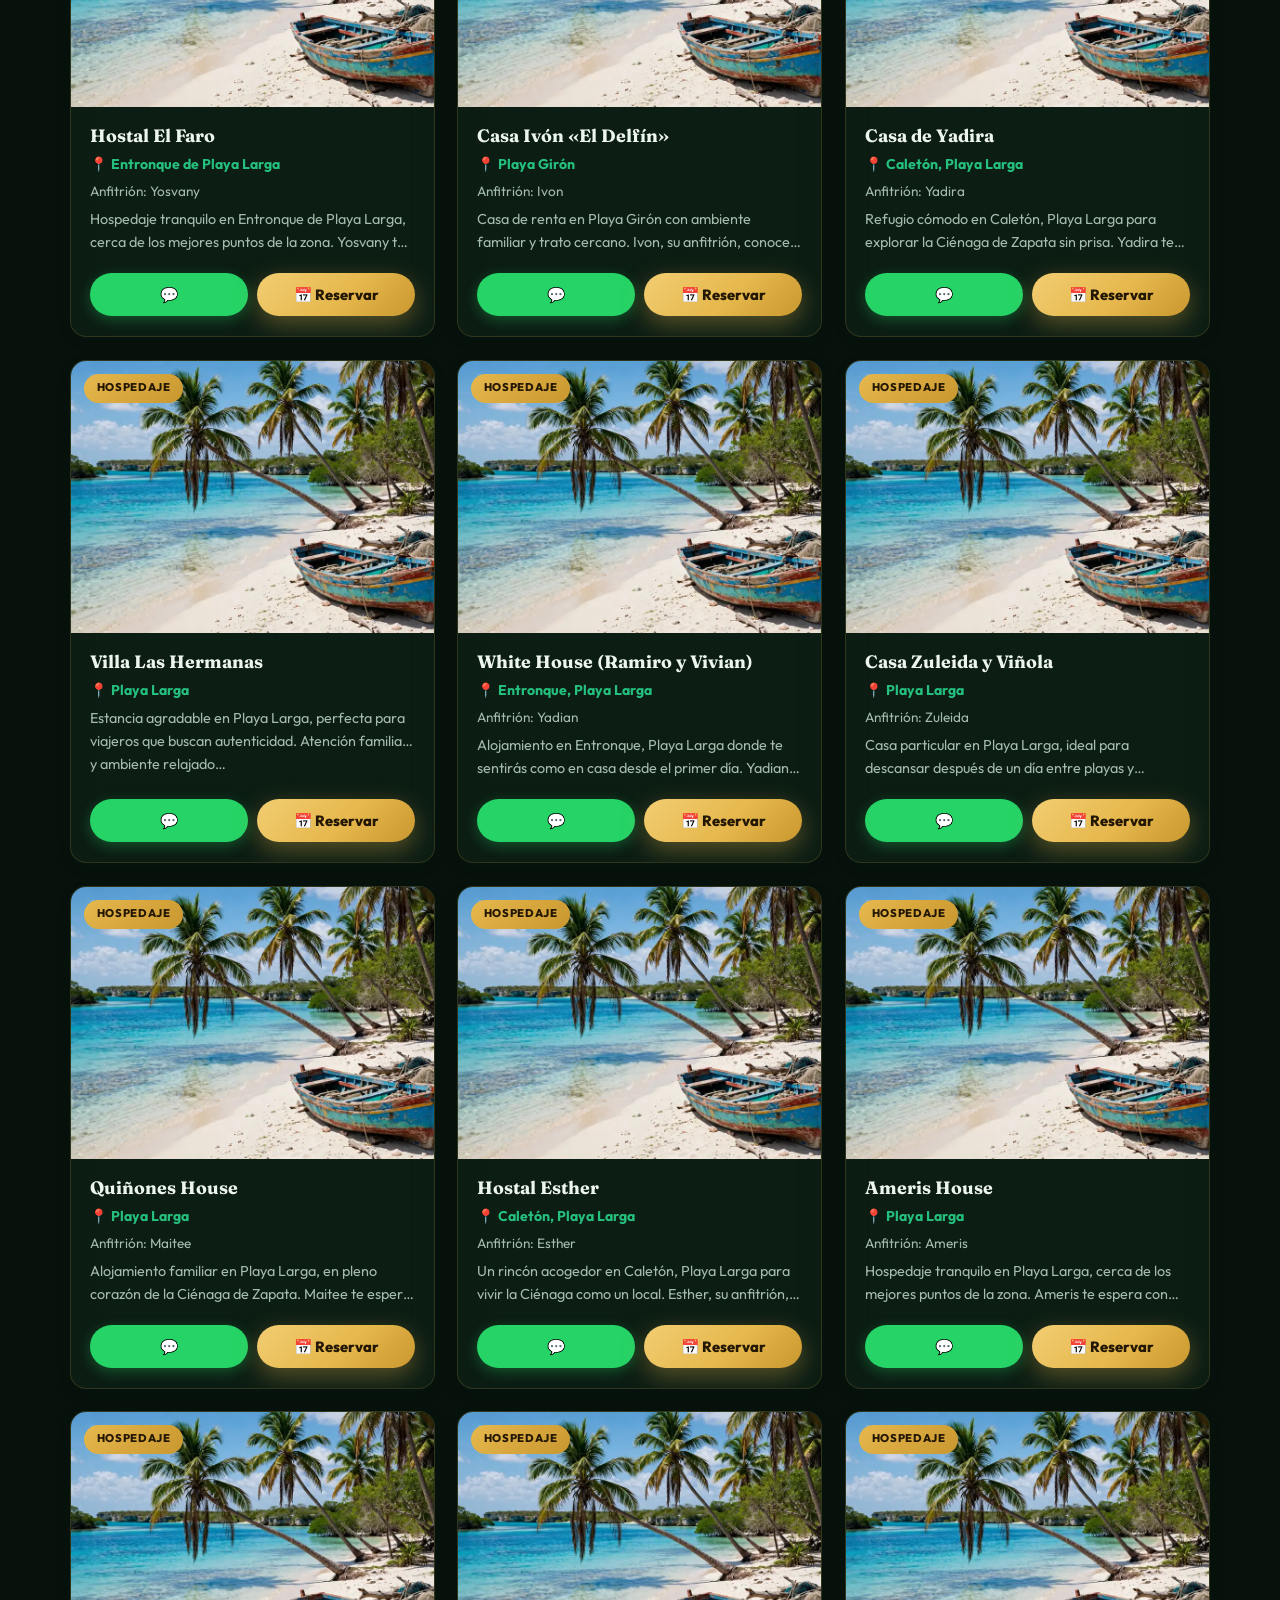
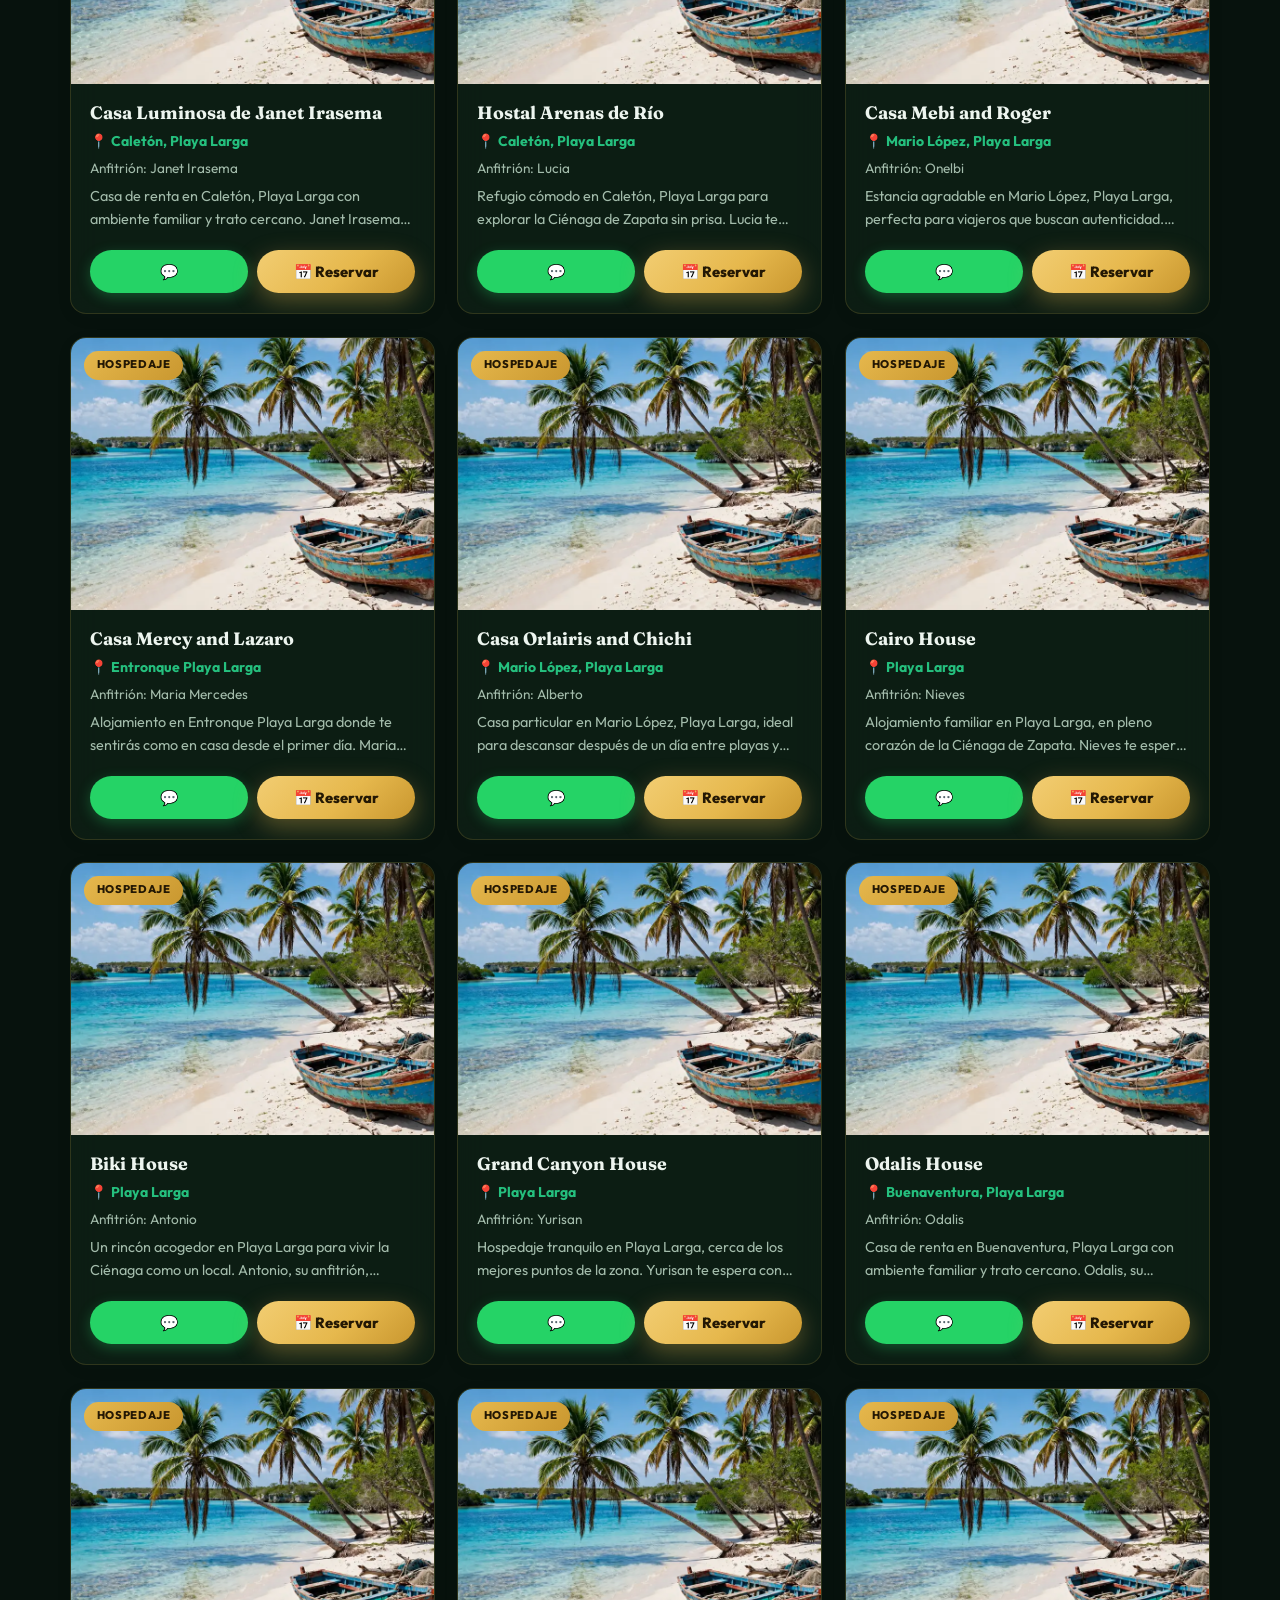
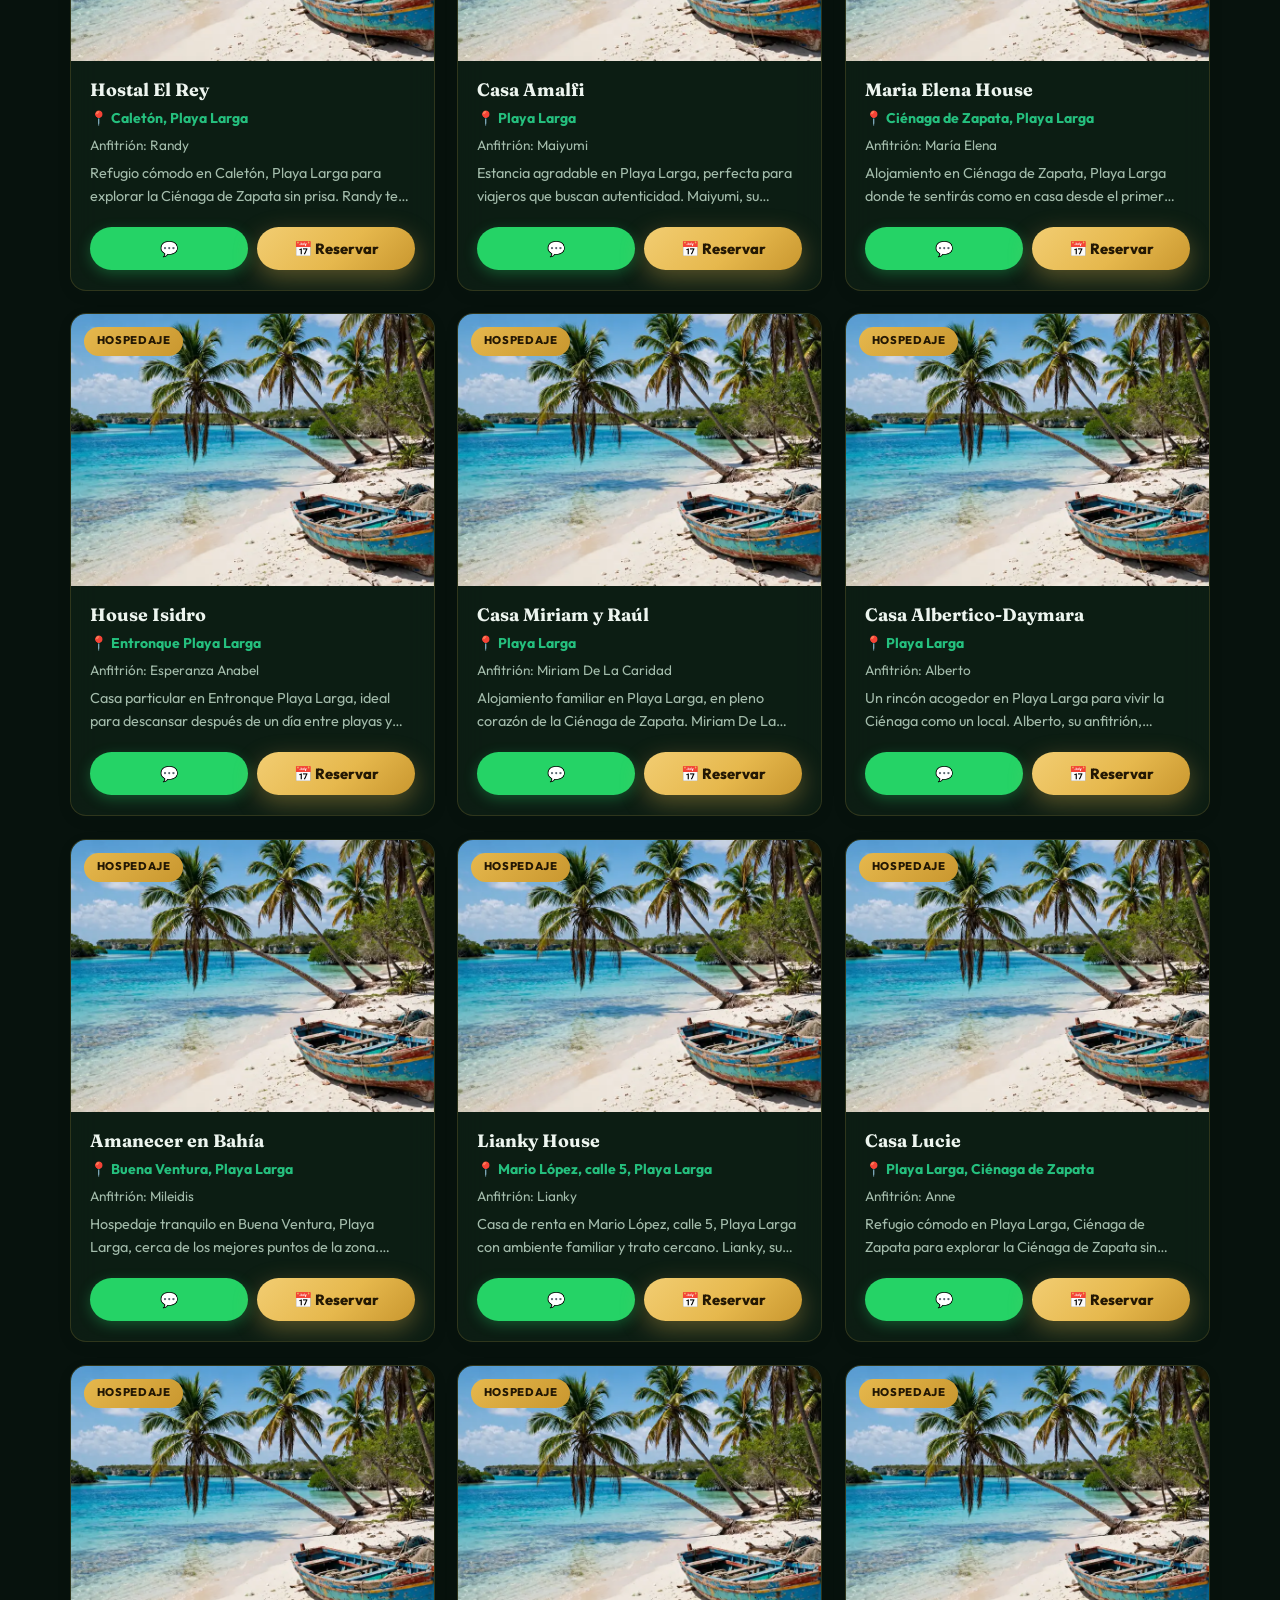
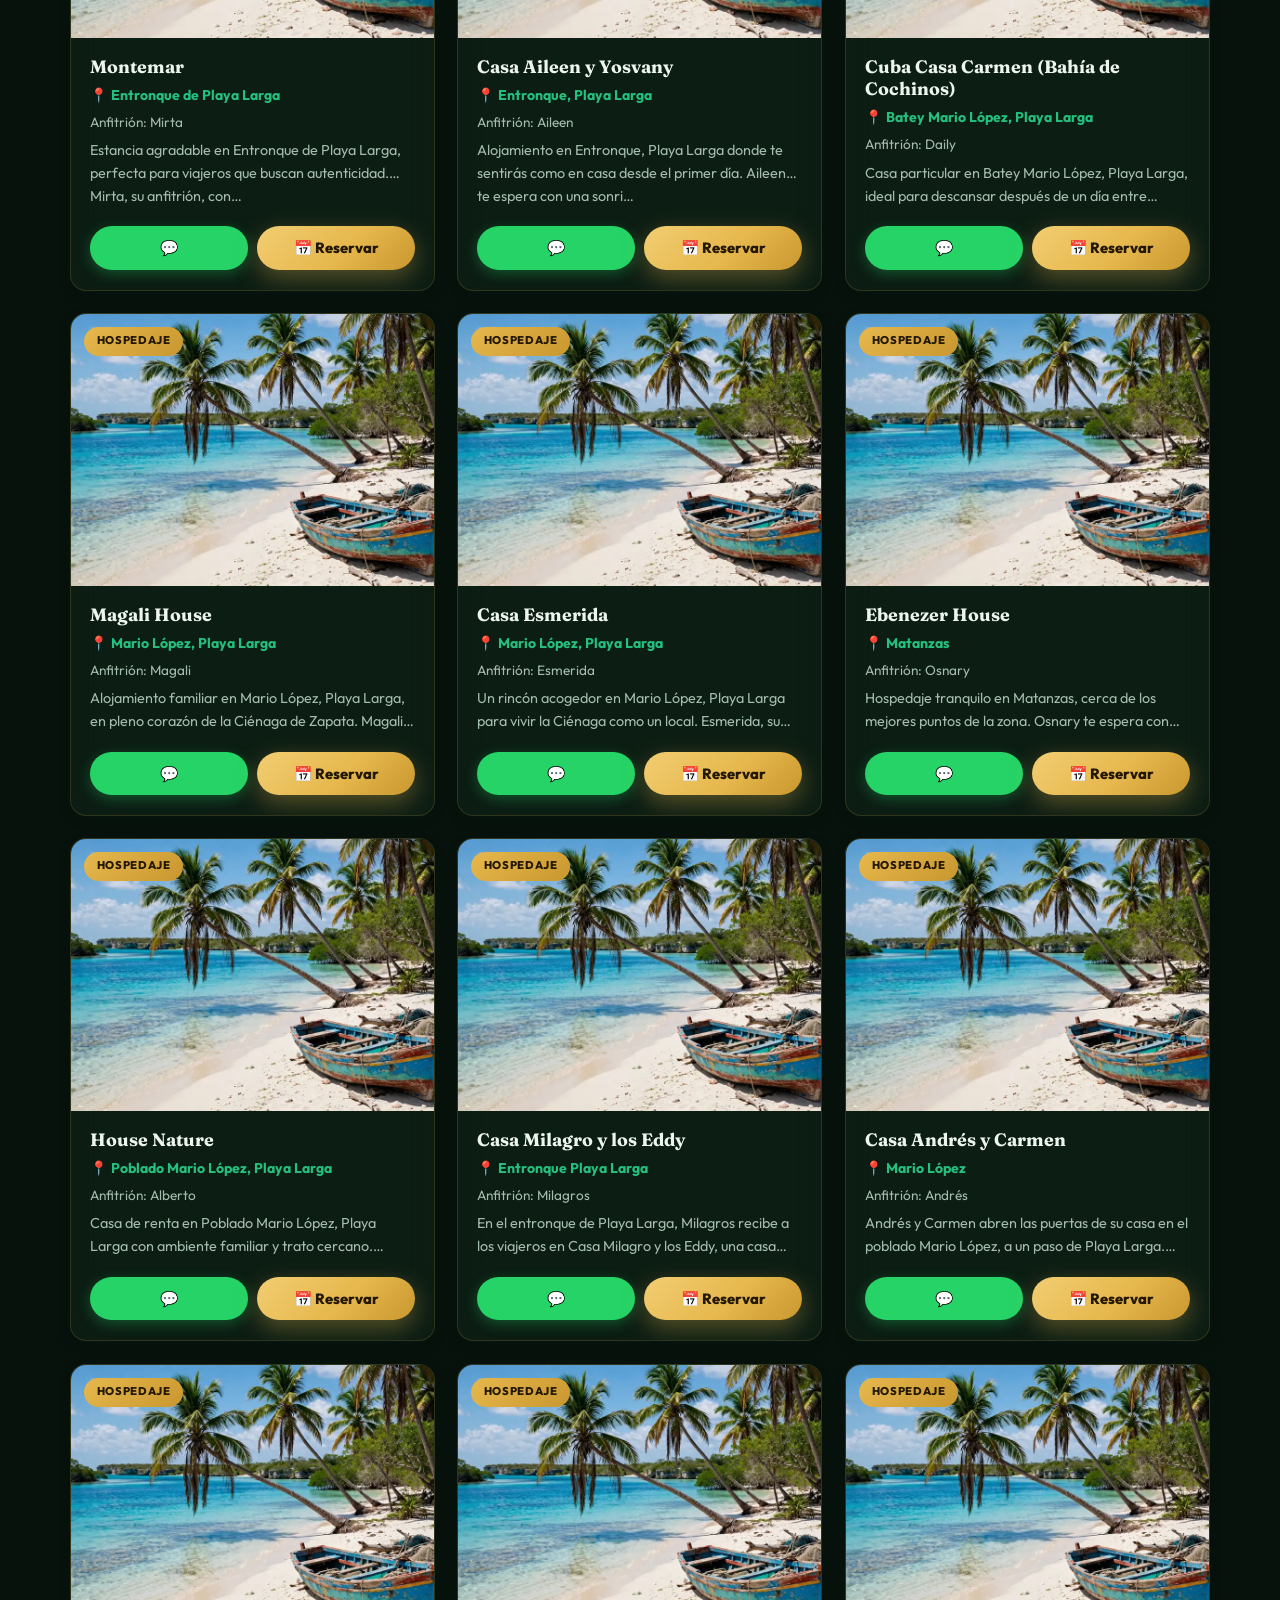
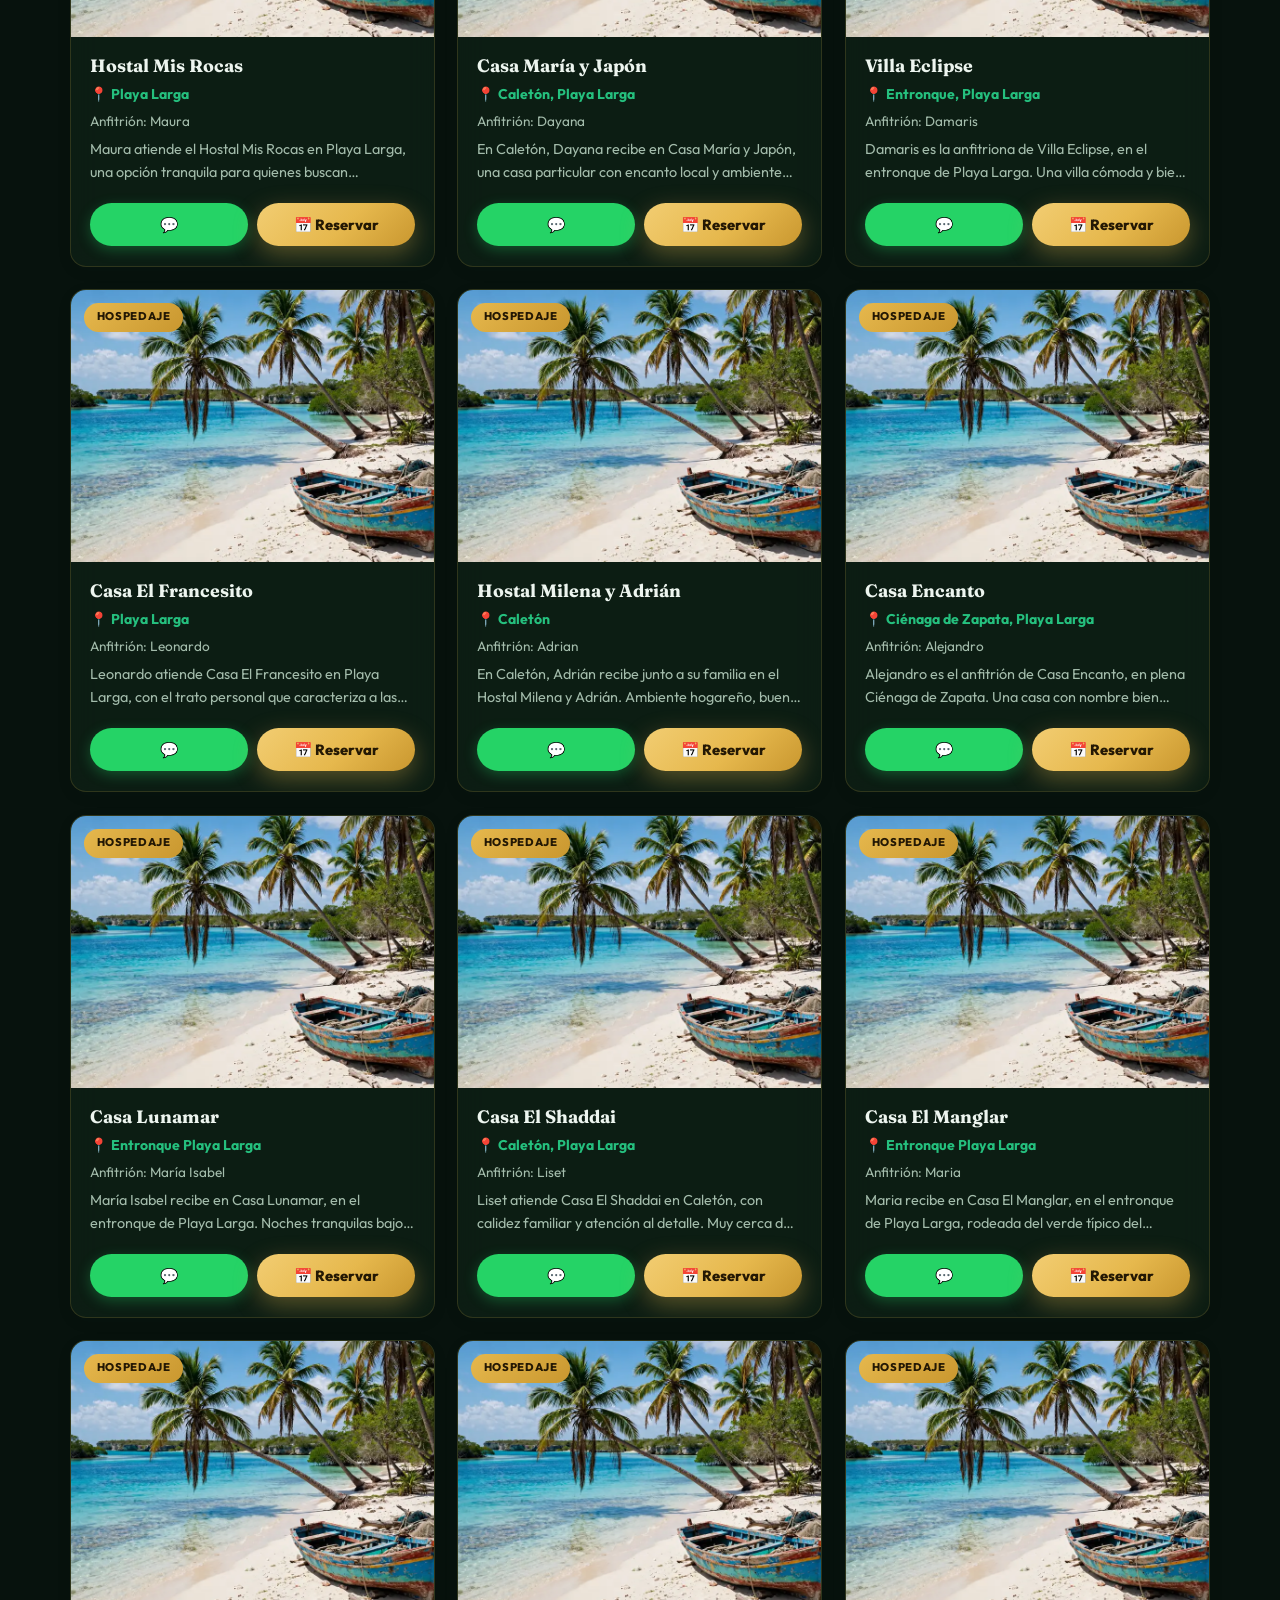
<file: servicios.html>
<!DOCTYPE html>
<html lang="es">
<head>
<meta charset="UTF-8">
<meta name="viewport" content="width=device-width, initial-scale=1.0">
<title>Servicios turísticos | Ciénaga de Zapata</title>
<meta name="description" content="Guía de servicios turísticos de la Ciénaga de Zapata: casas de renta, taxis, restaurantes y guías locales con contacto directo por WhatsApp.">
<link rel="canonical" href="https://roygarcialeonardo.github.io/cienaga-de-zapata/servicios.html">
<meta property="og:title" content="Servicios turísticos | Ciénaga de Zapata 🧰">
<meta property="og:description" content="Guía de servicios turísticos de la Ciénaga de Zapata: casas de renta, taxis, restaurantes y guías locales con contacto directo por WhatsApp.">
<meta property="og:image" content="https://roygarcialeonardo.github.io/cienaga-de-zapata/img/hero-humedal.webp">
<meta property="og:url" content="https://roygarcialeonardo.github.io/cienaga-de-zapata/servicios.html">
<meta property="og:type" content="article">
<meta name="twitter:card" content="summary_large_image">
<link rel="preconnect" href="https://fonts.googleapis.com">
<link rel="preconnect" href="https://fonts.gstatic.com" crossorigin>
<link href="https://fonts.googleapis.com/css2?family=Bricolage+Grotesque:opsz,wght@12..96,300..800&family=Fraunces:opsz,wght@9..144,400..700&family=Outfit:wght@300..800&display=swap" rel="stylesheet">
<link rel="stylesheet" href="estilos.css">
<script>try{document.documentElement.setAttribute('data-theme',localStorage.getItem('cz-theme')||'noche')}catch(e){document.documentElement.setAttribute('data-theme','noche')}</script>
<link rel="manifest" href="manifest.json">
<meta name="theme-color" content="#00aa6c">
<link rel="apple-touch-icon" href="img/apple-touch-icon.png">

<script type="application/ld+json">
{"@context":"https://schema.org","@type":"BreadcrumbList","itemListElement":[{"@type":"ListItem","position":1,"name":"Inicio","item":"https://roygarcialeonardo.github.io/cienaga-de-zapata/"},{"@type":"ListItem","position":2,"name":"Servicios turísticos","item":"https://roygarcialeonardo.github.io/cienaga-de-zapata/servicios.html"}]}
</script>
</head>
<body>
<nav>
  <div class="nav-in">
    <a class="logo" href="index.html"><span class="mark">🌿</span> Ciénaga de Zapata</a>
    <div class="nav-links">
      <a href="provincias.html">🇨🇺 Cuba</a><a href="lugares.html">Lugares</a><a href="secretos.html">Secretos</a><a href="fauna-flora.html">Fauna</a>
      <a href="actividades.html">Actividades</a><a href="historia.html">Historia</a><a href="gastronomia.html">Gastronomía</a><a href="guia.html">Guía</a><a href="servicios.html">Servicios</a>
    </div>
    <button type="button" class="theme-toggle" data-theme-toggle aria-label="Cambiar tema">🌙</button>
    <span id="connBadge" class="conn-badge" title="Estado de la conexión"><span id="connDot" class="conn-dot"></span><span id="connText">···</span></span>
  </div>
</nav>
<header class="page-hero"><div class="wrap">
  <div class="crumbs"><a href="index.html">Inicio</a> › Servicios turísticos</div>
  <span class="kicker">🧰 Guía de servicios</span>
  <h1>Servicios <span class='grad'>turísticos</span></h1>
  <p class="intro">Casas de renta, taxis, restaurantes y guías locales de la Ciénaga de Zapata. Contacto directo por WhatsApp con cada negocio.</p>
</div></header>
<main><section style="padding-top:3rem"><div class="wrap">
<div class="toc"><b>📑 En esta página</b><ul id="tocList"><li>Cargando…</li></ul></div>
<div class="srv-filtros">
  <input type="search" id="srvBuscar" class="srv-buscar" placeholder="Buscar por nombre, zona o anfitrión…" aria-label="Buscar negocios">
  <div class="srv-top"><div class="srv-pills" id="srvPills"></div><span class="srv-count" id="srvCount"></span></div>
</div>
<div id="fichas"><p style="opacity:.7">Cargando contenido…</p></div>
<noscript><p>Activa JavaScript para ver el contenido de esta página.</p></noscript>
<div class="pag-nav"><a href="guia.html">← Guía del viajero</a><a href="index.html">Inicio →</a></div>
</div></section></main>
<footer>
  <div class="wrap">
    <div class="foot-grid">
      <div><a class="logo" href="index.html"><span class="mark">🌿</span> Ciénaga de Zapata</a>
        <p class="nota">Guía de viaje del humedal más grande del Caribe insular: sus lugares, su gente y su naturaleza. Matanzas, Cuba. 🇨🇺</p></div>
      <div><b>Explora</b><br><br>
        <a href="lugares.html" style="text-decoration:none">Lugares</a><br>
        <a href="secretos.html" style="text-decoration:none">Rincones secretos</a><br>
        <a href="fauna-flora.html" style="text-decoration:none">Fauna y flora</a><br>
        <a href="actividades.html" style="text-decoration:none">Actividades</a></div>
      <div><b>Planifica</b><br><br>
        <a href="historia.html" style="text-decoration:none">Historia</a><br>
        <a href="gastronomia.html" style="text-decoration:none">Gastronomía</a><br>
        <a href="guia.html" style="text-decoration:none">Guía del viajero</a><br>
        <a href="servicios.html" style="text-decoration:none">Servicios turísticos</a></div>
    </div>
    <div class="foot-bottom">
      <span>Hecho con 💚 para Cuba · Las imágenes son ilustraciones generadas con IA con fines promocionales.</span>
      <span>© 2026 Ciénaga de Zapata</span>
    </div>
  </div>
</footer>
<script src="config.js"></script>
<script>const PAGINA="servicios";</script>
<script src="qrcode.min.js"></script>
<script src="sitio.js"></script>
<script src="admin.js"></script>
<script>
const io=new IntersectionObserver(es=>es.forEach(e=>{if(e.isIntersecting){e.target.classList.add('vis');io.unobserve(e.target)}}),{threshold:.1});
document.querySelectorAll('.rv').forEach(el=>io.observe(el));
</script>
</body>
</html>
</file>
<file: estilos.css>
/* Ciénaga de Zapata · tema claro estilo guía de viajes */
:root{
  --verde:#00aa6c; --verde-d:#008f5b; --verde-claro:#e7f7f0;
  --tinta:#12291f; --muted:#5c7166; --bg:#ffffff; --crema:#faf8f1;
  --borde:#e3eae5; --radio:18px;
  --sombra:0 10px 30px rgba(18,41,31,.08);
  --sombra-lg:0 18px 44px rgba(18,41,31,.13);
}
*{margin:0;padding:0;box-sizing:border-box}
html{scroll-behavior:smooth}
body{font-family:'Outfit',system-ui,sans-serif;background:var(--bg);color:var(--tinta);line-height:1.6;overflow-x:hidden}
h1,h2,h3{font-family:'Bricolage Grotesque','Outfit',sans-serif;line-height:1.12;letter-spacing:-.01em}
img{max-width:100%;display:block;height:auto}
a{color:inherit}
p,h1,h2,h3,li{overflow-wrap:break-word}
.wrap{max-width:1180px;margin:0 auto;padding:0 1.25rem}
section{padding:4.5rem 0;position:relative}
.sec-title{font-size:clamp(1.9rem,4.6vw,2.9rem);font-weight:800;margin-bottom:.5rem;color:var(--tinta)}
.sec-title .grad{color:var(--verde-d)}
.sec-sub{color:var(--muted);max-width:64ch;margin-bottom:2.4rem;font-size:1.05rem}

/* ---------- NAV ---------- */
nav{position:fixed;inset:0 0 auto 0;z-index:50;background:rgba(255,255,255,.95);
  backdrop-filter:blur(12px);-webkit-backdrop-filter:blur(12px);border-bottom:1px solid var(--borde)}
.nav-in{max-width:1180px;margin:0 auto;padding:.75rem 1.25rem;display:flex;align-items:center;gap:1rem}
.logo{display:flex;align-items:center;gap:.6rem;font-weight:800;font-size:1.1rem;text-decoration:none;color:var(--tinta)}
.logo .mark{width:2.3rem;height:2.3rem;border-radius:50%;display:grid;place-items:center;font-size:1.25rem;background:var(--verde);color:#fff;flex:none}
.nav-links{margin-left:auto;display:flex;gap:1.05rem;font-weight:600;font-size:.92rem}
.nav-links a{text-decoration:none;color:var(--tinta);opacity:.75;transition:.2s}
.nav-links a:hover{opacity:1;color:var(--verde-d)}
.btn{display:inline-block;text-decoration:none;font-weight:800;padding:.85rem 1.7rem;border-radius:999px;transition:.25s;border:none;cursor:pointer;font-size:1rem;font-family:inherit}
.btn-sol{background:var(--verde);color:#fff;box-shadow:0 8px 22px rgba(0,170,108,.35)}
.btn-sol:hover{background:var(--verde-d);transform:translateY(-2px)}
.btn-ghost{background:#fff;color:var(--verde-d);border:1.5px solid var(--verde)}
.btn-ghost:hover{background:var(--verde-claro)}
@media(max-width:900px){
  .nav-in{flex-wrap:wrap}
  .nav-links{display:flex;margin-left:0;width:100%;overflow-x:auto;gap:.4rem;padding-bottom:.25rem;scrollbar-width:none}
  .nav-links::-webkit-scrollbar{display:none}
  .nav-links a{white-space:nowrap;background:var(--verde-claro);padding:.42rem .85rem;border-radius:999px;font-size:.82rem;flex:none;opacity:1}
}

/* Indicador de conexión con el CMS */
.conn-badge{display:inline-flex;align-items:center;gap:.4rem;font-size:.72rem;font-weight:600;padding:.28rem .65rem;border-radius:999px;background:var(--verde-claro);border:1px solid var(--borde);color:var(--tinta);margin-left:auto;white-space:nowrap}
.conn-dot{width:.65rem;height:.65rem;border-radius:50%;display:inline-block;flex:none;background:#ef4444;box-shadow:0 0 8px #ef4444}
.conn-dot.conn-green{background:#22c55e;box-shadow:0 0 8px #22c55e}
@media(max-width:900px){.conn-badge{font-size:.65rem;margin-left:0}}

/* ---------- HERO (home) ---------- */
.hero{min-height:92svh;display:flex;align-items:center;padding:8.5rem 0 4rem;position:relative;
  background:url('img/hero-humedal.webp') center/cover}
.hero::before{content:'';position:absolute;inset:0;background:linear-gradient(180deg,rgba(255,255,255,.94) 0%,rgba(255,255,255,.78) 45%,rgba(250,248,241,.96) 100%)}
.hero-in{position:relative;z-index:2;width:100%}
.kicker{display:inline-flex;align-items:center;gap:.5rem;background:var(--verde-claro);border:1px solid var(--verde);
  color:var(--verde-d);font-weight:700;font-size:.8rem;letter-spacing:.12em;text-transform:uppercase;padding:.45rem 1rem;border-radius:999px;margin-bottom:1.1rem}
.hero h1{font-size:clamp(2.4rem,7vw,5rem);font-weight:800;color:var(--tinta);max-width:16ch}
.hero h1 .grad{color:var(--verde-d)}
.hero p.lead{font-size:clamp(1.02rem,2.2vw,1.3rem);max-width:46ch;margin:1.1rem 0 0;color:var(--muted)}
.home-buscar{display:flex;max-width:640px;background:#fff;border-radius:999px;border:1.5px solid var(--borde);
  box-shadow:var(--sombra);overflow:hidden;margin-top:1.8rem}
.home-buscar input{flex:1;border:none;padding:1rem 1.4rem;font-size:1.05rem;font-family:inherit;color:var(--tinta);min-width:0}
.home-buscar input:focus{outline:none}
.home-buscar button{background:linear-gradient(135deg,#00a35f 0%,#00b578 45%,#14b8a6 100%);color:#fff;border:none;padding:0 1.9rem;font-weight:800;cursor:pointer;font-size:1.05rem;font-family:inherit;white-space:nowrap;letter-spacing:.02em;box-shadow:inset 0 1px 0 rgba(255,255,255,.35),0 6px 18px rgba(0,170,108,.35);transition:filter .2s,box-shadow .25s;position:relative;overflow:hidden}
.home-buscar button::after{content:"";position:absolute;top:0;left:-80%;width:45%;height:100%;background:linear-gradient(100deg,transparent,rgba(255,255,255,.55),transparent);transform:skewX(-20deg);transition:left .55s ease}
.home-buscar button:hover{filter:brightness(1.1);box-shadow:inset 0 1px 0 rgba(255,255,255,.35),0 10px 28px rgba(0,170,108,.5)}
.home-buscar button:hover::after{left:135%}
.home-buscar button:active{filter:brightness(.95)}
.home-buscar:focus-within{border-color:var(--verde);box-shadow:0 0 0 4px rgba(0,170,108,.15)}
.home-hints{display:flex;gap:.6rem;flex-wrap:wrap;margin-top:1rem}
.home-hints button{border:1.5px solid transparent;background:linear-gradient(#ffffff,#ffffff) padding-box,linear-gradient(135deg,#00aa6c,#2dd4bf) border-box;color:#047857;font-family:inherit;font-weight:700;
  font-size:.85rem;padding:.5rem 1.1rem;border-radius:999px;cursor:pointer;transition:transform .22s,box-shadow .22s,color .22s;box-shadow:0 2px 10px rgba(0,170,108,.12)}
.home-hints button:hover{background:linear-gradient(135deg,#00aa6c,#14b8a6);color:#fff;transform:translateY(-2px);box-shadow:0 8px 20px rgba(0,170,108,.35)}
.home-hints button:active{transform:translateY(0)}
#homeResultados{margin-top:1.6rem}
.home-count{font-weight:700;color:var(--verde-d);margin-bottom:1rem}
.scroll-hint{position:absolute;right:1.5rem;bottom:1.5rem;z-index:2;font-size:.8rem;letter-spacing:.2em;text-transform:uppercase;color:var(--muted);writing-mode:vertical-rl}
@media(max-width:640px){.scroll-hint{display:none}.hero{min-height:88svh;padding:7.5rem 0 3rem}}

/* ---------- TARJETAS DE CATEGORÍAS (home) ---------- */
.categorias{background:var(--crema)}
.cat-grid{display:grid;grid-template-columns:repeat(auto-fill,minmax(250px,1fr));gap:1.3rem}
.cat-card{display:block;text-decoration:none;background:#fff;border:1px solid var(--borde);border-radius:var(--radio);
  overflow:hidden;box-shadow:0 4px 16px rgba(18,41,31,.06);transition:.25s}
.cat-card:hover{transform:translateY(-6px);box-shadow:var(--sombra-lg);border-color:var(--verde)}
.cat-card .ph{height:170px;overflow:hidden}
.cat-card .ph img{width:100%;height:100%;object-fit:cover;transition:transform .5s}
.cat-card:hover .ph img{transform:scale(1.07)}
.cat-card .body{padding:1.2rem 1.3rem 1.35rem}
.cat-card h3{font-size:1.2rem;margin-bottom:.35rem}
.cat-card p{font-size:.9rem;color:var(--muted)}
.cat-card .ver{color:var(--verde-d);font-weight:800;font-size:.9rem;margin-top:.6rem;display:inline-block}

/* ---------- NOVEDADES (home) ---------- */
.nov-grid{display:grid;grid-template-columns:repeat(auto-fill,minmax(260px,1fr));gap:1.3rem}
.cards{display:grid;grid-template-columns:repeat(auto-fill,minmax(280px,1fr));gap:1.3rem}
.card{background:#fff;border:1px solid var(--borde);border-radius:var(--radio);overflow:hidden;
  box-shadow:0 4px 16px rgba(18,41,31,.06);transition:.25s;display:flex;flex-direction:column;text-decoration:none;color:inherit}
.card:hover{transform:translateY(-6px);box-shadow:var(--sombra-lg)}
.card .ph{height:200px;overflow:hidden;position:relative;flex:none}
.card .ph img{width:100%;height:100%;object-fit:cover;transition:transform .5s}
.card:hover .ph img{transform:scale(1.07)}
.card .tag{position:absolute;top:.85rem;left:.85rem;background:var(--verde);color:#fff;font-size:.72rem;font-weight:800;
  letter-spacing:.06em;text-transform:uppercase;padding:.35rem .8rem;border-radius:999px}
.card .body{padding:1.25rem 1.3rem;display:flex;flex-direction:column;gap:.55rem;flex:1}
.card h3{font-size:1.2rem}
.card p{font-size:.92rem;color:var(--muted);flex:1}
.ver-mas{display:inline-block;margin-top:.4rem;font-weight:800;color:var(--verde-d);text-decoration:none}
.ver-mas:hover{text-decoration:underline}

/* ---------- STATS ---------- */
.stats{background:#fff;border-top:1px solid var(--borde);border-bottom:1px solid var(--borde)}
.grid-stats{display:grid;grid-template-columns:repeat(auto-fit,minmax(150px,1fr));gap:1rem}
.stat{background:var(--crema);border:1px solid var(--borde);border-radius:var(--radio);padding:1.5rem 1.1rem;text-align:center;transition:.25s}
.stat:hover{transform:translateY(-4px);border-color:var(--verde)}
.stat b{display:block;font-family:'Bricolage Grotesque';font-size:clamp(1.8rem,3.6vw,2.5rem);color:var(--verde-d)}
.stat span{font-size:.88rem;color:var(--muted)}

/* ---------- PÁGINAS DE DETALLE (hero, migas) ---------- */
.page-hero{background:linear-gradient(135deg,var(--verde-claro),#fff 70%);padding:7rem 0 2.8rem;border-bottom:1px solid var(--borde)}
.crumbs{font-size:.85rem;margin-bottom:1rem;color:var(--muted)}
.crumbs a{color:var(--verde-d);text-decoration:none;font-weight:600}
.crumbs a:hover{text-decoration:underline}
.page-hero h1{font-size:clamp(2rem,5.5vw,3.6rem);font-weight:800;max-width:22ch;color:var(--tinta)}
.page-hero h1 .grad{color:var(--verde-d)}
.page-hero .intro{color:var(--muted);max-width:64ch;margin-top:.9rem;font-size:1.08rem}
.toc{background:var(--crema);border:1px solid var(--borde);border-radius:var(--radio);padding:1.4rem 1.7rem;margin:2.2rem 0}
.toc b{display:block;margin-bottom:.6rem;color:var(--verde-d)}
.toc ul{columns:2;list-style:none}
@media(max-width:640px){.toc ul{columns:1}}
.toc li{margin-bottom:.35rem}
.toc a{color:var(--verde-d);text-decoration:none;font-weight:600}
.toc a:hover{text-decoration:underline}
.pag-nav{display:flex;justify-content:space-between;gap:1rem;margin:3rem 0 1rem;flex-wrap:wrap}
.pag-nav a{text-decoration:none;font-weight:700;background:#fff;border:1px solid var(--borde);color:var(--tinta);
  padding:.8rem 1.4rem;border-radius:999px;transition:.2s;box-shadow:0 2px 8px rgba(18,41,31,.05)}
.pag-nav a:hover{border-color:var(--verde);color:var(--verde-d)}

/* ---------- TARJETAS DE CONTENIDO Y SERVICIOS (patrón guía de viajes) ---------- */
.srv-grid,.cont-grid{display:grid;grid-template-columns:repeat(auto-fill,minmax(280px,1fr));gap:1.4rem;margin:0 0 3rem}
.srv-card,.cont-card{background:#fff;border:1px solid var(--borde);border-radius:16px;overflow:hidden;cursor:pointer;
  transition:transform .25s,box-shadow .25s,border-color .25s;display:flex;flex-direction:column;position:relative;
  box-shadow:0 4px 16px rgba(18,41,31,.06);text-decoration:none;color:inherit}
.srv-card:hover,.cont-card:hover{transform:translateY(-6px);box-shadow:var(--sombra-lg);border-color:var(--verde)}
.srv-img,.cont-img{position:relative;aspect-ratio:4/3;overflow:hidden;background:var(--verde-claro);flex:none}
.srv-img img,.cont-img img{width:100%;height:100%;object-fit:cover;transition:transform .5s}
.srv-card:hover .srv-img img,.cont-card:hover .cont-img img{transform:scale(1.06)}
.srv-badge,.cont-badge{position:absolute;top:.8rem;left:.8rem;z-index:2;background:var(--verde);color:#fff;
  font-size:.7rem;font-weight:800;letter-spacing:.06em;text-transform:uppercase;padding:.35rem .8rem;border-radius:999px}
.srv-badge-static{position:static;display:inline-block;margin:.2rem 0 .8rem}
.cont-seccion{position:absolute;bottom:.8rem;right:.8rem;z-index:2;background:rgba(18,41,31,.82);color:#fff;
  font-size:.7rem;font-weight:700;padding:.3rem .75rem;border-radius:999px}
.srv-body,.cont-body{padding:1.1rem 1.2rem 1.25rem;display:flex;flex-direction:column;gap:.35rem;flex:1}
.srv-body h3,.cont-body h3{font-size:1.12rem;line-height:1.25;color:var(--tinta)}
.srv-zona{font-size:.88rem;font-weight:700;color:var(--verde-d)}
.srv-anfit{font-size:.85rem;color:var(--muted)}
.srv-extracto,.cont-extracto{font-size:.9rem;color:var(--muted);display:-webkit-box;-webkit-line-clamp:2;
  -webkit-box-orient:vertical;overflow:hidden;flex:1}
.cont-ver{color:var(--verde-d);font-weight:800;font-size:.9rem;margin-top:.5rem}
.srv-card .srv-cta{margin-top:.8rem}
.srv-card .admin-tools,.cont-card .admin-tools{position:absolute;top:.7rem;right:.7rem;display:none;gap:.4rem;z-index:3}
body.admin .srv-card .admin-tools,body.admin .cont-card .admin-tools{display:flex}

/* Filtros y buscador de Servicios */
.srv-filtros{margin:2.2rem 0 1.6rem;display:flex;flex-direction:column;gap:1rem}
.srv-buscar{width:100%;max-width:580px;padding:.85rem 1.3rem;border-radius:999px;border:1.5px solid var(--borde);
  background:#fff;color:var(--tinta);font-size:1rem;font-family:inherit;box-shadow:0 2px 10px rgba(18,41,31,.05)}
.srv-buscar::placeholder{color:#9aa9a0}
.srv-buscar:focus{outline:none;border-color:var(--verde);box-shadow:0 0 0 4px rgba(0,170,108,.14)}
.srv-top{display:flex;align-items:center;gap:1rem;flex-wrap:wrap}
.srv-pills{display:flex;gap:.55rem;flex-wrap:wrap}
.srv-pill{border:1.5px solid var(--borde);background:#fff;color:var(--tinta);font-weight:700;padding:.5rem 1.15rem;
  border-radius:999px;cursor:pointer;font-size:.9rem;font-family:inherit;transition:.2s}
.srv-pill:hover{border-color:var(--verde);color:var(--verde-d)}
.srv-pill.on{background:var(--verde);border-color:var(--verde);color:#fff}
.srv-count{font-size:.85rem;color:var(--muted);font-weight:600}

/* Botones de contacto en Servicios */
.srv-cta{display:flex;gap:.6rem;flex-wrap:wrap;margin-top:1rem}
.srv-cta .btn-wapp{margin-top:0}
.btn-wapp{display:inline-block;background:#25D366;color:#fff;font-weight:700;text-decoration:none;
  padding:.7rem 1.4rem;border-radius:999px;box-shadow:0 4px 14px rgba(37,211,102,.35)}
.btn-wapp:hover{filter:brightness(1.06);color:#fff}
.btn-reserva{display:inline-block;background:var(--verde);color:#fff;font-weight:800;padding:.7rem 1.4rem;
  border-radius:999px;border:none;cursor:pointer;font-size:1rem;font-family:inherit;
  box-shadow:0 4px 14px rgba(0,170,108,.35);transition:.2s}
.btn-reserva:hover{background:var(--verde-d);transform:translateY(-1px)}
.srv-btnw,.srv-btnr{flex:1;text-align:center;text-decoration:none;font-weight:800;padding:.62rem .8rem;
  border-radius:999px;font-size:.92rem;transition:.2s;border:none;cursor:pointer;font-family:inherit;display:inline-block}
.srv-btnw{background:#25D366;color:#fff;box-shadow:0 4px 14px rgba(37,211,102,.3)}
.srv-btnw:hover{filter:brightness(1.08);color:#fff}
.srv-btnr{background:var(--verde);color:#fff;box-shadow:0 4px 14px rgba(0,170,108,.3)}
.srv-btnr:hover{background:var(--verde-d)}

/* Modales de detalle (contenido y servicios) */
.srv-detalle,.cont-detalle{position:fixed;inset:0;z-index:85;background:rgba(18,41,31,.55);display:none;
  place-items:center;padding:1rem;backdrop-filter:blur(4px);-webkit-backdrop-filter:blur(4px)}
.srv-detalle.on,.cont-detalle.on{display:grid}
.sd-caja,.cd-caja{position:relative;width:100%;max-width:640px;max-height:92vh;overflow-y:auto;background:#fff;
  border:1px solid var(--borde);border-radius:20px;box-shadow:0 24px 70px rgba(18,41,31,.3)}
.sd-foto,.cd-foto{aspect-ratio:16/9;overflow:hidden;background:var(--verde-claro)}
.sd-foto img,.cd-foto img{width:100%;height:100%;object-fit:cover}
.sd-cuerpo,.cd-cuerpo{padding:1.6rem}
.sd-cuerpo h3,.cd-cuerpo h3{font-size:1.5rem;margin-bottom:.3rem;padding-right:2.2rem;color:var(--tinta)}
.sd-cuerpo p,.cd-cuerpo p{margin-bottom:.8rem;color:#33463c}
.sd-datos,.cd-datos{list-style:none;background:var(--verde-claro);border-radius:14px;padding:1.1rem 1.3rem;margin:1rem 0}
.sd-datos li,.cd-datos li{margin-bottom:.45rem;font-size:.93rem;color:var(--tinta)}
.sd-datos li b,.cd-datos li b{color:var(--verde-d)}
.sd-x,.cd-x{position:absolute;top:.9rem;right:.9rem;z-index:2;width:2.1rem;height:2.1rem;border-radius:50%;
  border:1px solid rgba(0,0,0,.15);background:rgba(255,255,255,.9);color:var(--tinta);font-size:1rem;cursor:pointer;line-height:1}
.sd-x:hover,.cd-x:hover{background:#fff}
.sd-caja .srv-cta{margin-top:1.1rem}
@media(max-width:640px){.srv-grid,.cont-grid{grid-template-columns:1fr}.sd-cuerpo,.cd-cuerpo{padding:1.2rem}.sd-cuerpo h3,.cd-cuerpo h3{font-size:1.3rem}}

/* ---------- MODAL DE RESERVA ---------- */
.modal-reserva{position:fixed;inset:0;z-index:90;background:rgba(18,41,31,.55);display:none;place-items:center;
  padding:1rem;backdrop-filter:blur(4px);-webkit-backdrop-filter:blur(4px)}
.modal-reserva.on{display:grid}
.mr-caja{position:relative;width:100%;max-width:480px;max-height:92vh;overflow-y:auto;background:#fff;
  border:1px solid var(--borde);border-radius:var(--radio);padding:1.6rem;box-shadow:0 24px 70px rgba(18,41,31,.3)}
.mr-caja h3{margin-bottom:.2rem;padding-right:2rem;color:var(--tinta)}
.mr-sub{color:var(--muted);font-size:.92rem;margin-bottom:1rem}
.mr-x{position:absolute;top:.9rem;right:.9rem;width:2.1rem;height:2.1rem;border-radius:50%;
  border:1px solid var(--borde);background:#fff;color:var(--tinta);font-size:1rem;cursor:pointer;line-height:1}
.mr-x:hover{background:var(--crema)}
.mr-caja label{display:block;font-size:.85rem;font-weight:700;margin-bottom:.8rem;color:var(--tinta)}
.mr-caja input,.mr-caja textarea{width:100%;margin-top:.3rem;padding:.65rem .8rem;border-radius:12px;
  border:1.5px solid var(--borde);background:#f7faf8;color:var(--tinta);font-size:1rem;font-family:inherit}
.mr-caja input:focus,.mr-caja textarea:focus{outline:none;border-color:var(--verde);box-shadow:0 0 0 3px rgba(0,170,108,.15)}
.mr-dos{display:grid;grid-template-columns:1fr 1fr;gap:.7rem}
.mr-caja .error{color:#d33;font-size:.88rem;font-weight:600;margin:.2rem 0 .8rem}
.mr-enviar{width:100%;margin-top:.4rem}
.toast-reserva{position:fixed;left:50%;bottom:1.4rem;transform:translate(-50%,20px);z-index:95;background:var(--tinta);
  color:#fff;font-weight:600;padding:.8rem 1.3rem;border-radius:999px;opacity:0;pointer-events:none;transition:.3s;
  max-width:92vw;text-align:center;box-shadow:0 10px 30px rgba(0,0,0,.25)}
.toast-reserva.on{opacity:1;transform:translate(-50%,0)}
@media(max-width:520px){.mr-dos{grid-template-columns:1fr}}

/* ---------- FAQ ---------- */
.faq{background:var(--crema)}
.faq-item{background:#fff;border:1px solid var(--borde);border-radius:16px;margin-bottom:.8rem;overflow:hidden;box-shadow:0 2px 8px rgba(18,41,31,.04)}
.faq-q{width:100%;background:none;border:none;color:var(--tinta);font-family:inherit;font-size:1.05rem;font-weight:700;
  text-align:left;padding:1.2rem 1.4rem;cursor:pointer;display:flex;justify-content:space-between;align-items:center;gap:1rem}
.faq-q .plus{font-size:1.5rem;color:var(--verde);transition:.3s;flex:none}
.faq-item.open .faq-q .plus{transform:rotate(45deg)}
.faq-a{max-height:0;overflow:hidden;transition:max-height .35s ease}
.faq-a p{padding:0 1.4rem 1.3rem;color:var(--muted)}

/* ---------- EXPERIENCIAS / COMENTARIOS ---------- */
.experiencias{background:#fff;border-top:1px solid var(--borde)}
#comments{max-width:760px}

/* ---------- CTA FINAL / COMPARTIR ---------- */
.cta-final{background:linear-gradient(120deg,var(--verde-claro),#fff);text-align:center;border-top:1px solid var(--borde)}
.cta-final .big{font-size:clamp(2rem,5.5vw,3.6rem);font-weight:800;margin-bottom:1rem;color:var(--tinta)}
.cta-final .big .grad{color:var(--verde-d)}
.share-row{display:flex;gap:.8rem;justify-content:center;flex-wrap:wrap;margin-top:1.6rem}
.share-btn{display:inline-flex;align-items:center;gap:.5rem;text-decoration:none;font-weight:800;padding:.8rem 1.5rem;
  border-radius:999px;font-size:.95rem;transition:.25s;font-family:inherit}
.share-wa{background:#25d366;color:#fff}
.share-fb{background:#1877f2;color:#fff}
.share-copy{background:#fff;color:var(--tinta);border:1.5px solid var(--borde);cursor:pointer}
.share-btn:hover{transform:translateY(-2px)}
.wa-float{position:fixed;right:1.2rem;bottom:1.2rem;z-index:60;width:3.6rem;height:3.6rem;border-radius:50%;
  background:#25d366;display:grid;place-items:center;box-shadow:0 10px 28px rgba(37,211,102,.45);transition:.25s;text-decoration:none}
.wa-float:hover{transform:scale(1.08)}
.wa-float svg{width:2rem;height:2rem;fill:#fff}

/* ---------- FOOTER ---------- */
footer{background:#0c2b20;color:#eaf4ee;padding:3.2rem 0 2rem;font-size:.92rem}
.foot-grid{display:flex;justify-content:space-between;gap:2rem;flex-wrap:wrap}
.foot-grid .logo{color:#fff}
.foot-grid b{color:#fff}
.foot-grid a{color:#cfe3d7}
.foot-grid a:hover{color:#fff}
footer .nota{opacity:.65;max-width:62ch;margin-top:1rem;font-size:.82rem;color:#cfe3d7}
.foot-bottom{margin-top:2rem;padding-top:1.4rem;border-top:1px solid rgba(255,255,255,.14);
  display:flex;justify-content:space-between;gap:1rem;flex-wrap:wrap;font-size:.8rem;color:#9db8aa}

/* ---------- ADMIN ---------- */
.admin-float{position:fixed;left:1.2rem;bottom:1.2rem;z-index:60;width:3.2rem;height:3.2rem;border-radius:50%;
  background:#fff;border:1.5px solid var(--borde);box-shadow:var(--sombra);
  display:grid;place-items:center;font-size:1.3rem;cursor:pointer;transition:.2s;color:var(--tinta)}
.admin-float:hover{border-color:var(--verde);box-shadow:0 0 0 4px rgba(0,170,108,.15)}
.admin-bar{position:fixed;top:0;left:0;right:0;z-index:70;background:#fff;border-bottom:2px solid var(--verde);
  box-shadow:0 4px 18px rgba(18,41,31,.1);padding:.6rem 1rem;display:none;align-items:center;gap:.7rem;flex-wrap:wrap;font-size:.9rem;color:var(--tinta)}
.admin-bar.on{display:flex}
.admin-bar .btn{padding:.5rem 1rem;font-size:.85rem}
.modal-veil{position:fixed;inset:0;z-index:80;background:rgba(18,41,31,.55);display:none;place-items:center;padding:1rem}
.modal-veil.on{display:grid}
.modal{background:#fff;border:1px solid var(--borde);border-radius:20px;max-width:580px;width:100%;
  max-height:92vh;overflow:auto;padding:1.8rem;color:var(--tinta);box-shadow:0 24px 60px rgba(18,41,31,.3)}
.modal h3{margin-bottom:.6rem;color:var(--verde-d);font-size:1.35rem}
.modal label{display:block;font-weight:700;margin:1rem 0 .35rem;font-size:.92rem;color:var(--tinta)}
.modal input[type=text],.modal textarea,.modal select{width:100%;background:#f7faf8;border:1.5px solid var(--borde);
  border-radius:10px;color:var(--tinta);padding:.75rem;font-family:inherit;font-size:.95rem}
.modal input:focus,.modal textarea:focus,.modal select:focus{outline:none;border-color:var(--verde)}
.modal textarea{min-height:90px;resize:vertical}
.modal .row{display:flex;gap:.7rem;margin-top:1.3rem;flex-wrap:wrap}
.tool-btn{background:rgba(18,41,31,.88);border:1px solid var(--verde);color:#fff;border-radius:10px;
  padding:.35rem .7rem;font-size:.8rem;font-weight:700;cursor:pointer;font-family:inherit}
.tool-btn.del{border-color:#e05260}
.img-preview{max-width:100%;border-radius:10px;margin-top:.5rem;max-height:180px;object-fit:cover}

/* ---------- REVEAL ---------- */
.rv{opacity:0;transform:translateY(28px);transition:opacity .7s ease,transform .7s ease}
.rv.vis{opacity:1;transform:none}
.rv-d1{transition-delay:.1s}.rv-d2{transition-delay:.2s}.rv-d3{transition-delay:.3s}
@media(prefers-reduced-motion:reduce){*{animation:none!important;transition:none!important}}

/* ---------- MÓVIL ---------- */
@media(max-width:640px){
  section{padding:3.2rem 0}
  .hero p.lead{font-size:1rem}
  .home-buscar{flex-direction:column;border-radius:20px}
  .home-buscar button{padding:.85rem;border-radius:0 0 18px 18px}
  .cat-grid{grid-template-columns:1fr 1fr}
  .cat-card .ph{height:120px}
  .cat-card .body{padding:.9rem}
  .cat-card h3{font-size:1rem}
  .cat-card p{display:none}
  .page-hero{padding:6rem 0 2.2rem}
  .pag-nav a{width:100%;text-align:center}
  .faq-q{font-size:.98rem;padding:1rem}
  .wa-float{width:3.2rem;height:3.2rem;right:.9rem;bottom:.9rem}
  .share-row .share-btn{width:100%;justify-content:center}
  .foot-bottom{flex-direction:column}
}

/* ---------- PÁGINA DE DETALLE (detalle.html) ---------- */
.dt-wrap{padding-top:5.5rem;padding-bottom:4rem}
.dt-migas{font-size:.85rem;color:var(--muted);margin-bottom:.6rem}
.dt-migas a{color:var(--verde-d);text-decoration:none}
.dt-migas a:hover{text-decoration:underline}
.dt-migas span{color:var(--tinta);font-weight:600}
.dt-titulo{font-size:clamp(1.7rem,4.5vw,2.6rem);font-weight:800;margin:.2rem 0 .5rem}
.dt-meta{display:flex;align-items:center;gap:.7rem;flex-wrap:wrap;color:var(--muted);margin-bottom:1.3rem}
.dt-zona{font-weight:600;color:var(--tinta)}
.dt-galeria{margin-bottom:1.8rem}
.dt-foto{border-radius:var(--radio);overflow:hidden;box-shadow:var(--sombra)}
.dt-foto img{width:100%;aspect-ratio:16/9;object-fit:cover}
.dt-cols{display:grid;grid-template-columns:1fr 340px;gap:2rem;align-items:start}
.dt-desc p{margin-bottom:1rem}
.dt-datos{list-style:none;margin-top:1.4rem;background:var(--crema);border:1px solid var(--borde);border-radius:var(--radio);padding:1rem 1.25rem}
.dt-datos li{padding:.4rem 0;border-bottom:1px dashed var(--borde)}
.dt-datos li:last-child{border-bottom:none}
.dt-datos b{color:var(--tinta)}
.dt-side{position:sticky;top:5.5rem}
.dt-reserva{background:#fff;border:1px solid var(--borde);border-radius:var(--radio);box-shadow:var(--sombra-lg);padding:1.4rem}
.dt-reserva h3{margin-bottom:.3rem;font-size:1.15rem}
.dt-reserva-sub{font-size:.9rem;color:var(--muted);margin-bottom:1rem}
.dt-reserva label{display:block;font-size:.85rem;font-weight:600;margin-bottom:.7rem;color:var(--tinta)}
.dt-reserva input,.dt-reserva textarea{width:100%;margin-top:.25rem;padding:.6rem .7rem;border:1.5px solid var(--borde);border-radius:12px;font:inherit;font-weight:400;background:#fff;color:var(--tinta)}
.dt-reserva input:focus,.dt-reserva textarea:focus{outline:none;border-color:var(--verde)}
.dt-reserva .error{color:#d33;font-size:.88rem;font-weight:600;margin:.2rem 0 .8rem}
.dt-dos{display:grid;grid-template-columns:1fr 1fr;gap:.7rem}
.dt-enviar{width:100%;margin-top:.4rem}
.dt-wapp{display:block;text-align:center;margin-top:.7rem}
.dt-nofound{text-align:center;padding:3rem 1rem}
.dt-nofound h2{margin-bottom:.6rem}
.dt-nofound>p{color:var(--muted);margin-bottom:1.2rem}
.dt-nofound .btn{margin:.25rem}
.dt-rel{margin-top:3.5rem}
.dt-rel h2{margin-bottom:1.2rem;font-size:1.5rem}
.dt-error{padding:2rem 0;color:var(--muted)}
@media(max-width:900px){
  .dt-cols{grid-template-columns:1fr}
  .dt-side{position:static}
}

/* ---------- SELECTOR DE VIAJEROS (estilo Airbnb) ---------- */
.vj{border:1.5px solid var(--borde);border-radius:12px;background:#f7faf8;margin-bottom:.8rem;overflow:hidden}
.vj-cab{width:100%;display:flex;align-items:center;gap:.6rem;background:#fff;border:none;
  padding:.7rem .85rem;cursor:pointer;font-family:inherit;color:var(--tinta);text-align:left;font-size:1rem}
.vj-cab-t{font-weight:700;font-size:.85rem}
.vj-cab-n{margin-left:auto;color:var(--muted);font-size:.88rem}
.vj-flecha{color:var(--muted);font-size:1.15rem;line-height:1;transition:transform .25s}
.vj-cab[aria-expanded="true"] .vj-flecha{transform:rotate(180deg)}
.vj-panel{border-top:1px solid var(--borde);padding:.2rem .85rem .7rem;background:#fff}
.vj-fila{display:flex;align-items:center;justify-content:space-between;gap:1rem;padding:.7rem 0;border-bottom:1px solid var(--borde)}
.vj-fila:last-child{border-bottom:none}
.vj-fila b{display:block;font-size:.92rem;color:var(--tinta)}
.vj-fila span{display:block;font-size:.78rem;color:var(--muted)}
.vj-step{display:flex;align-items:center;gap:.75rem;flex:none}
.vj-btn{width:2rem;height:2rem;border-radius:50%;border:1.5px solid var(--borde);background:#fff;
  color:var(--tinta);font-size:1.05rem;line-height:1;cursor:pointer;display:grid;place-items:center;transition:.2s;font-family:inherit}
.vj-btn:hover:not(:disabled){border-color:var(--verde);color:var(--verde-d)}
.vj-btn:disabled{opacity:.28;cursor:default}
.vj-num{min-width:1.3rem;text-align:center;font-weight:700;font-size:.95rem}
.vj-hab{border:1.5px solid var(--borde);border-radius:12px;background:#fff;margin-bottom:.8rem;padding:.2rem .85rem}
/* El atributo hidden debe imponerse aunque la clase defina otro display */
[hidden]{display:none!important}

/* ---------- Detalle estilo Holidu: secciones ---------- */
.dt-basicos{display:flex;flex-wrap:wrap;gap:.6rem 1rem;align-items:center;background:var(--crema);
  border:1px solid var(--borde);border-radius:var(--radio);padding:.9rem 1.3rem;margin-bottom:1.6rem;
  font-weight:700;font-size:.95rem;color:var(--tinta)}
.dt-sep{color:var(--muted);font-weight:400}
.dt-dest{margin-bottom:2rem}
.dt-dest h2,.dt-amen h2,.dt-dorms h2{font-size:1.4rem;margin-bottom:1rem}
.dt-dest-grid{display:grid;grid-template-columns:repeat(auto-fill,minmax(220px,1fr));gap:1rem}
.dt-dest-card{display:flex;gap:.9rem;background:#fff;border:1px solid var(--borde);border-radius:var(--radio);padding:1.1rem 1.2rem}
.dt-dest-ico{font-size:1.6rem;flex:none}
.dt-dest-card b{display:block;margin-bottom:.25rem}
.dt-dest-card p{font-size:.9rem;color:var(--muted)}
.dt-desc.dt-cortada{max-height:9.5rem;overflow:hidden;position:relative}
.dt-desc.dt-cortada::after{content:'';position:absolute;left:0;right:0;bottom:0;height:3.5rem;
  background:linear-gradient(180deg,rgba(255,255,255,0),#fff)}
.dt-desc.dt-abierta{max-height:none}
.dt-desc.dt-abierta::after{display:none}
.dt-vermas{background:none;border:none;color:var(--verde-d);font-weight:800;font-size:.95rem;cursor:pointer;
  font-family:inherit;margin:.4rem 0 1rem;padding:0}
.dt-vermas:hover{text-decoration:underline}
.dt-amen{margin:2.2rem 0}
.dt-amen-grid{display:grid;grid-template-columns:repeat(auto-fill,minmax(200px,1fr));gap:.7rem;margin-bottom:1.1rem}
.dt-amen-item{display:flex;align-items:center;gap:.7rem;background:#fff;border:1px solid var(--borde);
  border-radius:14px;padding:.75rem 1rem;font-size:.93rem;font-weight:600}
.dt-amen-ico{font-size:1.3rem;flex:none}
.dt-oculto{display:none}
.dt-amen-mas{margin-top:.2rem}
.dt-dorms{margin:2.2rem 0}
.dt-dorms-grid{display:grid;grid-template-columns:repeat(auto-fill,minmax(220px,1fr));gap:1rem}
.dt-dorm-card{background:#fff;border:1px solid var(--borde);border-radius:var(--radio);padding:1.2rem}
.dt-dorm-ico{font-size:1.8rem;display:block;margin-bottom:.5rem}
.dt-dorm-card b{display:block;margin-bottom:.25rem}
.dt-dorm-card p{font-size:.9rem;color:var(--muted)}

/* ---------- publicar.html: formulario de auto-registro ---------- */
.pub-form{background:#fff;border:1px solid var(--borde);border-radius:var(--radio);
  box-shadow:var(--sombra);padding:2rem;max-width:860px;margin:0 auto}
.pub-form h2{font-size:1.35rem;margin:1.8rem 0 1rem;color:var(--tinta)}
.pub-form h2:first-child{margin-top:0}
.pub-opc{font-size:.85rem;color:var(--muted);font-weight:400}
.pub-sub{font-size:.92rem;color:var(--muted);margin:-.6rem 0 1rem}
.pub-grid{display:grid;grid-template-columns:1fr 1fr;gap:.9rem}
.pub-grid5{grid-template-columns:repeat(5,1fr)}
.pub-form label{display:block;font-size:.85rem;font-weight:700;color:var(--tinta)}
.pub-form input,.pub-form textarea,.pub-form select{width:100%;margin-top:.3rem;padding:.65rem .8rem;
  border:1.5px solid var(--borde);border-radius:12px;font:inherit;font-weight:400;background:#fff;color:var(--tinta)}
.pub-form input:focus,.pub-form textarea:focus,.pub-form select:focus{outline:none;border-color:var(--verde);
  box-shadow:0 0 0 3px rgba(0,170,108,.15)}
.pub-full{grid-column:1/-1}
.pub-nota{font-size:.88rem;color:var(--muted);background:var(--verde-claro);border:1px solid var(--verde);
  border-radius:12px;padding:.7rem 1rem;margin-top:.9rem}
.pub-dest{display:grid;grid-template-columns:1fr 1fr;gap:.9rem;margin-bottom:.9rem}
.pub-checks{display:grid;grid-template-columns:repeat(auto-fill,minmax(170px,1fr));gap:.5rem;margin-bottom:1rem}
.pub-checks label{display:flex;align-items:center;gap:.55rem;font-weight:600;font-size:.9rem;
  background:var(--crema);border:1px solid var(--borde);border-radius:10px;padding:.55rem .8rem;cursor:pointer}
.pub-checks input{width:auto;margin:0;accent-color:var(--verde)}
.pub-dorm-row{display:grid;grid-template-columns:1fr 1fr auto;gap:.7rem;align-items:end;margin-bottom:.7rem}
.pub-dorm-x{width:2.4rem;height:2.4rem;border-radius:50%;border:1.5px solid var(--borde);background:#fff;
  color:#d33;font-size:1rem;cursor:pointer;font-family:inherit}
.pub-dorm-x:hover{border-color:#d33}
.pub-add{margin:.4rem 0 1rem}
.pub-fotos{background:var(--crema);border:1px dashed var(--verde);border-radius:12px;padding:.9rem 1.1rem;
  margin:1.4rem 0;font-size:.93rem}
.pub-form .error{color:#d33;font-size:.9rem;font-weight:600;margin:.6rem 0}
.pub-enviar{width:100%;margin-top:.6rem}
.pub-ok{background:#fff;border:1px solid var(--borde);border-radius:var(--radio);box-shadow:var(--sombra);
  padding:3rem 2rem;max-width:640px;margin:0 auto;text-align:center}
.pub-ok h2{margin-bottom:.8rem}
.pub-ok p{color:var(--muted);margin-bottom:1.2rem}
@media(max-width:640px){.pub-grid,.pub-dest{grid-template-columns:1fr}.pub-grid5{grid-template-columns:1fr 1fr}
  .pub-dorm-row{grid-template-columns:1fr auto}.pub-dorm-row label:first-child{grid-column:1/-1}.pub-form{padding:1.3rem}}

/* ---------- Admin: rejilla de datos básicos ---------- */
.adm-grid5{display:grid;grid-template-columns:repeat(5,1fr);gap:.6rem;margin-bottom:.4rem}
@media(max-width:640px){.adm-grid5{grid-template-columns:1fr 1fr}}

/* ================= CAPA PREMIUM · UI/UX senior =================
   Vanilla CSS/JS. Respeta prefers-reduced-motion (ver media query al final). */

/* --- 1. Hero cinematográfico: slideshow Ken Burns --- */
.kb-slides{position:absolute;inset:0;z-index:0;overflow:hidden;background:#0c2b20}
.kb-slide{position:absolute;inset:0;background-size:cover;background-position:center;opacity:0;
  animation:kbCycle 24s ease-in-out infinite;will-change:transform,opacity}
.kb-slide:nth-child(2){animation-delay:8s}
.kb-slide:nth-child(3){animation-delay:16s}
@keyframes kbCycle{
  0%{opacity:0;transform:scale(1.06)}
  5%{opacity:1}
  30%{opacity:1}
  38%{opacity:0;transform:scale(1.16)}
  100%{opacity:0;transform:scale(1.16)}
}
.hero::before{z-index:1}
/* Titular con fade-up desfasado por palabras (inyectado por JS) */
.hero h1 .w{display:inline-block;opacity:0;transform:translateY(.55em);
  animation:wUp .8s cubic-bezier(.2,.7,.2,1) forwards;will-change:transform,opacity}
@keyframes wUp{to{opacity:1;transform:none}}

/* --- 2. Navbar flotante glassmorphism --- */
nav{top:.7rem;left:50%;transform:translateX(-50%);width:min(1200px,calc(100% - 1.4rem));
  border-radius:20px;border:1px solid var(--borde);
  box-shadow:0 12px 34px rgba(18,41,31,.10);transition:box-shadow .3s ease}
nav .nav-in{transition:padding .3s ease}
nav.compact{box-shadow:0 18px 44px rgba(18,41,31,.17)}
nav.compact .nav-in{padding-top:.45rem;padding-bottom:.45rem}
body:has(.admin-bar.on) nav{top:3.8rem}

/* --- 7. Menú hamburguesa (solo móvil ≤720px) --- */
.nav-burger{display:none;width:2.7rem;height:2.7rem;border-radius:50%;border:1.5px solid var(--borde);
  background:#fff;cursor:pointer;flex-direction:column;gap:5px;align-items:center;justify-content:center;
  margin-left:auto;flex:none;font-family:inherit}
.nav-burger span{display:block;width:1.15rem;height:2px;background:var(--tinta);border-radius:2px;transition:.25s}
nav.open .nav-burger span:nth-child(1){transform:translateY(7px) rotate(45deg)}
nav.open .nav-burger span:nth-child(2){opacity:0}
nav.open .nav-burger span:nth-child(3){transform:translateY(-7px) rotate(-45deg)}
@media(max-width:720px){
  .nav-burger{display:flex}
  .nav-in{position:relative;flex-wrap:nowrap;gap:.7rem}
  .nav-links{display:none;position:absolute;top:calc(100% + 10px);left:.5rem;right:.5rem;width:auto;
    margin:0;flex-direction:column;align-items:stretch;gap:.15rem;overflow:visible;
    background:rgba(255,255,255,.98);-webkit-backdrop-filter:blur(14px);backdrop-filter:blur(14px);
    border:1px solid var(--borde);border-radius:16px;padding:.55rem;box-shadow:var(--sombra-lg)}
  nav.open .nav-links{display:flex;animation:navDrop .25s ease}
  .nav-links a{background:none;padding:.72rem .95rem;font-size:.95rem;border-radius:10px;flex:none;white-space:normal}
  .nav-links a:hover{background:var(--verde-claro)}
  .conn-badge{margin-left:0;font-size:.62rem}
}
@keyframes navDrop{from{opacity:0;transform:translateY(-8px)}to{opacity:1;transform:none}}

/* --- 5. Lightbox --- */
.lbx{position:fixed;inset:0;z-index:120;background:rgba(10,25,19,.92);display:none;place-items:center;
  backdrop-filter:blur(8px);-webkit-backdrop-filter:blur(8px);cursor:zoom-out}
.lbx.on{display:grid;animation:lbxIn .25s ease}
@keyframes lbxIn{from{opacity:0}to{opacity:1}}
.lbx-fig{max-width:min(92vw,1100px);max-height:88vh;margin:0;cursor:default}
.lbx-fig img{max-width:100%;max-height:82vh;object-fit:contain;border-radius:14px;box-shadow:0 30px 90px rgba(0,0,0,.5)}
.lbx-fig figcaption{color:#dcebe2;text-align:center;font-size:.88rem;margin-top:.7rem}
.lbx-x,.lbx-prev,.lbx-next{position:absolute;background:rgba(255,255,255,.12);border:1px solid rgba(255,255,255,.25);
  color:#fff;border-radius:50%;cursor:pointer;transition:.2s;font-family:inherit;line-height:1}
.lbx-x{top:1.1rem;right:1.1rem;width:2.8rem;height:2.8rem;font-size:1.2rem}
.lbx-prev,.lbx-next{top:50%;transform:translateY(-50%);width:3rem;height:3rem;font-size:1.6rem}
.lbx-prev{left:1rem}.lbx-next{right:1rem}
.lbx-x:hover,.lbx-prev:hover,.lbx-next:hover{background:rgba(255,255,255,.28)}

/* --- 6. Carrusel táctil de novedades --- */
#novedades.nov-grid{display:flex;overflow-x:auto;scroll-snap-type:x mandatory;gap:1.1rem;
  padding:.4rem 1.25rem 1rem;margin:0 -1.25rem;scrollbar-width:thin;cursor:grab}
#novedades.nov-grid:active{cursor:grabbing}
#novedades.nov-grid .card{flex:0 0 min(80vw,310px);scroll-snap-align:start}
#novedades.nov-grid .card .ph{height:180px}

/* --- 3. Tilt 3D (solo pointer:fine, vía JS) --- */
@media(pointer:fine){
  .srv-card,.cont-card,.cat-card,.card{transform-style:preserve-3d;will-change:transform}
}

/* --- 8. Microinteracciones --- */
.btn:active,.srv-btnr:active,.srv-pill:active,.home-hints button:active,.home-buscar button:active{transform:scale(.96)}
.srv-btnw:active,.btn-wapp:active{filter:brightness(.94)}
a:focus-visible,button:focus-visible,input:focus-visible{outline:2px solid var(--verde);outline-offset:2px}

/* --- Reveal por scroll (IntersectionObserver, inyectado por JS) --- */
.rv{will-change:transform,opacity}

/* --- Respeta movimiento reducido --- */
@media(prefers-reduced-motion:reduce){
  .kb-slide{animation:none}
  .kb-slide:first-child{opacity:1}
  .hero h1 .w{animation:none;opacity:1;transform:none}
  #novedades.nov-grid{scroll-snap-type:none}
}

/* ============================================================
   TROPICAL LUXURY · "Noche Tropical" / "Día de Sol"
   Capa de tema + componentes premium. Re-mapea las variables
   base y añade overrides con especificidad; no toca las
   reglas originales.
   ============================================================ */
:root{
  --tl-oro:#e6b84d; --tl-oro-d:#c9972f;
  --tl-serifa:'Fraunces','Bricolage Grotesque',Georgia,serif;
}
/* ---------- NOCHE TROPICAL (por defecto) ---------- */
html[data-theme="noche"]{
  --tl-bg:#07120d; --tl-bg2:#0b1c13; --tl-card:rgba(15,32,22,.78);
  --tl-tinta:#edf5ef; --tl-muted:#a3bcab; --tl-borde:rgba(230,184,77,.16);
  --tl-verde:#3ddc97; --tl-verde-d:#25c07e; --tl-verdeclaro:rgba(61,220,151,.12);
  --tl-input:#0d1f15;
  --bg:var(--tl-bg); --crema:var(--tl-bg2); --tinta:var(--tl-tinta); --muted:var(--tl-muted);
  --borde:var(--tl-borde); --verde:var(--tl-verde); --verde-d:var(--tl-verde-d);
  --verde-claro:var(--tl-verdeclaro);
  --sombra:0 20px 55px rgba(0,0,0,.5); --sombra-lg:0 26px 65px rgba(0,0,0,.55);
  color-scheme:dark;
}
/* ---------- DÍA DE SOL ---------- */
html[data-theme="dia"]{
  --tl-bg:#fdf9ef; --tl-bg2:#f6efdd; --tl-card:rgba(255,255,255,.85);
  --tl-tinta:#1e2f26; --tl-muted:#68796d; --tl-borde:#e7dcc2;
  --tl-verde:#0e9a66; --tl-verde-d:#0b7a51; --tl-verdeclaro:#e4f4ea;
  --tl-input:#ffffff;
  --bg:var(--tl-bg); --crema:var(--tl-bg2); --tinta:var(--tl-tinta); --muted:var(--tl-muted);
  --borde:var(--tl-borde); --verde:var(--tl-verde); --verde-d:var(--tl-verde-d);
  --verde-claro:var(--tl-verdeclaro);
  --sombra:0 18px 44px rgba(80,60,20,.12); --sombra-lg:0 22px 50px rgba(80,60,20,.16);
  color-scheme:light;
}
/* ---------- Tipografía editorial ---------- */
h1,h2,h3,.sec-title,.dt-titulo,.page-hero h1,.cta-final .big{font-family:var(--tl-serifa);letter-spacing:0}
::selection{background:var(--tl-oro);color:#231603}

/* ---------- Botón de tema ---------- */
.theme-toggle{background:var(--verde-claro);border:1px solid var(--borde);border-radius:999px;
  width:2.4rem;height:2.4rem;display:grid;place-items:center;font-size:1.15rem;cursor:pointer;
  transition:.25s;flex:none;font-family:inherit}
.theme-toggle:hover{transform:rotate(18deg) scale(1.08);border-color:var(--tl-oro)}

/* ---------- Superficies duras en modo noche ---------- */
html[data-theme="noche"] nav{background:rgba(7,18,13,.8);border-bottom:1px solid var(--tl-borde)}
html[data-theme="noche"] .srv-card,html[data-theme="noche"] .cont-card{background:var(--tl-card);
  backdrop-filter:blur(14px);-webkit-backdrop-filter:blur(14px)}
html[data-theme="noche"] .srv-card:hover,html[data-theme="noche"] .cont-card:hover{border-color:var(--tl-oro)}
html[data-theme="noche"] .srv-pill{background:rgba(255,255,255,.04)}
html[data-theme="noche"] .srv-buscar{background:rgba(255,255,255,.05)}
html[data-theme="noche"] .srv-buscar::placeholder{color:#7d9484}
html[data-theme="noche"] .pag-nav a{background:var(--tl-card)}
html[data-theme="noche"] .mr-caja{background:linear-gradient(165deg,#0e2317 0%,#08130d 100%)}
html[data-theme="noche"] .mr-caja input,html[data-theme="noche"] .mr-caja textarea{background:var(--tl-input)}
html[data-theme="noche"] .mr-x{background:rgba(255,255,255,.07)}
html[data-theme="noche"] .dt-reserva{background:var(--tl-card);backdrop-filter:blur(18px);-webkit-backdrop-filter:blur(18px)}
html[data-theme="noche"] .dt-reserva input,html[data-theme="noche"] .dt-reserva textarea{background:var(--tl-input)}
html[data-theme="noche"] .vj{background:var(--tl-input)}
html[data-theme="noche"] .vj-cab,html[data-theme="noche"] .vj-panel{background:transparent}
html[data-theme="noche"] .vj-btn{background:rgba(255,255,255,.06)}
html[data-theme="noche"] .vj-hab{background:var(--tl-input)}
html[data-theme="noche"] .sd-caja,html[data-theme="noche"] .cd-caja{background:#0d2015}
html[data-theme="noche"] .sd-x,html[data-theme="noche"] .cd-x{background:rgba(255,255,255,.08)}
html[data-theme="noche"] .sd-cuerpo p{color:var(--tl-muted)}
html[data-theme="noche"] .dt-dest-card,html[data-theme="noche"] .dt-amen-item{background:var(--tl-card)}
html[data-theme="noche"] .dt-desc.dt-cortada::after{background:linear-gradient(180deg,transparent,var(--tl-bg))}
html[data-theme="noche"] .faq-item{background:var(--tl-card)}
html[data-theme="noche"] .toast-reserva{background:#0e2317;color:var(--tl-tinta);border:1px solid var(--tl-oro)}
html[data-theme="noche"] .btn-ghost{background:transparent}
html[data-theme="noche"] .home-buscar{background:rgba(10,25,17,.72);backdrop-filter:blur(16px);-webkit-backdrop-filter:blur(16px)}
html[data-theme="noche"] .home-buscar input{background:transparent;color:var(--tl-tinta)}
html[data-theme="noche"] .home-buscar input::placeholder{color:#7d9484}
html[data-theme="noche"] .experiencias{background:var(--tl-bg2)}
html[data-theme="noche"] .cta-final{background:linear-gradient(120deg,#0b1c13,#07120d)}
html[data-theme="noche"] .share-copy{background:rgba(255,255,255,.05)}
html[data-theme="noche"] .admin-float{background:#0e2317}
html[data-theme="noche"] .admin-bar{background:#0d2015}
html[data-theme="noche"] .modal{background:#0d2015}
html[data-theme="noche"] .modal input[type=text],html[data-theme="noche"] .modal textarea,
html[data-theme="noche"] .modal select{background:var(--tl-input)}
html[data-theme="noche"] .cat-card{background:var(--tl-card)}
html[data-theme="noche"] .toc{box-shadow:var(--sombra)}

/* ---------- CTAs dorados en modo noche ---------- */
html[data-theme="noche"] .btn-sol,html[data-theme="noche"] .btn-reserva,
html[data-theme="noche"] .srv-btnr,html[data-theme="noche"] .mr-enviar,html[data-theme="noche"] .dt-enviar{
  background:linear-gradient(135deg,#f2cd72 0%,var(--tl-oro) 55%,var(--tl-oro-d) 100%);
  color:#241804;box-shadow:0 8px 24px rgba(230,184,77,.35)}
html[data-theme="noche"] .btn-sol:hover,html[data-theme="noche"] .btn-reserva:hover,
html[data-theme="noche"] .srv-btnr:hover{filter:brightness(1.07);transform:translateY(-2px);color:#241804}
html[data-theme="noche"] .voucher-enviar{color:#241804}

/* ---------- Hero tropical (página de servicios) ---------- */
.page-hero{position:relative;overflow:hidden;padding:7.5rem 0 3.5rem}
html[data-theme="noche"] .page-hero{background:url('img/hero-humedal.webp') center/cover}
html[data-theme="noche"] .page-hero::before{content:'';position:absolute;inset:0;
  background:linear-gradient(180deg,rgba(7,18,13,.86) 0%,rgba(7,18,13,.55) 55%,var(--tl-bg) 100%)}
html[data-theme="noche"] .page-hero::after{content:'';position:absolute;inset:0;pointer-events:none;
  background:radial-gradient(60% 45% at 80% 20%,rgba(230,184,77,.14),transparent 70%)}
html[data-theme="noche"] .page-hero .wrap{position:relative;z-index:1}
html[data-theme="dia"] .page-hero{background:linear-gradient(180deg,#fbf3df 0%,var(--tl-bg) 100%)}
.page-hero .kicker{box-shadow:0 4px 14px rgba(0,0,0,.12)}

/* ---------- Checkout flotante: panel lateral ---------- */
.modal-reserva{padding:0;justify-items:end}
.mr-caja{height:100dvh;max-height:none;max-width:450px;margin:0;border-radius:28px 0 0 28px;
  border-right:none;transform:translateX(106%);transition:transform .42s cubic-bezier(.32,.72,.24,1);
  display:flex;flex-direction:column}
.modal-reserva.on .mr-caja{transform:none}
.mr-caja form{overflow-y:auto;flex:1;min-height:0}
@media(max-width:640px){
  .modal-reserva{justify-items:stretch;align-items:end}
  .mr-caja{max-width:none;width:100%;height:94dvh;border-radius:28px 28px 0 0;border-right:1px solid var(--borde);
    transform:translateY(106%)}
  .modal-reserva.on .mr-caja{transform:none}
  .mr-caja::before{content:'';width:44px;height:5px;border-radius:99px;background:var(--borde);
    margin:0 auto .8rem;flex:none}
}

/* ---------- Extras inteligentes (upselling) ---------- */
.mr-extras{margin:.2rem 0 1rem;padding:1rem;border:1px dashed var(--tl-oro);border-radius:16px;
  background:color-mix(in srgb,var(--tl-oro) 7%,transparent)}
.mr-extras-t{font-size:.88rem;font-weight:800;margin-bottom:.7rem;color:var(--tinta)}
.mr-extras-t span{display:block;font-weight:400;font-size:.76rem;color:var(--muted)}
.mr-extras-ops{display:flex;flex-direction:column;gap:.5rem}
.mr-extra{display:flex!important;align-items:center;gap:.65rem;margin:0!important;cursor:pointer;
  font-weight:600!important;font-size:.9rem!important;padding:.55rem .7rem;border-radius:12px;
  border:1px solid var(--borde);transition:.2s;background:transparent}
.mr-extra:hover{border-color:var(--tl-oro)}
.mr-extra input{width:1.15rem;height:1.15rem;accent-color:var(--tl-oro);margin:0!important;flex:none}
.mr-extra:has(input:checked){border-color:var(--tl-oro);background:color-mix(in srgb,var(--tl-oro) 12%,transparent)}

/* ---------- Voucher con QR ---------- */
.mr-voucher{overflow-y:auto;flex:1;min-height:0}
.voucher{text-align:center;padding:.4rem .2rem}
.voucher-ok{font-weight:800;color:var(--verde-d);margin-bottom:.4rem}
.voucher h4{font-family:var(--tl-serifa);font-size:1.35rem;margin-bottom:1rem}
.voucher-qr{display:inline-block;background:#fff;padding:.7rem;border-radius:16px;margin-bottom:.8rem;
  box-shadow:0 8px 24px rgba(0,0,0,.18)}
.voucher-qr img,.voucher-qr canvas{display:block}
.voucher-codigo{font-size:1.05rem;margin-bottom:.3rem}
.voucher-codigo b{color:var(--tl-oro);letter-spacing:.08em;font-size:1.25rem}
.voucher-guarda{font-size:.8rem;color:var(--muted);margin-bottom:1rem;max-width:34ch;margin-inline:auto}
.voucher-datos{list-style:none;text-align:left;background:var(--verde-claro);border:1px solid var(--borde);
  border-radius:14px;padding:1rem 1.2rem;margin:0 0 1.2rem;font-size:.9rem}
.voucher-datos li{margin-bottom:.35rem}
.voucher-datos li:last-child{margin-bottom:0}
.voucher-enviar{width:100%;margin-bottom:.6rem}
.voucher-volver{background:none;border:none;color:var(--muted);font-weight:700;cursor:pointer;
  font-size:.88rem;font-family:inherit;padding:.4rem}
.voucher-volver:hover{color:var(--tinta);text-decoration:underline}

/* ---------- Asistente virtual (por reglas, offline) ---------- */
.cz-fab{position:fixed;right:1.2rem;bottom:1.2rem;z-index:65;width:3.6rem;height:3.6rem;border-radius:50%;
  border:1px solid var(--tl-oro);background:linear-gradient(135deg,#0e2317,#07120d);color:#fff;font-size:1.5rem;
  cursor:pointer;box-shadow:0 10px 28px rgba(0,0,0,.4);transition:.25s;display:grid;place-items:center;font-family:inherit}
html[data-theme="dia"] .cz-fab{background:linear-gradient(135deg,#0e9a66,#0b7a51)}
.cz-fab:hover{transform:scale(1.1) rotate(8deg)}
.cz-panel{position:fixed;right:1.2rem;bottom:5.4rem;z-index:66;width:min(360px,calc(100vw - 2.4rem));
  height:480px;max-height:70dvh;display:flex;flex-direction:column;overflow:hidden;
  background:var(--tl-card);backdrop-filter:blur(20px);-webkit-backdrop-filter:blur(20px);
  border:1px solid var(--tl-borde);border-radius:22px;box-shadow:var(--sombra-lg)}
.cz-panel[hidden]{display:none}
.cz-cab{display:flex;align-items:center;justify-content:space-between;padding:.9rem 1.1rem;
  border-bottom:1px solid var(--borde);font-size:.95rem}
.cz-x{background:none;border:1px solid var(--borde);border-radius:50%;width:1.9rem;height:1.9rem;
  cursor:pointer;color:var(--tinta);font-size:.85rem;font-family:inherit}
.cz-msgs{flex:1;overflow-y:auto;padding:1rem;display:flex;flex-direction:column;gap:.6rem;min-height:0}
.cz-msg{max-width:88%;padding:.65rem .9rem;border-radius:16px;font-size:.88rem;line-height:1.45}
.cz-msg.b{background:var(--verde-claro);border:1px solid var(--borde);align-self:flex-start;border-bottom-left-radius:6px}
.cz-msg.u{background:linear-gradient(135deg,var(--tl-oro),var(--tl-oro-d));color:#241804;font-weight:600;
  align-self:flex-end;border-bottom-right-radius:6px}
html[data-theme="dia"] .cz-msg.u{color:#241804}
.cz-chips{display:flex;gap:.45rem;flex-wrap:wrap;padding:.6rem .9rem;border-top:1px solid var(--borde)}
.cz-chip{border:1px solid var(--tl-oro);background:transparent;color:var(--tinta);border-radius:999px;
  padding:.4rem .8rem;font-size:.78rem;font-weight:700;cursor:pointer;font-family:inherit;transition:.2s}
.cz-chip:hover{background:var(--tl-oro);color:#241804}
.cz-form{display:flex;gap:.5rem;padding:.7rem .9rem;border-top:1px solid var(--borde)}
.cz-form input{flex:1;border:1.5px solid var(--borde);border-radius:999px;padding:.6rem 1rem;font-size:.9rem;
  font-family:inherit;background:var(--tl-input);color:var(--tinta);min-width:0}
.cz-form input:focus{outline:none;border-color:var(--tl-oro)}
.cz-form button{border:none;border-radius:50%;width:2.5rem;height:2.5rem;flex:none;cursor:pointer;
  background:linear-gradient(135deg,var(--tl-oro),var(--tl-oro-d));color:#241804;font-size:1rem;font-family:inherit}
@media(max-width:640px){.cz-fab{right:.9rem;bottom:.9rem}.cz-panel{right:.9rem;bottom:5rem}}

/* ---------- Detalle: tarjeta de reserva premium ---------- */
.dt-reserva{position:relative;overflow:hidden}
.dt-reserva::before{content:'';position:absolute;top:0;left:0;right:0;height:4px;
  background:linear-gradient(90deg,var(--tl-verde),var(--tl-oro),var(--tl-verde))}
html[data-theme="noche"] .dt-foto{box-shadow:0 24px 60px rgba(0,0,0,.5)}
.dt-titulo{font-weight:600}
.srv-badge{background:linear-gradient(135deg,var(--tl-oro),var(--tl-oro-d));color:#241804}
/* Evitar choque con el botón flotante de compartir (wa-float) */
body:has(.wa-float) .cz-fab{bottom:5.4rem}
body:has(.wa-float) .cz-panel{bottom:9.6rem}
@media(max-width:640px){body:has(.wa-float) .cz-fab{bottom:5rem}body:has(.wa-float) .cz-panel{bottom:9.2rem}}

/* ============================================================
   GUÍA NACIONAL DE CUBA · mapa, provincias, municipios
   ============================================================ */
.cuba-mapa-wrap{margin:1rem 0 2.5rem;text-align:center}
.cuba-mapa{background:var(--tl-card);border:1px solid var(--tl-borde);border-radius:24px;
  padding:1.2rem;box-shadow:var(--sombra);backdrop-filter:blur(12px);-webkit-backdrop-filter:blur(12px)}
.cuba-mapa-hint{color:var(--muted);font-size:.9rem;margin-top:.8rem}
.mapa-svg{width:100%;height:auto;display:block}
.mapa-path{fill:rgba(61,220,151,.14);stroke:var(--tl-oro);stroke-width:1.4;cursor:pointer;transition:.2s}
.mapa-path:hover{fill:rgba(230,184,77,.45);stroke-width:2.2}
.mapa-path:active{fill:rgba(230,184,77,.65)}
html[data-theme="dia"] .mapa-path{fill:rgba(14,154,102,.12)}
html[data-theme="dia"] .mapa-path:hover{fill:rgba(185,127,31,.4)}
.mapa-cuba{max-height:62vh}
.mapa-prov{max-width:640px;margin:0 auto}

/* Tarjetas de provincia */
.prov-grid{display:grid;grid-template-columns:repeat(auto-fill,minmax(230px,1fr));gap:1.1rem;margin-bottom:3rem}
.prov-card{display:block;text-decoration:none;background:var(--tl-card);border:1px solid var(--tl-borde);
  border-radius:18px;padding:1.3rem 1.4rem;transition:.25s;backdrop-filter:blur(12px);-webkit-backdrop-filter:blur(12px)}
.prov-card:hover{transform:translateY(-4px);border-color:var(--tl-oro);box-shadow:var(--sombra-lg)}
.prov-card-n{display:block;font-family:var(--tl-serifa);font-size:1.25rem;font-weight:600;margin-bottom:.3rem}
.prov-card-d{display:block;font-size:.85rem;color:var(--muted)}
.prov-card-ir{display:inline-block;margin-top:.7rem;font-weight:800;font-size:.88rem;color:var(--tl-oro)}

/* Tarjetas de lugares famosos */
.cuba-sec{margin:2.6rem 0}
.cuba-sec h2{font-size:1.5rem;margin-bottom:1.1rem}
.lugar-grid{display:grid;grid-template-columns:repeat(auto-fill,minmax(250px,1fr));gap:1.1rem}
.lugar-card{background:var(--tl-card);border:1px solid var(--tl-borde);border-radius:18px;padding:1.25rem;
  position:relative;overflow:hidden;transition:.25s;backdrop-filter:blur(12px);-webkit-backdrop-filter:blur(12px)}
.lugar-card::before{content:'';position:absolute;top:0;left:0;right:0;height:4px;
  background:linear-gradient(90deg,var(--tl-verde),var(--tl-oro))}
.lugar-card:hover{transform:translateY(-4px);box-shadow:var(--sombra-lg)}
.lugar-top{display:flex;align-items:center;justify-content:space-between;margin-bottom:.6rem}
.lugar-emoji{font-size:1.7rem}
.lugar-cat{font-size:.68rem;font-weight:800;letter-spacing:.08em;text-transform:uppercase;color:var(--tl-oro)}
.lugar-card h3{font-size:1.12rem;margin-bottom:.25rem}
.lugar-ub{font-size:.82rem;color:var(--muted);font-weight:600;margin-bottom:.5rem}
.lugar-desc{font-size:.9rem;color:var(--muted)}

/* Pestañas por categoría */
.cuba-tabs{display:flex;gap:.5rem;flex-wrap:wrap;margin-bottom:1.3rem}
.cuba-tab{border:1.5px solid var(--borde);background:transparent;color:var(--tinta);font-weight:700;
  padding:.6rem 1.3rem;border-radius:999px;cursor:pointer;font-size:.92rem;font-family:inherit;transition:.2s}
.cuba-tab:hover{border-color:var(--tl-oro)}
.cuba-tab.on{background:linear-gradient(135deg,var(--tl-oro),var(--tl-oro-d));border-color:var(--tl-oro);color:#241804}
.cuba-tabbody{min-height:200px}

/* Carruseles */
.carrusel{display:flex;gap:1.1rem;overflow-x:auto;padding:.4rem .1rem 1.2rem;scroll-snap-type:x mandatory;
  scrollbar-width:thin}
.carrusel>*{flex:0 0 min(300px,82vw);scroll-snap-align:start}

/* Municipios */
.mun-grid{display:flex;flex-wrap:wrap;gap:.55rem;margin-top:1.2rem}
.mun-chip{text-decoration:none;border:1px solid var(--borde);color:var(--tinta);font-weight:600;
  padding:.5rem 1.05rem;border-radius:999px;font-size:.88rem;transition:.2s;background:var(--tl-card)}
.mun-chip:hover{border-color:var(--tl-oro);color:var(--tl-oro);transform:translateY(-2px)}

/* CTA auto-registro */
.cta-anuncia{text-align:center;border:1.5px dashed var(--tl-oro);border-radius:20px;padding:2rem 1.5rem;
  background:color-mix(in srgb,var(--tl-oro) 6%,transparent)}
.cta-anuncia p{color:var(--muted);margin-bottom:1.1rem}
.cta-anuncia b{color:var(--tinta)}

/* Sección mapa en el home */
.home-cuba{padding:4rem 0}
.home-cuba .cuba-mapa{margin-top:1.6rem}
.home-cuba-cta{text-align:center;margin-top:1.2rem}

/* ---------- Mapa ilustrado de Cuba ---------- */
.cuba-mapa{position:relative;overflow:hidden}
.mapa-color{stroke:rgba(255,255,255,.55);stroke-width:1.6;cursor:pointer;transition:.2s}
.mapa-color:hover{fill-opacity:1;stroke:#fff;stroke-width:2.4}
html[data-theme="dia"] .mapa-color{stroke:rgba(20,40,30,.35)}
html[data-theme="dia"] .mapa-color:hover{stroke:#fff}
.mapa-pin{font-size:22px;cursor:pointer;paint-order:stroke;stroke:rgba(0,0,0,.35);stroke-width:3px}
.mapa-pin:hover{font-size:28px}
.mapa-etiqueta{position:absolute;top:.8rem;left:50%;transform:translateX(-50%) scale(.9);background:#10241a;
  color:#fff;font-weight:700;font-size:.9rem;padding:.5rem 1.1rem;border-radius:999px;white-space:nowrap;
  opacity:0;pointer-events:none;transition:.25s;box-shadow:0 8px 24px rgba(0,0,0,.35);z-index:5;max-width:92%}
html[data-theme="dia"] .mapa-etiqueta{background:#0e2a1c}
.mapa-etiqueta.on{opacity:1;transform:translateX(-50%) scale(1)}
.mapa-deco{position:absolute;inset:0;pointer-events:none;z-index:4}
.mapa-deco-e{position:absolute;font-size:1.5rem;opacity:.9;animation:flota 5s ease-in-out infinite}
.mapa-deco-e:nth-child(2n){animation-delay:1.2s;font-size:1.2rem}
.mapa-deco-e:nth-child(3n){animation-delay:2.4s}
@keyframes flota{0%,100%{transform:translateY(0) rotate(-4deg)}50%{transform:translateY(-9px) rotate(5deg)}}
.mapa-mun{max-width:520px;margin:0 auto}
.mapa-mun .mapa-pin{font-size:30px}
.prov-card{position:relative;overflow:hidden}
.prov-card::before{content:'';position:absolute;top:0;left:0;right:0;height:5px;background:var(--prov-c,#3ddc97)}
.prov-card-n{color:var(--prov-c,#3ddc97)}
.dt-titulo{--prov-c:#e6b84d}

/* ---------- Equipo de pelota de la provincia ---------- */
.equipo-card{display:flex;gap:1.6rem;align-items:center;background:var(--tl-card);
  border:1px solid var(--tl-borde);border-radius:24px;padding:1.8rem;position:relative;overflow:hidden;
  backdrop-filter:blur(12px);-webkit-backdrop-filter:blur(12px);box-shadow:var(--sombra)}
.equipo-card::before{content:'';position:absolute;top:0;left:0;right:0;height:6px;
  background:linear-gradient(90deg,var(--eq1,#e6b84d),var(--eq2,#3ddc97))}
.equipo-mascota{width:140px;height:140px;border-radius:50%;object-fit:cover;flex-shrink:0;
  border:4px solid var(--eq1,#e6b84d);box-shadow:0 10px 28px rgba(0,0,0,.35);background:#fff}
.equipo-info{flex:1;min-width:0}
.equipo-info h3{font-size:1.35rem;margin-bottom:.15rem}
.equipo-apodo{color:var(--eq1,#e6b84d);font-weight:800;font-size:1.05rem;margin-bottom:.7rem}
.equipo-datos{display:flex;gap:1.1rem;flex-wrap:wrap;font-size:.87rem;color:var(--muted);font-weight:600;margin-bottom:.7rem}
.equipo-dato{font-size:.92rem;color:var(--muted);font-style:italic;margin-bottom:.9rem}
.equipo-colores{display:flex;gap:.5rem}
.equipo-colores span{width:28px;height:28px;border-radius:50%;border:2px solid rgba(255,255,255,.45);box-shadow:0 2px 6px rgba(0,0,0,.25)}
@media(max-width:560px){.equipo-card{flex-direction:column;text-align:center;padding:1.5rem}
.equipo-mascota{width:120px;height:120px}.equipo-datos{justify-content:center}.equipo-colores{justify-content:center}}
</file>
